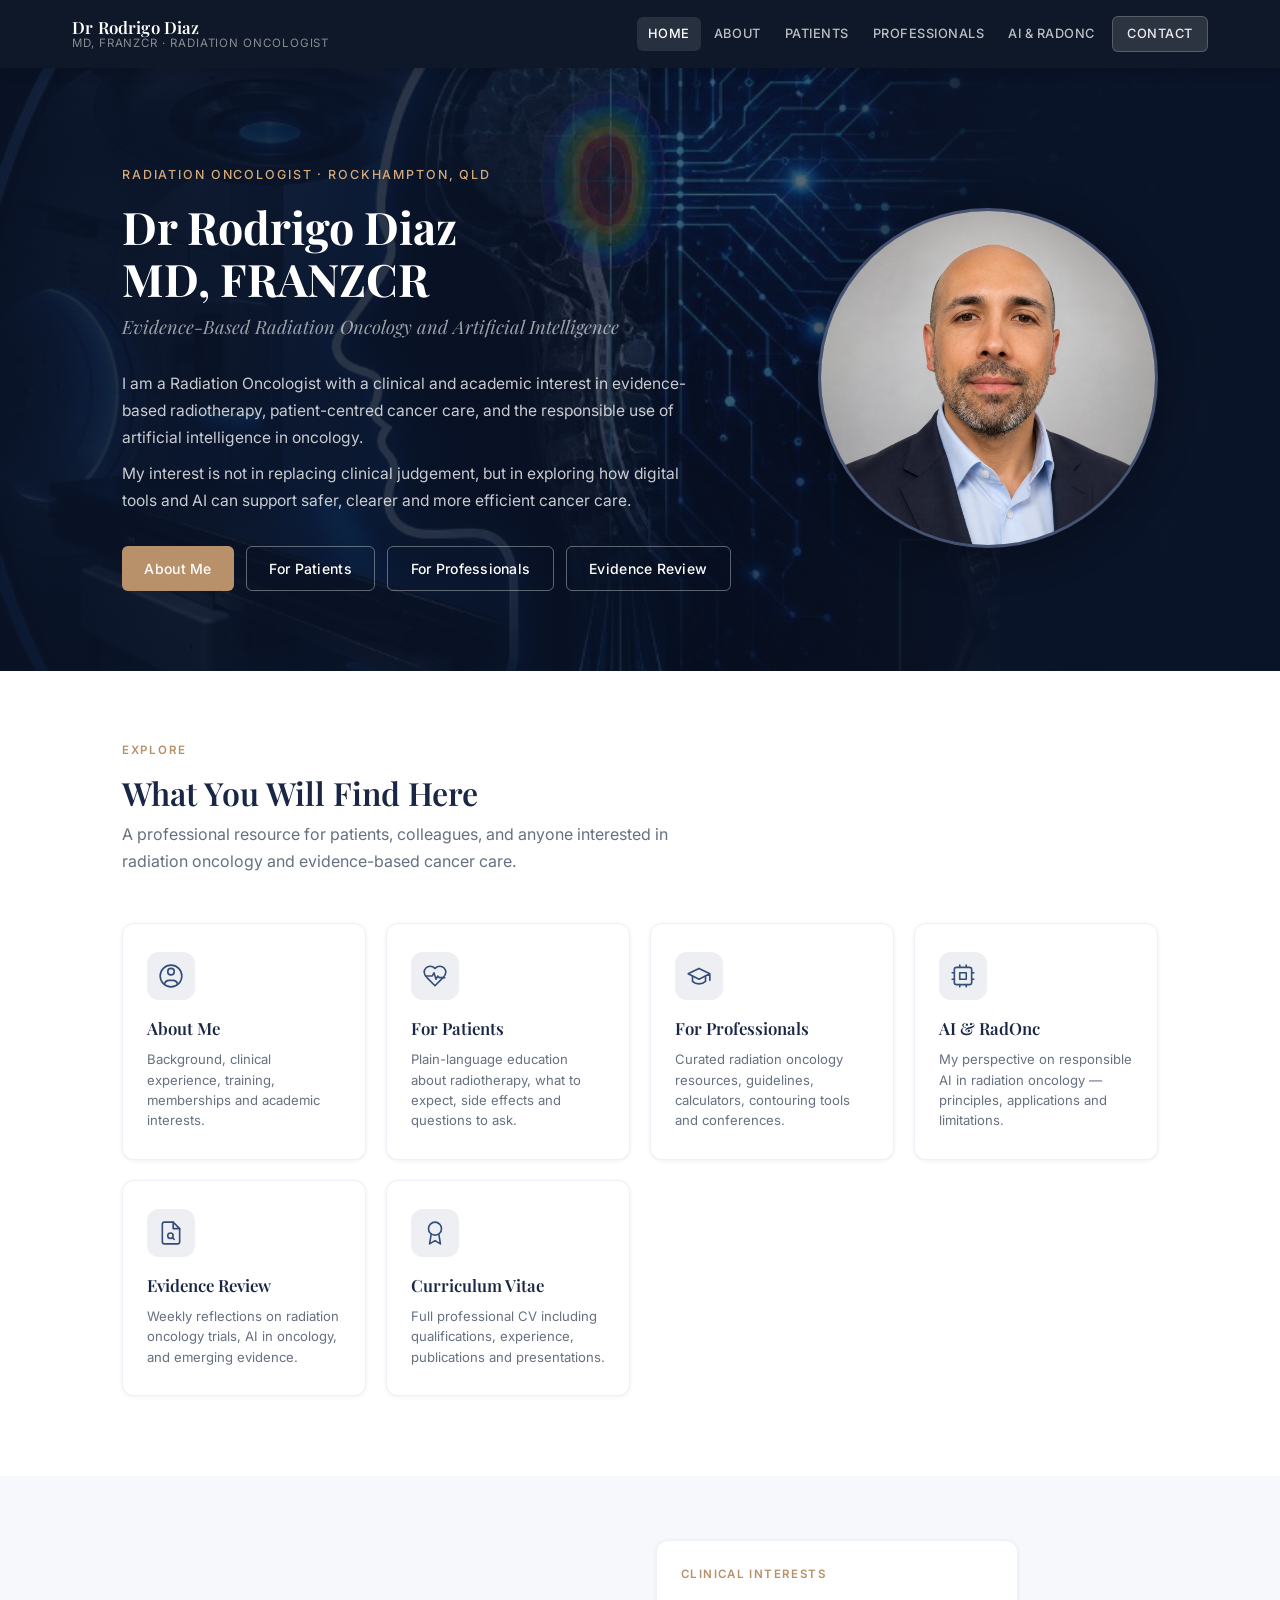
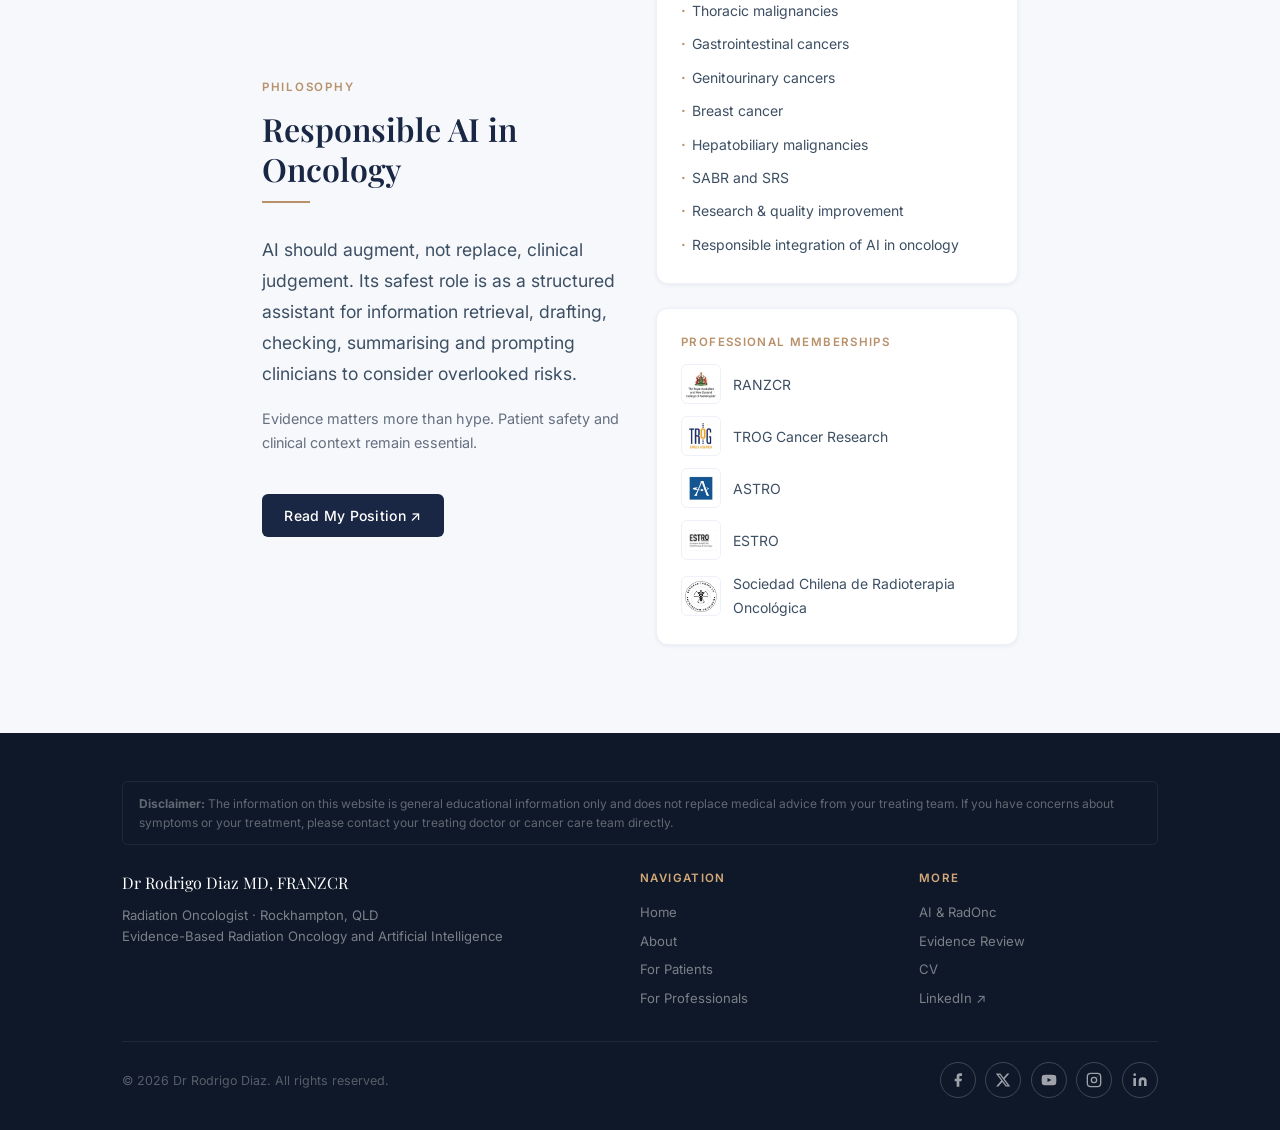
<file: index.html>
<!DOCTYPE html>
<html lang="en">
<head>
<meta charset="UTF-8">
<meta name="viewport" content="width=device-width, initial-scale=1.0">
<title>Home | Dr Rodrigo Diaz MD FRANZCR</title>
<meta name="description" content="Dr Rodrigo Diaz, Radiation Oncologist. Evidence-Based Radiation Oncology and Artificial Intelligence.">
<link rel="stylesheet" href="css/style.css">

</head>
<body class="page-body">
<nav class="nav">
  <div class="nav__inner">
    <a href="index.html" class="nav__brand">
      <span class="nav__brand-name">Dr Rodrigo Diaz</span>
      <span class="nav__brand-title">MD, FRANZCR &middot; Radiation Oncologist</span>
    </a>
    <button class="nav__toggle" aria-label="Toggle menu">
      <span></span><span></span><span></span>
    </button>
    <div class="nav__links">
      <a href="index.html" class="nav__link">Home</a>
      <a href="about.html" class="nav__link">About</a>
      <a href="patients.html" class="nav__link">Patients</a>
      <a href="professionals.html" class="nav__link">Professionals</a>
      <a href="ai.html" class="nav__link">AI &amp; RadOnc</a>
      <a href="contact.html" class="nav__link nav__link--cta">Contact</a>
    </div>
  </div>
</nav>

<section class="hero" style="position:relative">
  <img src="assets/hero-ai-bg.jpg" alt="" aria-hidden="true"
       style="position:absolute;top:0;left:0;width:100%;height:100%;object-fit:cover;opacity:0.9;z-index:0;pointer-events:none;">
  <!-- Spine CT faded in bottom-right corner -->
  <img src="assets/spine-ct.jpg" alt="" aria-hidden="true"
       style="position:absolute;bottom:0;right:0;height:65%;width:auto;opacity:0.25;z-index:0;pointer-events:none;">
  <!-- Fade-out overlay over spine to blend into background -->
  <div style="position:absolute;bottom:0;right:0;height:58%;width:280px;background:linear-gradient(to right,rgba(10,20,40,1) 0%,rgba(10,20,40,0.3) 40%,rgba(10,20,40,0) 100%);z-index:0;pointer-events:none;"></div>
  <div style="position:absolute;bottom:0;right:0;height:58%;width:280px;background:linear-gradient(to top,rgba(10,20,40,0.8) 0%,rgba(10,20,40,0) 30%);z-index:0;pointer-events:none;"></div>
  <div style="position:absolute;top:0;left:0;right:0;bottom:0;background:linear-gradient(90deg,rgba(10,20,40,0.88) 0%,rgba(10,20,40,0.82) 40%,rgba(10,20,40,0.35) 65%,rgba(10,20,40,0.05) 100%);z-index:0;pointer-events:none;"></div>
  <!-- Hide fake CT portion on right of AI background image -->
  <div style="position:absolute;top:0;right:0;width:48%;height:100%;background:linear-gradient(to right,rgba(10,20,40,0) 0%,rgba(10,20,40,0.96) 55%,rgba(10,20,40,1) 100%);z-index:0;pointer-events:none;"></div>
  <div class="hero__inner" style="position:relative;z-index:1">
    <div>
      <span class="hero__eyebrow">Radiation Oncologist &middot; Rockhampton, QLD</span>
      <h1 class="hero__title">Dr Rodrigo Diaz<br>MD, FRANZCR</h1>
      <span class="hero__subtitle">Evidence-Based Radiation Oncology and Artificial Intelligence</span>
      <div class="hero__desc">
        <p>I am a Radiation Oncologist with a clinical and academic interest in evidence-based radiotherapy, patient-centred cancer care, and the responsible use of artificial intelligence in oncology.</p>
        <p>My interest is not in replacing clinical judgement, but in exploring how digital tools and AI can support safer, clearer and more efficient cancer care.</p>
      </div>
      <div class="hero__buttons">
        <a href="about.html" class="btn btn--primary">About Me</a>
        <a href="patients.html" class="btn btn--outline">For Patients</a>
        <a href="professionals.html" class="btn btn--outline">For Professionals</a>
        <a href="blog.html" class="btn btn--outline">Evidence Review</a>
      </div>
    </div>
                <div class="hero__photo">
        <img src="assets/rodrigo-diaz.jpg" alt="Dr Rodrigo Diaz">
      </div></div>
    </div>
  </div>
</section>

<section style="padding:4rem 0 5rem; background:var(--white)">
  <div class="container">
    <div class="section-header">
      <span class="section-label">Explore</span>
      <h2 class="section-title">What You Will Find Here</h2>
      <p class="section-desc">A professional resource for patients, colleagues, and anyone interested in radiation oncology and evidence-based cancer care.</p>
    </div>
    <div class="nav-cards">
      <a href="about.html" class="nav-card">
        <span class="nav-card__icon" style="color:var(--navy-light); display:flex; align-items:center; margin-bottom:0.9rem"><span style="display:inline-flex;align-items:center;justify-content:center;background:rgba(26,58,100,0.08);border-radius:12px;padding:11px"><svg width="26" height="26" viewBox="0 0 24 24" fill="none" stroke="currentColor" stroke-width="1.5" stroke-linecap="round" stroke-linejoin="round"><circle cx="12" cy="12" r="10"/><circle cx="12" cy="8" r="3"/><path d="M6.168 18.849A4 4 0 0 1 10 16h4a4 4 0 0 1 3.832 2.849"/></svg></span></span>
        <p class="nav-card__title">About Me</p>
        <p class="nav-card__desc">Background, clinical experience, training, memberships and academic interests.</p>
      </a>
      <a href="patients.html" class="nav-card">
        <span class="nav-card__icon" style="color:var(--navy-light); display:flex; align-items:center; margin-bottom:0.9rem"><span style="display:inline-flex;align-items:center;justify-content:center;background:rgba(26,58,100,0.08);border-radius:12px;padding:11px"><svg width="26" height="26" viewBox="0 0 24 24" fill="none" stroke="currentColor" stroke-width="1.5" stroke-linecap="round" stroke-linejoin="round"><path d="M19 14c1.49-1.46 3-3.21 3-5.5A5.5 5.5 0 0 0 16.5 3c-1.76 0-3 .5-4.5 2-1.5-1.5-2.74-2-4.5-2A5.5 5.5 0 0 0 2 8.5c0 2.3 1.5 4.05 3 5.5l7 7Z"/><path d="M3.22 12H9.5l1.5-3 2 6 1.5-3 1.5 1.5H21"/></svg></span></span>
        <p class="nav-card__title">For Patients</p>
        <p class="nav-card__desc">Plain-language education about radiotherapy, what to expect, side effects and questions to ask.</p>
      </a>
      <a href="professionals.html" class="nav-card">
        <span class="nav-card__icon" style="color:var(--navy-light); display:flex; align-items:center; margin-bottom:0.9rem"><span style="display:inline-flex;align-items:center;justify-content:center;background:rgba(26,58,100,0.08);border-radius:12px;padding:11px"><svg width="26" height="26" viewBox="0 0 24 24" fill="none" stroke="currentColor" stroke-width="1.5" stroke-linecap="round" stroke-linejoin="round"><path d="M22 10v6M2 10l10-5 10 5-10 5z"/><path d="M6 12v5c3 3 9 3 12 0v-5"/></svg></span></span>
        <p class="nav-card__title">For Professionals</p>
        <p class="nav-card__desc">Curated radiation oncology resources, guidelines, calculators, contouring tools and conferences.</p>
      </a>
      <a href="ai.html" class="nav-card">
        <span class="nav-card__icon" style="color:var(--navy-light); display:flex; align-items:center; margin-bottom:0.9rem"><span style="display:inline-flex;align-items:center;justify-content:center;background:rgba(26,58,100,0.08);border-radius:12px;padding:11px"><svg width="26" height="26" viewBox="0 0 24 24" fill="none" stroke="currentColor" stroke-width="1.5" stroke-linecap="round" stroke-linejoin="round"><rect x="4" y="4" width="16" height="16" rx="2"/><rect x="9" y="9" width="6" height="6"/><path d="M15 2v2M15 20v2M2 15h2M2 9h2M20 15h2M20 9h2M9 2v2M9 20v2"/></svg></span></span>
        <p class="nav-card__title">AI &amp; RadOnc</p>
        <p class="nav-card__desc">My perspective on responsible AI in radiation oncology &mdash; principles, applications and limitations.</p>
      </a>
      <a href="blog.html" class="nav-card">
        <span class="nav-card__icon" style="color:var(--navy-light); display:flex; align-items:center; margin-bottom:0.9rem"><span style="display:inline-flex;align-items:center;justify-content:center;background:rgba(26,58,100,0.08);border-radius:12px;padding:11px"><svg width="26" height="26" viewBox="0 0 24 24" fill="none" stroke="currentColor" stroke-width="1.5" stroke-linecap="round" stroke-linejoin="round"><path d="M14 2H6a2 2 0 0 0-2 2v16a2 2 0 0 0 2 2h12a2 2 0 0 0 2-2V8z"/><polyline points="14 2 14 8 20 8"/><circle cx="11.5" cy="14.5" r="2.5"/><path d="M13.25 16.25 15 18"/></svg></span></span>
        <p class="nav-card__title">Evidence Review</p>
        <p class="nav-card__desc">Weekly reflections on radiation oncology trials, AI in oncology, and emerging evidence.</p>
      </a>
      <a href="cv.html" class="nav-card">
        <span class="nav-card__icon" style="color:var(--navy-light); display:flex; align-items:center; margin-bottom:0.9rem"><span style="display:inline-flex;align-items:center;justify-content:center;background:rgba(26,58,100,0.08);border-radius:12px;padding:11px"><svg width="26" height="26" viewBox="0 0 24 24" fill="none" stroke="currentColor" stroke-width="1.5" stroke-linecap="round" stroke-linejoin="round"><circle cx="12" cy="8" r="6"/><path d="M15.477 12.89 17 22l-5-3-5 3 1.523-9.11"/></svg></span></span>
        <p class="nav-card__title">Curriculum Vitae</p>
        <p class="nav-card__desc">Full professional CV including qualifications, experience, publications and presentations.</p>
      </a>
    </div>
  </div>
</section>

<section style="background:var(--bg); padding:4rem 0">
  <div class="container--narrow">
    <div class="two-col" style="gap:2rem; align-items:center">
      <div>
        <span class="section-label">Philosophy</span>
        <h2 class="section-title">Responsible AI in Oncology</h2>
        <hr class="divider--gold">
        <p class="lead">AI should augment, not replace, clinical judgement. Its safest role is as a structured assistant for information retrieval, drafting, checking, summarising and prompting clinicians to consider overlooked risks.</p>
        <p style="font-size:0.9rem; color:var(--text-light); margin-top:0.5rem">Evidence matters more than hype. Patient safety and clinical context remain essential.</p>
        <a href="ai.html" class="btn btn--navy mt-3">Read My Position &#8599;</a>
      </div>
      <div>
        <div class="sidebar-card">
          <p class="sidebar-card__title">Clinical Interests</p>
          <ul class="sidebar-list">
            <li>Thoracic malignancies</li>
            <li>Gastrointestinal cancers</li>
            <li>Genitourinary cancers</li>
            <li>Breast cancer</li>
            <li>Hepatobiliary malignancies</li>
            <li>SABR and SRS</li>
            <li>Research &amp; quality improvement</li>
            <li>Responsible integration of AI in oncology</li>
          </ul>
        </div>
        <div class="sidebar-card">
          <p class="sidebar-card__title">Professional Memberships</p>
          <div style="display:flex;flex-direction:column;gap:0.75rem;margin-top:0.25rem">
            <div style="display:flex;align-items:center;gap:0.75rem">
              <img src="assets/ranzcr-logo.jpg" width="40" height="40" style="border-radius:6px;flex-shrink:0;object-fit:contain;background:#fff;padding:3px;border:1px solid var(--border-light)" alt="RANZCR">
              <span style="font-size:0.875rem;color:var(--text-mid)">RANZCR</span>
            </div>
            <div style="display:flex;align-items:center;gap:0.75rem">
              <img src="assets/trog-logo.jpg" width="40" height="40" style="border-radius:6px;flex-shrink:0;object-fit:contain;background:#fff;padding:3px;border:1px solid var(--border-light)" alt="TROG">
              <span style="font-size:0.875rem;color:var(--text-mid)">TROG Cancer Research</span>
            </div>
            <div style="display:flex;align-items:center;gap:0.75rem">
              <img src="assets/astro-logo.jpg" width="40" height="40" style="border-radius:6px;flex-shrink:0;object-fit:contain;background:#fff;padding:3px;border:1px solid var(--border-light)" alt="ASTRO">
              <span style="font-size:0.875rem;color:var(--text-mid)">ASTRO</span>
            </div>
            <div style="display:flex;align-items:center;gap:0.75rem">
              <img src="assets/estro-logo.jpg" width="40" height="40" style="border-radius:6px;flex-shrink:0;object-fit:contain;background:#fff;padding:3px;border:1px solid var(--border-light)" alt="ESTRO">
              <span style="font-size:0.875rem;color:var(--text-mid)">ESTRO</span>
            </div>
            <div style="display:flex;align-items:center;gap:0.75rem">
              <img src="assets/socchilena-logo.jpg" width="40" height="40" style="border-radius:6px;flex-shrink:0;object-fit:contain;background:#fff;padding:3px;border:1px solid var(--border-light)" alt="Sociedad Chilena de Radioterapia Oncológica">
              <span style="font-size:0.875rem;color:var(--text-mid)">Sociedad Chilena de Radioterapia Oncol&oacute;gica</span>
            </div>
          </div>
        </div>
      </div>
    </div>
  </div>
</section>

<footer class="footer">
  <div class="container">
    <div class="footer__disclaimer">
      <strong>Disclaimer:</strong> The information on this website is general educational information only and does not replace medical advice from your treating team. If you have concerns about symptoms or your treatment, please contact your treating doctor or cancer care team directly.
    </div>
    <div class="footer__inner">
      <div>
        <p class="footer__brand-name">Dr Rodrigo Diaz MD, FRANZCR</p>
        <p class="footer__brand-text">Radiation Oncologist &middot; Rockhampton, QLD<br>Evidence-Based Radiation Oncology and Artificial Intelligence</p>
      </div>
      <div>
        <p class="footer__col-title">Navigation</p>
        <div class="footer__links">
          <a href="index.html">Home</a>
          <a href="about.html">About</a>
          <a href="patients.html">For Patients</a>
          <a href="professionals.html">For Professionals</a>
        </div>
      </div>
      <div>
        <p class="footer__col-title">More</p>
        <div class="footer__links">
          <a href="ai.html">AI &amp; RadOnc</a>
          <a href="blog.html">Evidence Review</a>
          <a href="cv.html">CV</a>
          <a href="https://www.linkedin.com/in/" target="_blank">LinkedIn &#8599;</a>
        </div>
      </div>
    </div>
    <div class="footer__bottom">
      <span>&copy; 2026 Dr Rodrigo Diaz. All rights reserved.</span>
      <div class="social-bar"><a href="#" target="_blank" class="social-icon" aria-label="Facebook"><svg viewBox="0 0 24 24" fill="currentColor"><path d="M18 2h-3a5 5 0 0 0-5 5v3H7v4h3v8h4v-8h3l1-4h-4V7a1 1 0 0 1 1-1h3z"/></svg></a>
<a href="https://x.com/RadoncVault" target="_blank" class="social-icon" aria-label="X"><svg viewBox="0 0 24 24" fill="currentColor"><path d="M18.244 2.25h3.308l-7.227 8.26 8.502 11.24H16.17l-5.214-6.817L4.99 21.75H1.68l7.73-8.835L1.254 2.25H8.08l4.713 6.231zm-1.161 17.52h1.833L7.084 4.126H5.117z"/></svg></a>
<a href="#" target="_blank" class="social-icon" aria-label="Youtube"><svg viewBox="0 0 24 24" fill="currentColor"><path d="M22.54 6.42a2.78 2.78 0 0 0-1.95-1.96C18.88 4 12 4 12 4s-6.88 0-8.59.46a2.78 2.78 0 0 0-1.95 1.96A29 29 0 0 0 1 12a29 29 0 0 0 .46 5.58A2.78 2.78 0 0 0 3.41 19.6C5.12 20.06 12 20.06 12 20.06s6.88 0 8.59-.46a2.78 2.78 0 0 0 1.95-1.95A29 29 0 0 0 23 12a29 29 0 0 0-.46-5.58z"/><polygon fill="var(--navy-dark)" points="9.75 15.02 15.5 12 9.75 8.98 9.75 15.02"/></svg></a>
<a href="#" target="_blank" class="social-icon" aria-label="Instagram"><svg viewBox="0 0 24 24" fill="none" stroke="currentColor" stroke-width="2" stroke-linecap="round" stroke-linejoin="round"><rect x="2" y="2" width="20" height="20" rx="5" ry="5"/><circle cx="12" cy="12" r="4"/><circle cx="17.5" cy="6.5" r="0.5" fill="currentColor" stroke="none"/></svg></a>
<a href="https://www.linkedin.com/in/" target="_blank" class="social-icon" aria-label="Linkedin"><svg viewBox="0 0 24 24" fill="currentColor"><path d="M16 8a6 6 0 0 1 6 6v7h-4v-7a2 2 0 0 0-2-2 2 2 0 0 0-2 2v7h-4v-7a6 6 0 0 1 6-6z"/><rect x="2" y="9" width="4" height="12"/><circle cx="4" cy="4" r="2"/></svg></a>
</div>
    </div>
  </div>
</footer>
<script src="js/main.js"></script>
</body>
</html>
</file>
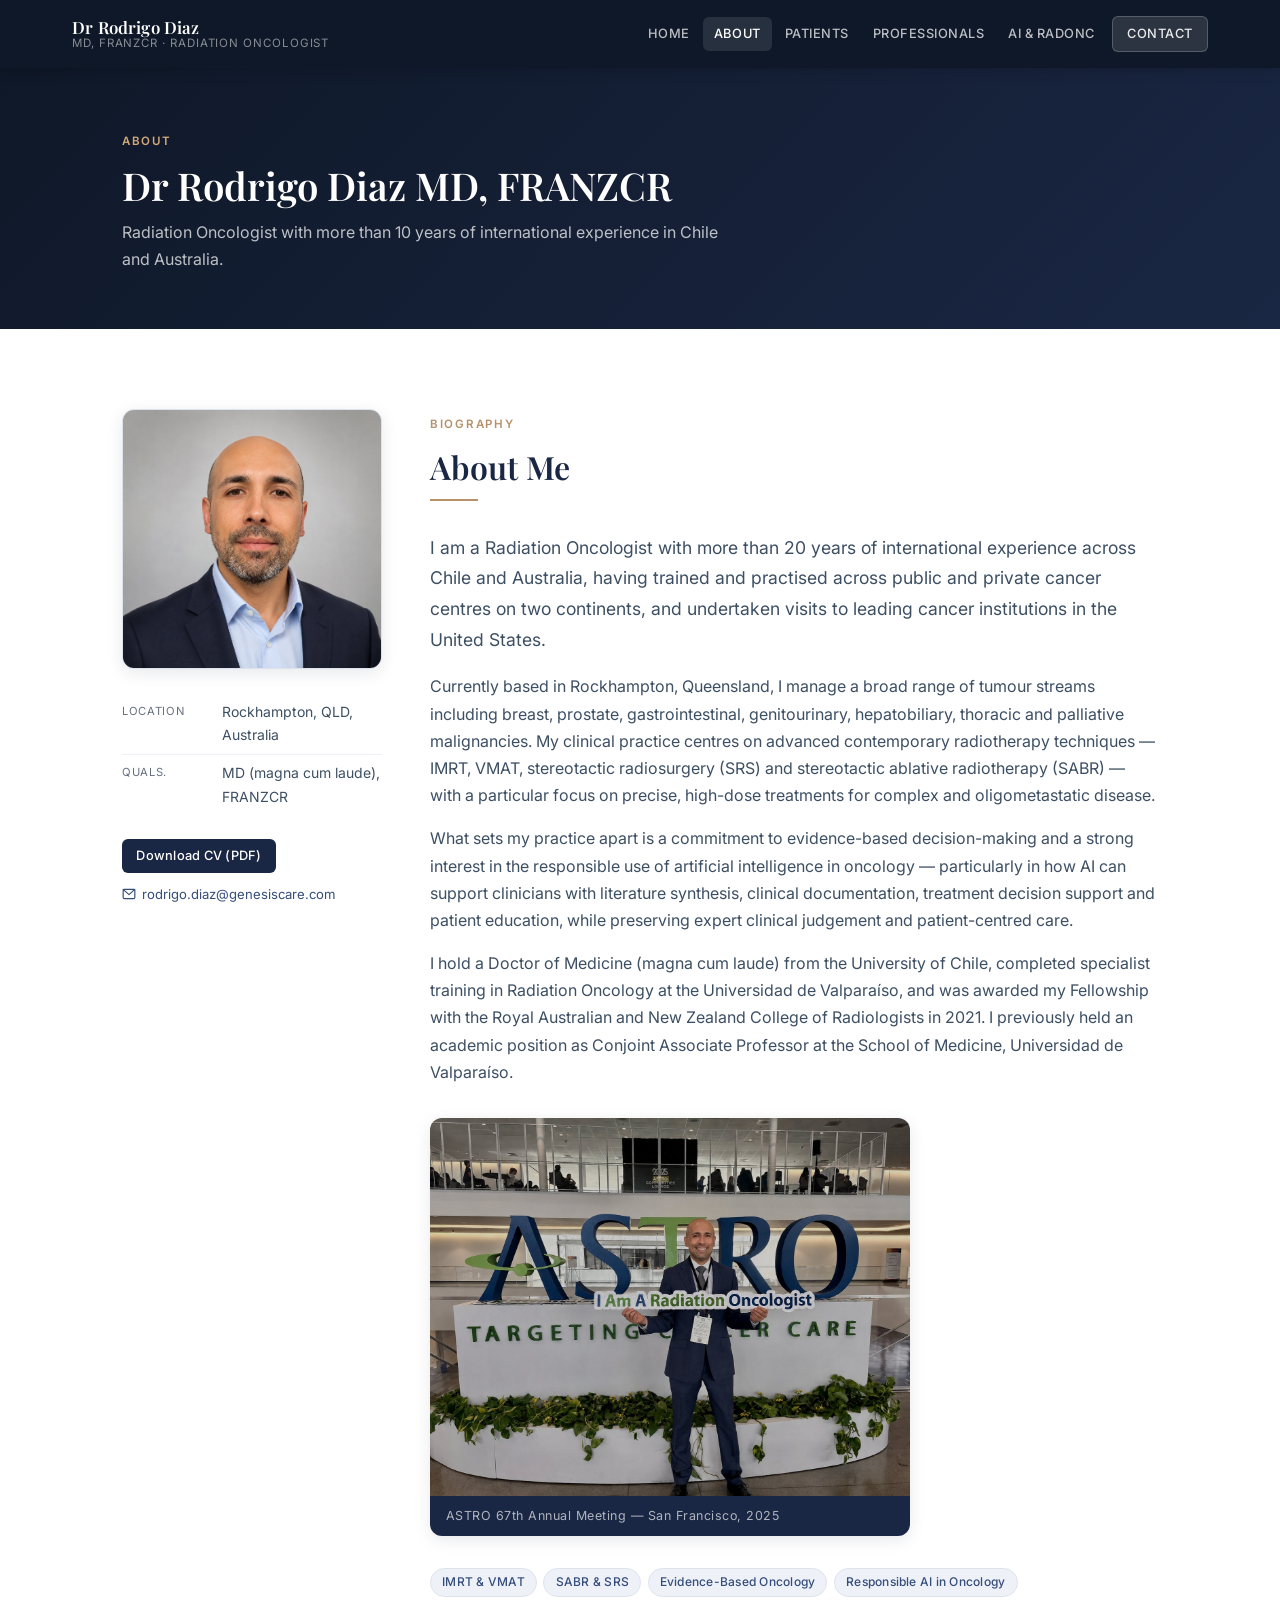
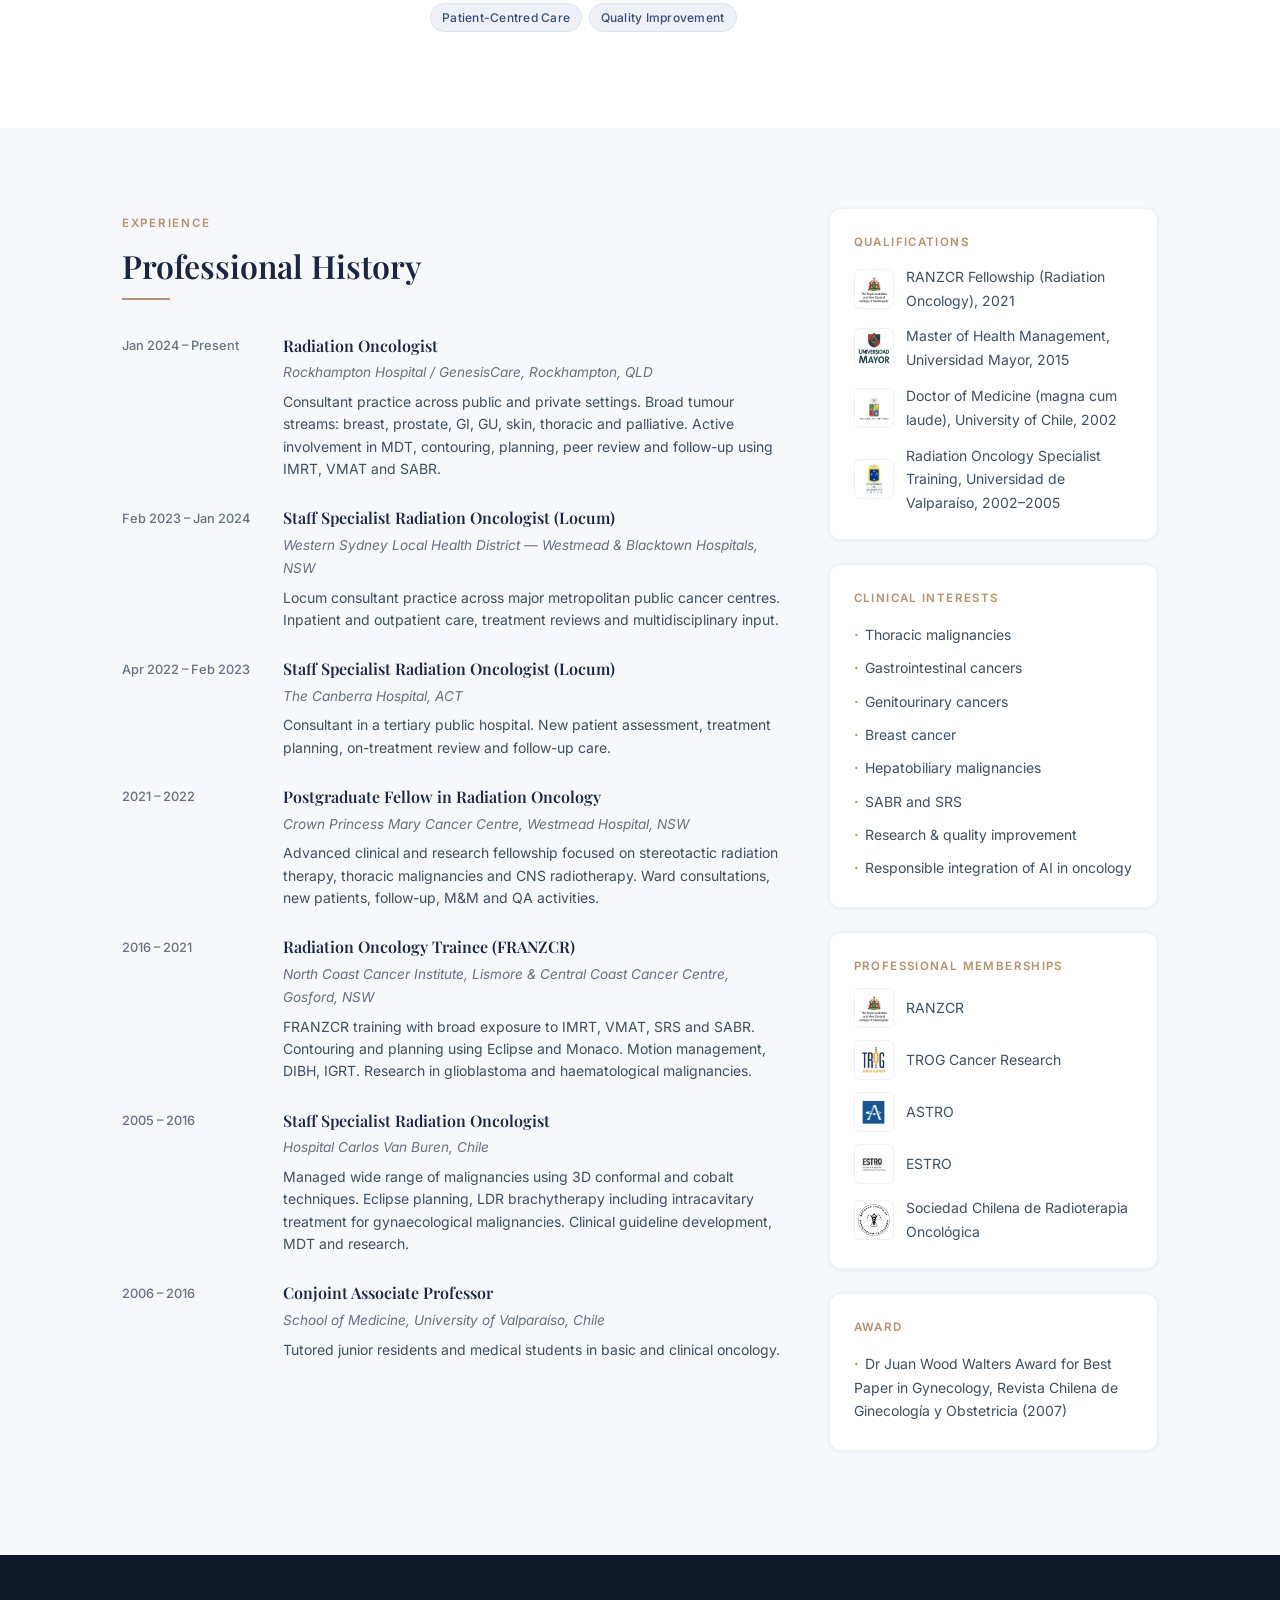
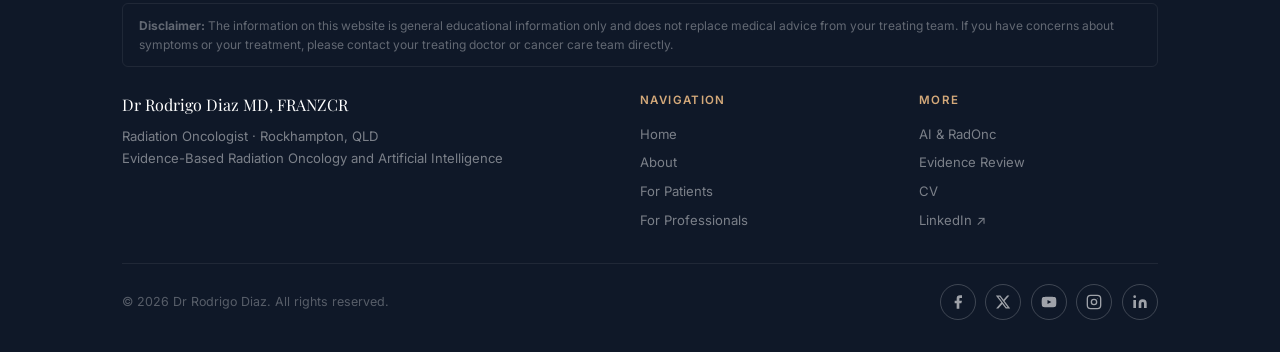
<file: about.html>
<!DOCTYPE html>
<html lang="en">
<head>
<meta charset="UTF-8">
<meta name="viewport" content="width=device-width, initial-scale=1.0">
<title>About | Dr Rodrigo Diaz MD FRANZCR</title>
<meta name="description" content="Dr Rodrigo Diaz, Radiation Oncologist. Evidence-Based Radiation Oncology and Artificial Intelligence.">
<link rel="stylesheet" href="css/style.css">

</head>
<body class="page-body">
<nav class="nav">
  <div class="nav__inner">
    <a href="index.html" class="nav__brand">
      <span class="nav__brand-name">Dr Rodrigo Diaz</span>
      <span class="nav__brand-title">MD, FRANZCR &middot; Radiation Oncologist</span>
    </a>
    <button class="nav__toggle" aria-label="Toggle menu">
      <span></span><span></span><span></span>
    </button>
    <div class="nav__links">
      <a href="index.html" class="nav__link">Home</a>
      <a href="about.html" class="nav__link">About</a>
      <a href="patients.html" class="nav__link">Patients</a>
      <a href="professionals.html" class="nav__link">Professionals</a>
      <a href="ai.html" class="nav__link">AI &amp; RadOnc</a>
      <a href="contact.html" class="nav__link nav__link--cta">Contact</a>
    </div>
  </div>
</nav>

<div class="page-hero">
  <div class="container">
    <span class="page-hero__eyebrow">About</span>
    <h1 class="page-hero__title">Dr Rodrigo Diaz MD, FRANZCR</h1>
    <p class="page-hero__desc">Radiation Oncologist with more than 10 years of international experience in Chile and Australia.</p>
  </div>
</div>

<section style="background:var(--white)">
  <div class="container">
    <div class="about-profile">
      <div>
        <div class="about-photo">
          <img src="assets/rodrigo-diaz.jpg" alt="Dr Rodrigo Diaz">
        </div>
        <div class="mt-3">
          <div class="about-meta">
            <div class="about-meta__item">
              <span class="about-meta__label">Location</span>
              <span>Rockhampton, QLD, Australia</span>
            </div>

            <div class="about-meta__item">
              <span class="about-meta__label">Quals.</span>
              <span>MD (magna cum laude), FRANZCR</span>
            </div>

          </div>
          <a href="assets/Rodrigo_Diaz_CV.pdf" class="btn btn--navy btn--sm" download>Download CV (PDF)</a>
        <a href="mailto:rodrigo.diaz@genesiscare.com" style="display:inline-flex;align-items:center;gap:0.4rem;margin-top:0.6rem;font-size:0.82rem;color:var(--navy-light);white-space:nowrap;text-decoration:none">
          <svg width="14" height="14" viewBox="0 0 24 24" fill="none" stroke="currentColor" stroke-width="2" stroke-linecap="round" stroke-linejoin="round"><rect x="2" y="4" width="20" height="16" rx="2"/><polyline points="2,4 12,13 22,4"/></svg>
          rodrigo.diaz@genesiscare.com
        </a>
        </div>
      </div>
      <div>
        <span class="section-label">Biography</span>
        <h2 class="section-title">About Me</h2>
        <hr class="divider--gold">
        <p class="lead">I am a Radiation Oncologist with more than 20 years of international experience across Chile and Australia, having trained and practised across public and private cancer centres on two continents, and undertaken visits to leading cancer institutions in the United States.</p>
        <p>Currently based in Rockhampton, Queensland, I manage a broad range of tumour streams including breast, prostate, gastrointestinal, genitourinary, hepatobiliary, thoracic and palliative malignancies. My clinical practice centres on advanced contemporary radiotherapy techniques &mdash; IMRT, VMAT, stereotactic radiosurgery (SRS) and stereotactic ablative radiotherapy (SABR) &mdash; with a particular focus on precise, high-dose treatments for complex and oligometastatic disease.</p>
        <p>What sets my practice apart is a commitment to evidence-based decision-making and a strong interest in the responsible use of artificial intelligence in oncology &mdash; particularly in how AI can support clinicians with literature synthesis, clinical documentation, treatment decision support and patient education, while preserving expert clinical judgement and patient-centred care.</p>
        <p>I hold a Doctor of Medicine (magna cum laude) from the University of Chile, completed specialist training in Radiation Oncology at the Universidad de Valpara&iacute;so, and was awarded my Fellowship with the Royal Australian and New Zealand College of Radiologists in 2021. I previously held an academic position as Conjoint Associate Professor at the School of Medicine, Universidad de Valpara&iacute;so.</p>

        <!-- ASTRO photo -->
        <div style="margin:2rem 0; border-radius:var(--radius-lg); overflow:hidden; box-shadow:var(--shadow-md); max-width:480px">
          <img src="assets/about-astro.jpg" alt="Dr Rodrigo Diaz at ASTRO 2025, San Francisco" style="width:100%; display:block;">
          <div style="background:var(--navy); padding:0.6rem 1rem">
            <p style="font-size:0.78rem; color:rgba(255,255,255,0.65); margin:0; font-family:var(--font-sans); letter-spacing:0.04em">ASTRO 67th Annual Meeting &mdash; San Francisco, 2025</p>
          </div>
        </div>

        <div class="tags mt-4">
          <span class="tag tag--navy">IMRT &amp; VMAT</span>
          <span class="tag tag--navy">SABR &amp; SRS</span>
          <span class="tag tag--navy">Evidence-Based Oncology</span>
          <span class="tag tag--navy">Responsible AI in Oncology</span>
          <span class="tag tag--navy">Patient-Centred Care</span>
          <span class="tag tag--navy">Quality Improvement</span>
        </div>
      </div>
    </div>
  </div>
</section>

<section style="background:var(--bg)">
  <div class="container">
    <div class="two-col--wide two-col">
      <div>
        <span class="section-label">Experience</span>
        <h2 class="section-title">Professional History</h2>
        <hr class="divider--gold">
        <div class="timeline">
          <div class="timeline-item">
            <span class="timeline-item__date">Jan 2024 &ndash; Present</span>
            <div>
              <p class="timeline-item__title">Radiation Oncologist</p>
              <p class="timeline-item__sub">Rockhampton Hospital / GenesisCare, Rockhampton, QLD</p>
              <p class="timeline-item__desc">Consultant practice across public and private settings. Broad tumour streams: breast, prostate, GI, GU, skin, thoracic and palliative. Active involvement in MDT, contouring, planning, peer review and follow-up using IMRT, VMAT and SABR.</p>
            </div>
          </div>
          <div class="timeline-item">
            <span class="timeline-item__date">Feb 2023 &ndash; Jan 2024</span>
            <div>
              <p class="timeline-item__title">Staff Specialist Radiation Oncologist (Locum)</p>
              <p class="timeline-item__sub">Western Sydney Local Health District &mdash; Westmead &amp; Blacktown Hospitals, NSW</p>
              <p class="timeline-item__desc">Locum consultant practice across major metropolitan public cancer centres. Inpatient and outpatient care, treatment reviews and multidisciplinary input.</p>
            </div>
          </div>
          <div class="timeline-item">
            <span class="timeline-item__date">Apr 2022 &ndash; Feb 2023</span>
            <div>
              <p class="timeline-item__title">Staff Specialist Radiation Oncologist (Locum)</p>
              <p class="timeline-item__sub">The Canberra Hospital, ACT</p>
              <p class="timeline-item__desc">Consultant in a tertiary public hospital. New patient assessment, treatment planning, on-treatment review and follow-up care.</p>
            </div>
          </div>
          <div class="timeline-item">
            <span class="timeline-item__date">2021 &ndash; 2022</span>
            <div>
              <p class="timeline-item__title">Postgraduate Fellow in Radiation Oncology</p>
              <p class="timeline-item__sub">Crown Princess Mary Cancer Centre, Westmead Hospital, NSW</p>
              <p class="timeline-item__desc">Advanced clinical and research fellowship focused on stereotactic radiation therapy, thoracic malignancies and CNS radiotherapy. Ward consultations, new patients, follow-up, M&amp;M and QA activities.</p>
            </div>
          </div>
          <div class="timeline-item">
            <span class="timeline-item__date">2016 &ndash; 2021</span>
            <div>
              <p class="timeline-item__title">Radiation Oncology Trainee (FRANZCR)</p>
              <p class="timeline-item__sub">North Coast Cancer Institute, Lismore &amp; Central Coast Cancer Centre, Gosford, NSW</p>
              <p class="timeline-item__desc">FRANZCR training with broad exposure to IMRT, VMAT, SRS and SABR. Contouring and planning using Eclipse and Monaco. Motion management, DIBH, IGRT. Research in glioblastoma and haematological malignancies.</p>
            </div>
          </div>
          <div class="timeline-item">
            <span class="timeline-item__date">2005 &ndash; 2016</span>
            <div>
              <p class="timeline-item__title">Staff Specialist Radiation Oncologist</p>
              <p class="timeline-item__sub">Hospital Carlos Van Buren, Chile</p>
              <p class="timeline-item__desc">Managed wide range of malignancies using 3D conformal and cobalt techniques. Eclipse planning, LDR brachytherapy including intracavitary treatment for gynaecological malignancies. Clinical guideline development, MDT and research.</p>
            </div>
          </div>
          <div class="timeline-item">
            <span class="timeline-item__date">2006 &ndash; 2016</span>
            <div>
              <p class="timeline-item__title">Conjoint Associate Professor</p>
              <p class="timeline-item__sub">School of Medicine, University of Valpara&iacute;so, Chile</p>
              <p class="timeline-item__desc">Tutored junior residents and medical students in basic and clinical oncology.</p>
            </div>
          </div>
        </div>
      </div>

      <div>
        <div class="sidebar-card">
          <p class="sidebar-card__title">Qualifications</p>
          <div style="display:flex;flex-direction:column;gap:0.75rem;margin-top:0.25rem">
            <div style="display:flex;align-items:center;gap:0.75rem">
              <img src="assets/ranzcr-logo.jpg" width="40" height="40" style="border-radius:6px;flex-shrink:0;object-fit:contain;background:#fff;padding:3px;border:1px solid var(--border-light)" alt="RANZCR">
              <span style="font-size:0.875rem;color:var(--text-mid)">RANZCR Fellowship (Radiation Oncology), 2021</span>
            </div>
            <div style="display:flex;align-items:center;gap:0.75rem">
              <img src="assets/umayor-logo.jpg" width="40" height="40" style="border-radius:6px;flex-shrink:0;object-fit:contain;background:#fff;padding:3px;border:1px solid var(--border-light)" alt="Universidad Mayor">
              <span style="font-size:0.875rem;color:var(--text-mid)">Master of Health Management, Universidad Mayor, 2015</span>
            </div>
            <div style="display:flex;align-items:center;gap:0.75rem">
              <img src="assets/uchile-logo.jpg" width="40" height="40" style="border-radius:6px;flex-shrink:0;object-fit:contain;background:#fff;padding:3px;border:1px solid var(--border-light)" alt="Universidad de Chile">
              <span style="font-size:0.875rem;color:var(--text-mid)">Doctor of Medicine (magna cum laude), University of Chile, 2002</span>
            </div>
            <div style="display:flex;align-items:center;gap:0.75rem">
              <img src="assets/uvalparaiso-logo.jpg" width="40" height="40" style="border-radius:6px;flex-shrink:0;object-fit:contain;background:#fff;padding:3px;border:1px solid var(--border-light)" alt="Universidad de Valparaíso">
              <span style="font-size:0.875rem;color:var(--text-mid)">Radiation Oncology Specialist Training, Universidad de Valpara&iacute;so, 2002&ndash;2005</span>
            </div>
          </div>
        </div>
        <div class="sidebar-card">
          <p class="sidebar-card__title">Clinical Interests</p>
          <ul class="sidebar-list">
            <li>Thoracic malignancies</li>
            <li>Gastrointestinal cancers</li>
            <li>Genitourinary cancers</li>
            <li>Breast cancer</li>
            <li>Hepatobiliary malignancies</li>
            <li>SABR and SRS</li>
            <li>Research &amp; quality improvement</li>
            <li>Responsible integration of AI in oncology</li>
          </ul>
        </div>
        <div class="sidebar-card">
          <p class="sidebar-card__title">Professional Memberships</p>
          <div style="display:flex;flex-direction:column;gap:0.75rem;margin-top:0.25rem">
            <div style="display:flex;align-items:center;gap:0.75rem">
              <img src="assets/ranzcr-logo.jpg" width="40" height="40" style="border-radius:6px;flex-shrink:0;object-fit:contain;background:#fff;padding:3px;border:1px solid var(--border-light)" alt="RANZCR">
              <span style="font-size:0.875rem;color:var(--text-mid)">RANZCR</span>
            </div>
            <div style="display:flex;align-items:center;gap:0.75rem">
              <img src="assets/trog-logo.jpg" width="40" height="40" style="border-radius:6px;flex-shrink:0;object-fit:contain;background:#fff;padding:3px;border:1px solid var(--border-light)" alt="TROG">
              <span style="font-size:0.875rem;color:var(--text-mid)">TROG Cancer Research</span>
            </div>
            <div style="display:flex;align-items:center;gap:0.75rem">
              <img src="assets/astro-logo.jpg" width="40" height="40" style="border-radius:6px;flex-shrink:0;object-fit:contain;background:#fff;padding:3px;border:1px solid var(--border-light)" alt="ASTRO">
              <span style="font-size:0.875rem;color:var(--text-mid)">ASTRO</span>
            </div>
            <div style="display:flex;align-items:center;gap:0.75rem">
              <img src="assets/estro-logo.jpg" width="40" height="40" style="border-radius:6px;flex-shrink:0;object-fit:contain;background:#fff;padding:3px;border:1px solid var(--border-light)" alt="ESTRO">
              <span style="font-size:0.875rem;color:var(--text-mid)">ESTRO</span>
            </div>
            <div style="display:flex;align-items:center;gap:0.75rem">
              <img src="assets/socchilena-logo.jpg" width="40" height="40" style="border-radius:6px;flex-shrink:0;object-fit:contain;background:#fff;padding:3px;border:1px solid var(--border-light)" alt="Sociedad Chilena de Radioterapia Oncológica">
              <span style="font-size:0.875rem;color:var(--text-mid)">Sociedad Chilena de Radioterapia Oncol&oacute;gica</span>
            </div>
          </div>
        </div>
        <div class="sidebar-card">
          <p class="sidebar-card__title">Award</p>
          <ul class="sidebar-list">
            <li>Dr Juan Wood Walters Award for Best Paper in Gynecology, Revista Chilena de Ginecolog&iacute;a y Obstetricia (2007)</li>
          </ul>
        </div>
      </div>
    </div>
  </div>
</section>

<footer class="footer">
  <div class="container">
    <div class="footer__disclaimer">
      <strong>Disclaimer:</strong> The information on this website is general educational information only and does not replace medical advice from your treating team. If you have concerns about symptoms or your treatment, please contact your treating doctor or cancer care team directly.
    </div>
    <div class="footer__inner">
      <div>
        <p class="footer__brand-name">Dr Rodrigo Diaz MD, FRANZCR</p>
        <p class="footer__brand-text">Radiation Oncologist &middot; Rockhampton, QLD<br>Evidence-Based Radiation Oncology and Artificial Intelligence</p>
      </div>
      <div>
        <p class="footer__col-title">Navigation</p>
        <div class="footer__links">
          <a href="index.html">Home</a>
          <a href="about.html">About</a>
          <a href="patients.html">For Patients</a>
          <a href="professionals.html">For Professionals</a>
        </div>
      </div>
      <div>
        <p class="footer__col-title">More</p>
        <div class="footer__links">
          <a href="ai.html">AI &amp; RadOnc</a>
          <a href="blog.html">Evidence Review</a>
          <a href="cv.html">CV</a>
          <a href="https://www.linkedin.com/in/" target="_blank">LinkedIn &#8599;</a>
        </div>
      </div>
    </div>
    <div class="footer__bottom">
      <span>&copy; 2026 Dr Rodrigo Diaz. All rights reserved.</span>
      <div class="social-bar"><a href="#" target="_blank" class="social-icon" aria-label="Facebook"><svg viewBox="0 0 24 24" fill="currentColor"><path d="M18 2h-3a5 5 0 0 0-5 5v3H7v4h3v8h4v-8h3l1-4h-4V7a1 1 0 0 1 1-1h3z"/></svg></a>
<a href="https://x.com/RadoncVault" target="_blank" class="social-icon" aria-label="X"><svg viewBox="0 0 24 24" fill="currentColor"><path d="M18.244 2.25h3.308l-7.227 8.26 8.502 11.24H16.17l-5.214-6.817L4.99 21.75H1.68l7.73-8.835L1.254 2.25H8.08l4.713 6.231zm-1.161 17.52h1.833L7.084 4.126H5.117z"/></svg></a>
<a href="#" target="_blank" class="social-icon" aria-label="Youtube"><svg viewBox="0 0 24 24" fill="currentColor"><path d="M22.54 6.42a2.78 2.78 0 0 0-1.95-1.96C18.88 4 12 4 12 4s-6.88 0-8.59.46a2.78 2.78 0 0 0-1.95 1.96A29 29 0 0 0 1 12a29 29 0 0 0 .46 5.58A2.78 2.78 0 0 0 3.41 19.6C5.12 20.06 12 20.06 12 20.06s6.88 0 8.59-.46a2.78 2.78 0 0 0 1.95-1.95A29 29 0 0 0 23 12a29 29 0 0 0-.46-5.58z"/><polygon fill="var(--navy-dark)" points="9.75 15.02 15.5 12 9.75 8.98 9.75 15.02"/></svg></a>
<a href="#" target="_blank" class="social-icon" aria-label="Instagram"><svg viewBox="0 0 24 24" fill="none" stroke="currentColor" stroke-width="2" stroke-linecap="round" stroke-linejoin="round"><rect x="2" y="2" width="20" height="20" rx="5" ry="5"/><circle cx="12" cy="12" r="4"/><circle cx="17.5" cy="6.5" r="0.5" fill="currentColor" stroke="none"/></svg></a>
<a href="https://www.linkedin.com/in/" target="_blank" class="social-icon" aria-label="Linkedin"><svg viewBox="0 0 24 24" fill="currentColor"><path d="M16 8a6 6 0 0 1 6 6v7h-4v-7a2 2 0 0 0-2-2 2 2 0 0 0-2 2v7h-4v-7a6 6 0 0 1 6-6z"/><rect x="2" y="9" width="4" height="12"/><circle cx="4" cy="4" r="2"/></svg></a>
</div>
    </div>
  </div>
</footer>
<script src="js/main.js"></script>
</body>
</html>
</file>
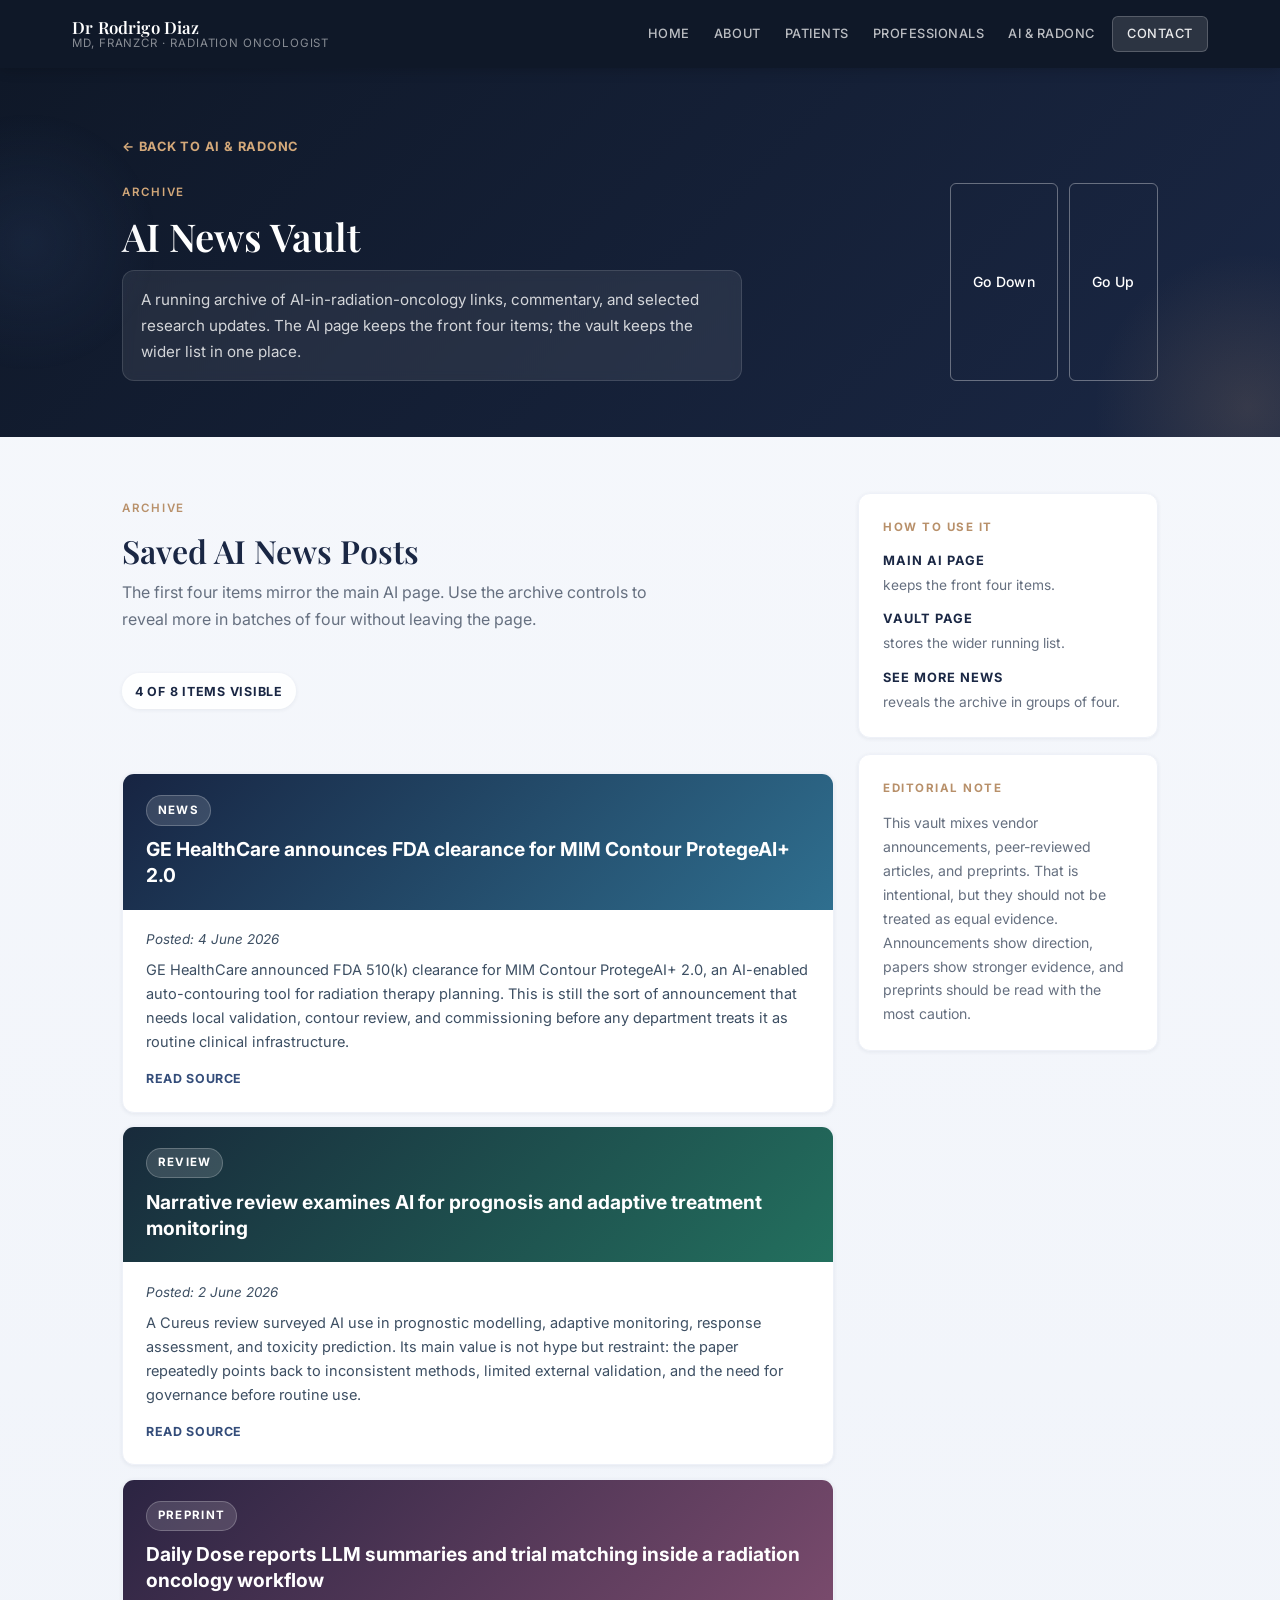
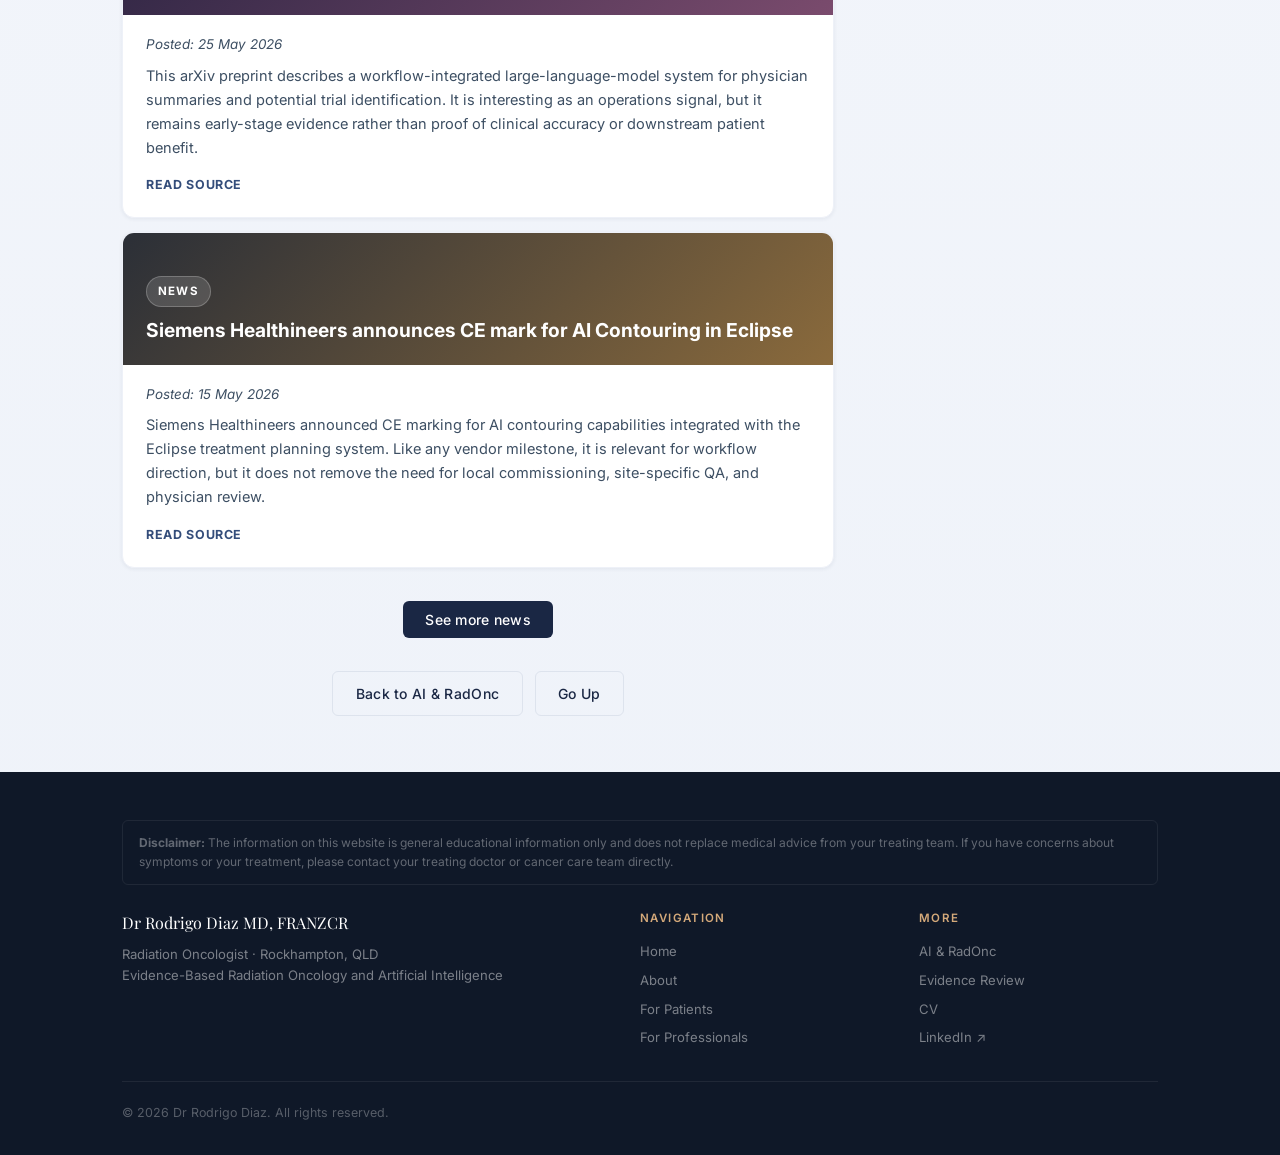
<file: ai-news-vault.html>
<!DOCTYPE html>
<html lang="en">
<head>
<meta charset="UTF-8">
<meta name="viewport" content="width=device-width, initial-scale=1.0">
<title>AI News Vault | Dr Rodrigo Diaz MD FRANZCR</title>
<meta name="description" content="AI News Vault: a running archive of selected AI and radiation oncology links, commentary, and research updates.">
<link rel="stylesheet" href="css/style.css">
</head>
<body class="page-body vault-page" id="top">
<nav class="nav">
  <div class="nav__inner">
    <a href="index.html" class="nav__brand">
      <span class="nav__brand-name">Dr Rodrigo Diaz</span>
      <span class="nav__brand-title">MD, FRANZCR &middot; Radiation Oncologist</span>
    </a>
    <button class="nav__toggle" aria-label="Toggle menu">
      <span></span><span></span><span></span>
    </button>
    <div class="nav__links">
      <a href="index.html" class="nav__link">Home</a>
      <a href="about.html" class="nav__link">About</a>
      <a href="patients.html" class="nav__link">Patients</a>
      <a href="professionals.html" class="nav__link">Professionals</a>
      <a href="ai.html" class="nav__link">AI &amp; RadOnc</a>
      <a href="contact.html" class="nav__link nav__link--cta">Contact</a>
    </div>
  </div>
</nav>

<div class="page-hero vault-hero">
  <div class="container">
    <a href="ai.html#ai-news" class="vault-backlink">&#8592; Back to AI &amp; RadOnc</a>
    <div class="vault-toolbar">
      <div>
        <span class="page-hero__eyebrow">Archive</span>
        <h1 class="page-hero__title">AI News Vault</h1>
        <div class="vault-intro">
          <p>A running archive of AI-in-radiation-oncology links, commentary, and selected research updates. The AI page keeps the front four items; the vault keeps the wider list in one place.</p>
        </div>
      </div>
      <div class="vault-toolbar__group">
        <a href="#vault-archive" class="btn btn--outline">Go Down</a>
        <a href="#top" class="btn btn--outline">Go Up</a>
      </div>
    </div>
  </div>
</div>

<section class="tight vault-anchor" id="vault-archive">
  <div class="container">
    <div class="vault-shell">
      <div class="vault-main">
        <div class="section-header">
          <span class="section-label">Archive</span>
          <h2 class="section-title">Saved AI News Posts</h2>
          <p class="section-desc">The first four items mirror the main AI page. Use the archive controls to reveal more in batches of four without leaving the page.</p>
          <span class="vault-count" data-reveal-count="vault-list">4 of 8 items visible</span>
        </div>

        <div class="radonc-news__posts" id="vault-list" data-reveal-list data-reveal-initial="4" data-reveal-step="4" aria-label="AI News Vault posts">
          <article class="radonc-post" data-reveal-item>
            <div class="radonc-post__thumb radonc-post__thumb--post1" aria-hidden="true">
              <span>News</span>
              <h3 class="radonc-post__title">GE HealthCare announces FDA clearance for MIM Contour ProtegeAI+ 2.0</h3>
            </div>
            <div class="radonc-post__body">
              <p class="radonc-post__meta">Posted: 4 June 2026</p>
              <p class="radonc-post__excerpt">GE HealthCare announced FDA 510(k) clearance for MIM Contour ProtegeAI+ 2.0, an AI-enabled auto-contouring tool for radiation therapy planning. This is still the sort of announcement that needs local validation, contour review, and commissioning before any department treats it as routine clinical infrastructure.</p>
              <a href="https://www.gehealthcare.com/en-us/about/newsroom/press-releases/ge-healthcare-receives-fda-510-k-clearance-for-mim-contour-protegeai-2-0-advancing-ai-enabled-radiation-therapy-planning-with-expanded-clinical-capabilities" class="radonc-post__link" target="_blank" rel="noopener">Read source</a>
            </div>
          </article>

          <article class="radonc-post" data-reveal-item>
            <div class="radonc-post__thumb radonc-post__thumb--post2" aria-hidden="true">
              <span>Review</span>
              <h3 class="radonc-post__title">Narrative review examines AI for prognosis and adaptive treatment monitoring</h3>
            </div>
            <div class="radonc-post__body">
              <p class="radonc-post__meta">Posted: 2 June 2026</p>
              <p class="radonc-post__excerpt">A Cureus review surveyed AI use in prognostic modelling, adaptive monitoring, response assessment, and toxicity prediction. Its main value is not hype but restraint: the paper repeatedly points back to inconsistent methods, limited external validation, and the need for governance before routine use.</p>
              <a href="https://www.cureus.com/articles/492572-artificial-intelligence-for-prognostic-modelling-and-adaptive-treatment-monitoring-in-radiation-oncology" class="radonc-post__link" target="_blank" rel="noopener">Read source</a>
            </div>
          </article>

          <article class="radonc-post" data-reveal-item>
            <div class="radonc-post__thumb radonc-post__thumb--post3" aria-hidden="true">
              <span>Preprint</span>
              <h3 class="radonc-post__title">Daily Dose reports LLM summaries and trial matching inside a radiation oncology workflow</h3>
            </div>
            <div class="radonc-post__body">
              <p class="radonc-post__meta">Posted: 25 May 2026</p>
              <p class="radonc-post__excerpt">This arXiv preprint describes a workflow-integrated large-language-model system for physician summaries and potential trial identification. It is interesting as an operations signal, but it remains early-stage evidence rather than proof of clinical accuracy or downstream patient benefit.</p>
              <a href="https://arxiv.org/abs/2605.26346" class="radonc-post__link" target="_blank" rel="noopener">Read source</a>
            </div>
          </article>

          <article class="radonc-post" data-reveal-item>
            <div class="radonc-post__thumb radonc-post__thumb--post4" aria-hidden="true">
              <span>News</span>
              <h3 class="radonc-post__title">Siemens Healthineers announces CE mark for AI Contouring in Eclipse</h3>
            </div>
            <div class="radonc-post__body">
              <p class="radonc-post__meta">Posted: 15 May 2026</p>
              <p class="radonc-post__excerpt">Siemens Healthineers announced CE marking for AI contouring capabilities integrated with the Eclipse treatment planning system. Like any vendor milestone, it is relevant for workflow direction, but it does not remove the need for local commissioning, site-specific QA, and physician review.</p>
              <a href="https://www.siemens-healthineers.com/press/releases/estro2026" class="radonc-post__link" target="_blank" rel="noopener">Read source</a>
            </div>
          </article>

          <article class="radonc-post is-hidden" data-reveal-item>
            <div class="radonc-post__thumb radonc-post__thumb--post2" aria-hidden="true">
              <span>Perspective</span>
              <h3 class="radonc-post__title">npj Digital Medicine outlines a human-centric model for intelligent treatment planning</h3>
            </div>
            <div class="radonc-post__body">
              <p class="radonc-post__meta">Published: 10 January 2026</p>
              <p class="radonc-post__excerpt">A perspective in <em>npj Digital Medicine</em> argues for human-centric intelligent treatment planning, with AI operating under clinician oversight rather than replacing planning judgment. It is useful because it focuses on workflow design, safety, and planner interaction instead of treating automation as a goal by itself.</p>
              <a href="https://www.nature.com/articles/s41746-026-02339-5" class="radonc-post__link" target="_blank" rel="noopener">Read source</a>
            </div>
          </article>

          <article class="radonc-post is-hidden" data-reveal-item>
            <div class="radonc-post__thumb radonc-post__thumb--post1" aria-hidden="true">
              <span>Research</span>
              <h3 class="radonc-post__title">Frontiers study reports daily AI-assisted adaptive bladder radiotherapy workflow</h3>
            </div>
            <div class="radonc-post__body">
              <p class="radonc-post__meta">Published: 12 February 2026</p>
              <p class="radonc-post__excerpt">A Frontiers in Oncology paper reported daily AI-assisted adaptive small-margin radiotherapy during trimodal therapy for muscle-invasive bladder cancer. This is closer to practice-facing evidence than a generic AI claim, because it sits inside an actual adaptive workflow rather than a purely technical benchmark.</p>
              <a href="https://www.frontiersin.org/journals/oncology/articles/10.3389/fonc.2026.1729810/full" class="radonc-post__link" target="_blank" rel="noopener">Read source</a>
            </div>
          </article>

          <article class="radonc-post is-hidden" data-reveal-item>
            <div class="radonc-post__thumb radonc-post__thumb--post4" aria-hidden="true">
              <span>Research</span>
              <h3 class="radonc-post__title">Explainable machine learning study targets xerostomia prediction during head-and-neck radiotherapy</h3>
            </div>
            <div class="radonc-post__body">
              <p class="radonc-post__meta">Published: 23 April 2026</p>
              <p class="radonc-post__excerpt">A <em>Radiation Oncology</em> paper used longitudinal delta-radiomics and explainable machine learning to predict radiation-induced xerostomia during head-and-neck treatment. It matters because the model is not only predictive but interpretable, which is much more clinically useful than a black-box score alone.</p>
              <a href="https://link.springer.com/article/10.1186/s13014-026-02846-5" class="radonc-post__link" target="_blank" rel="noopener">Read source</a>
            </div>
          </article>

          <article class="radonc-post is-hidden" data-reveal-item>
            <div class="radonc-post__thumb radonc-post__thumb--post3" aria-hidden="true">
              <span>Preprint</span>
              <h3 class="radonc-post__title">AIRT preprint claims end-to-end radiation treatment planning in under one second</h3>
            </div>
            <div class="radonc-post__body">
              <p class="radonc-post__meta">Submitted: 6 March 2026</p>
              <p class="radonc-post__excerpt">The AIRT arXiv preprint presents an end-to-end deep-learning framework for prostate VMAT planning in under one second. The speed claim is striking, but as with any preprint, the clinical takeaway should stay cautious until independent validation and real-world workflow testing catch up.</p>
              <a href="https://arxiv.org/abs/2603.06338" class="radonc-post__link" target="_blank" rel="noopener">Read source</a>
            </div>
          </article>
        </div>

        <div class="vault-controls">
          <button type="button" class="btn btn--navy" data-reveal-more="vault-list">See more news</button>
          <button type="button" class="btn btn--ghost" data-reveal-less="vault-list" hidden>Show fewer</button>
        </div>

        <div class="vault-controls">
          <a href="ai.html#ai-news" class="btn btn--ghost">Back to AI &amp; RadOnc</a>
          <a href="#top" class="btn btn--ghost">Go Up</a>
        </div>
      </div>

      <aside class="vault-side" aria-label="AI News Vault sidebar">
        <div class="sidebar-card">
          <p class="vault-side__label">How To Use It</p>
          <ul class="vault-side__list">
            <li><strong>Main AI page</strong> keeps the front four items.</li>
            <li><strong>Vault page</strong> stores the wider running list.</li>
            <li><strong>See more news</strong> reveals the archive in groups of four.</li>
          </ul>
        </div>

        <div class="sidebar-card">
          <p class="vault-side__label">Editorial Note</p>
          <p class="vault-section-note">This vault mixes vendor announcements, peer-reviewed articles, and preprints. That is intentional, but they should not be treated as equal evidence. Announcements show direction, papers show stronger evidence, and preprints should be read with the most caution.</p>
        </div>
      </aside>
    </div>
  </div>
</section>

<footer class="footer">
  <div class="container">
    <div class="footer__disclaimer">
      <strong>Disclaimer:</strong> The information on this website is general educational information only and does not replace medical advice from your treating team. If you have concerns about symptoms or your treatment, please contact your treating doctor or cancer care team directly.
    </div>
    <div class="footer__inner">
      <div>
        <p class="footer__brand-name">Dr Rodrigo Diaz MD, FRANZCR</p>
        <p class="footer__brand-text">Radiation Oncologist &middot; Rockhampton, QLD<br>Evidence-Based Radiation Oncology and Artificial Intelligence</p>
      </div>
      <div>
        <p class="footer__col-title">Navigation</p>
        <div class="footer__links">
          <a href="index.html">Home</a>
          <a href="about.html">About</a>
          <a href="patients.html">For Patients</a>
          <a href="professionals.html">For Professionals</a>
        </div>
      </div>
      <div>
        <p class="footer__col-title">More</p>
        <div class="footer__links">
          <a href="ai.html">AI &amp; RadOnc</a>
          <a href="blog.html">Evidence Review</a>
          <a href="cv.html">CV</a>
          <a href="https://www.linkedin.com/in/" target="_blank">LinkedIn &#8599;</a>
        </div>
      </div>
    </div>
    <div class="footer__bottom">
      <span>&copy; 2026 Dr Rodrigo Diaz. All rights reserved.</span>
    </div>
  </div>
</footer>
<script src="js/main.js"></script>
</body>
</html>
</file>
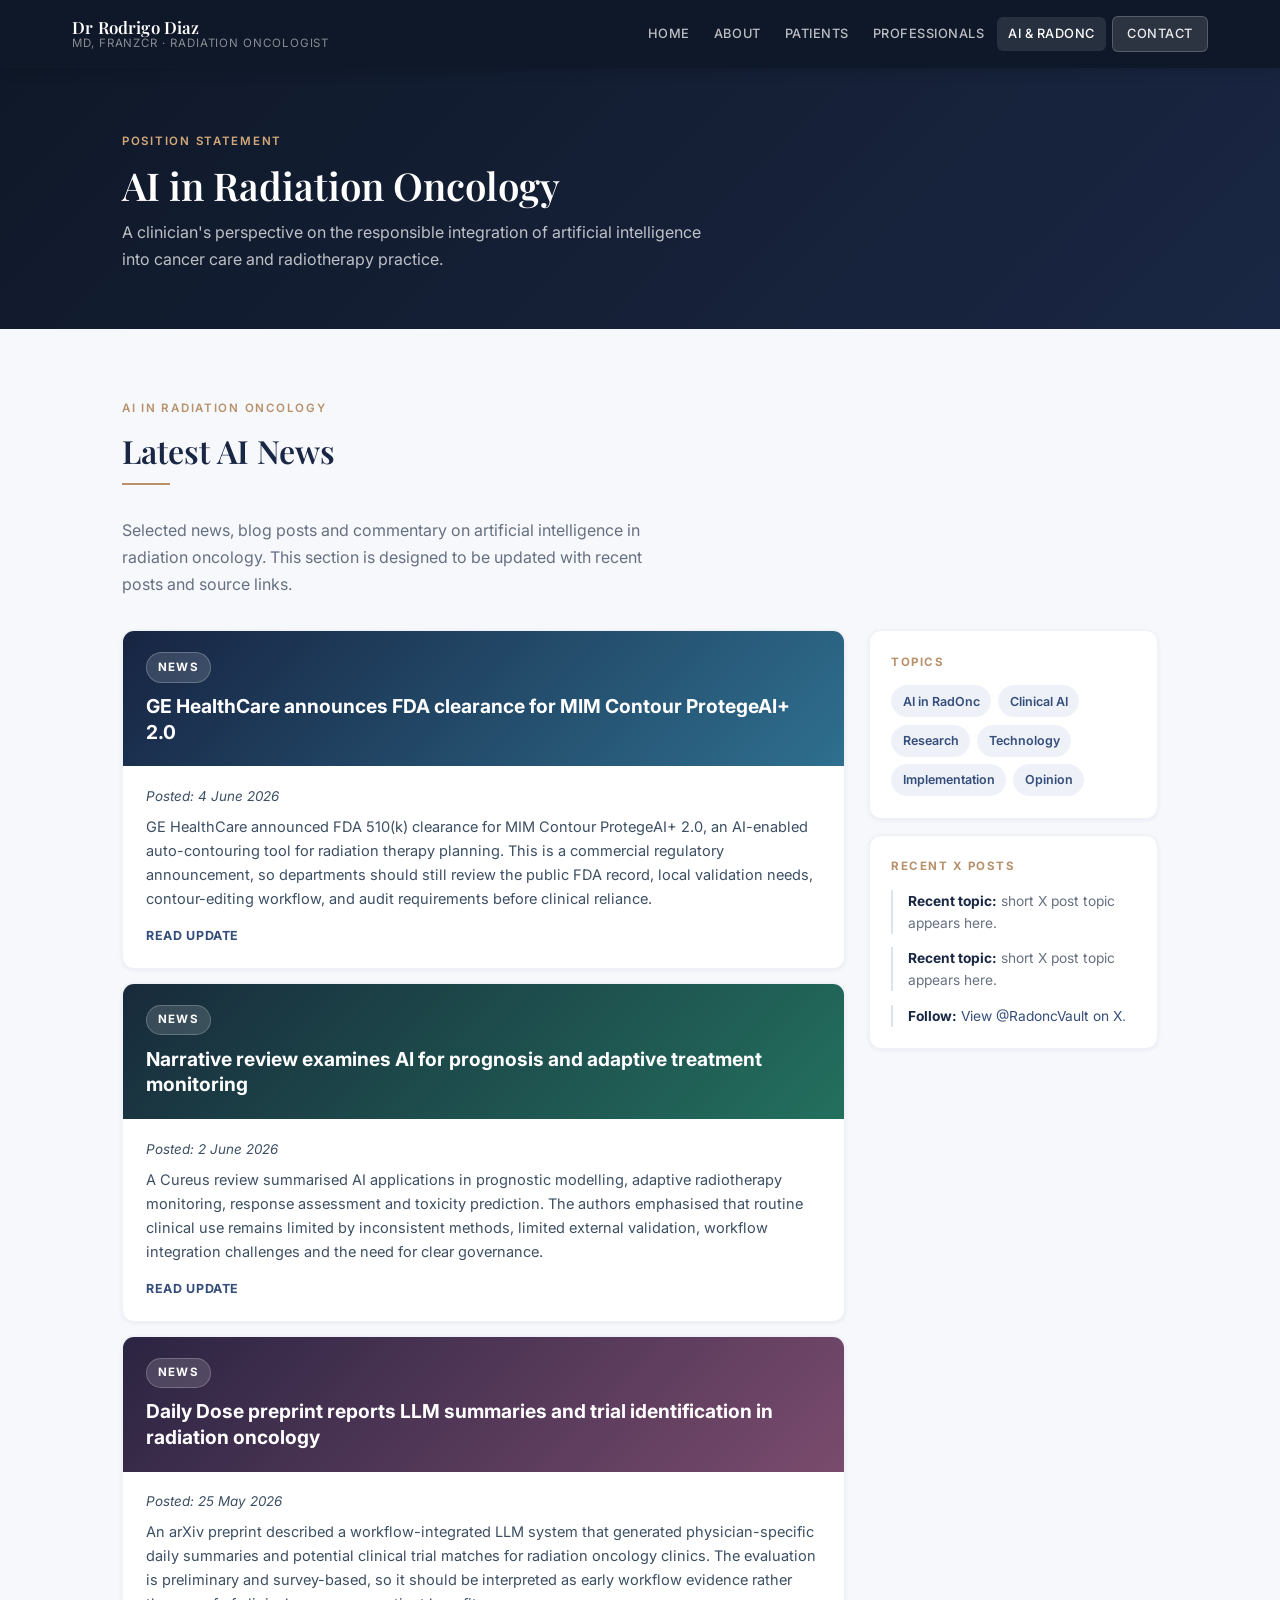
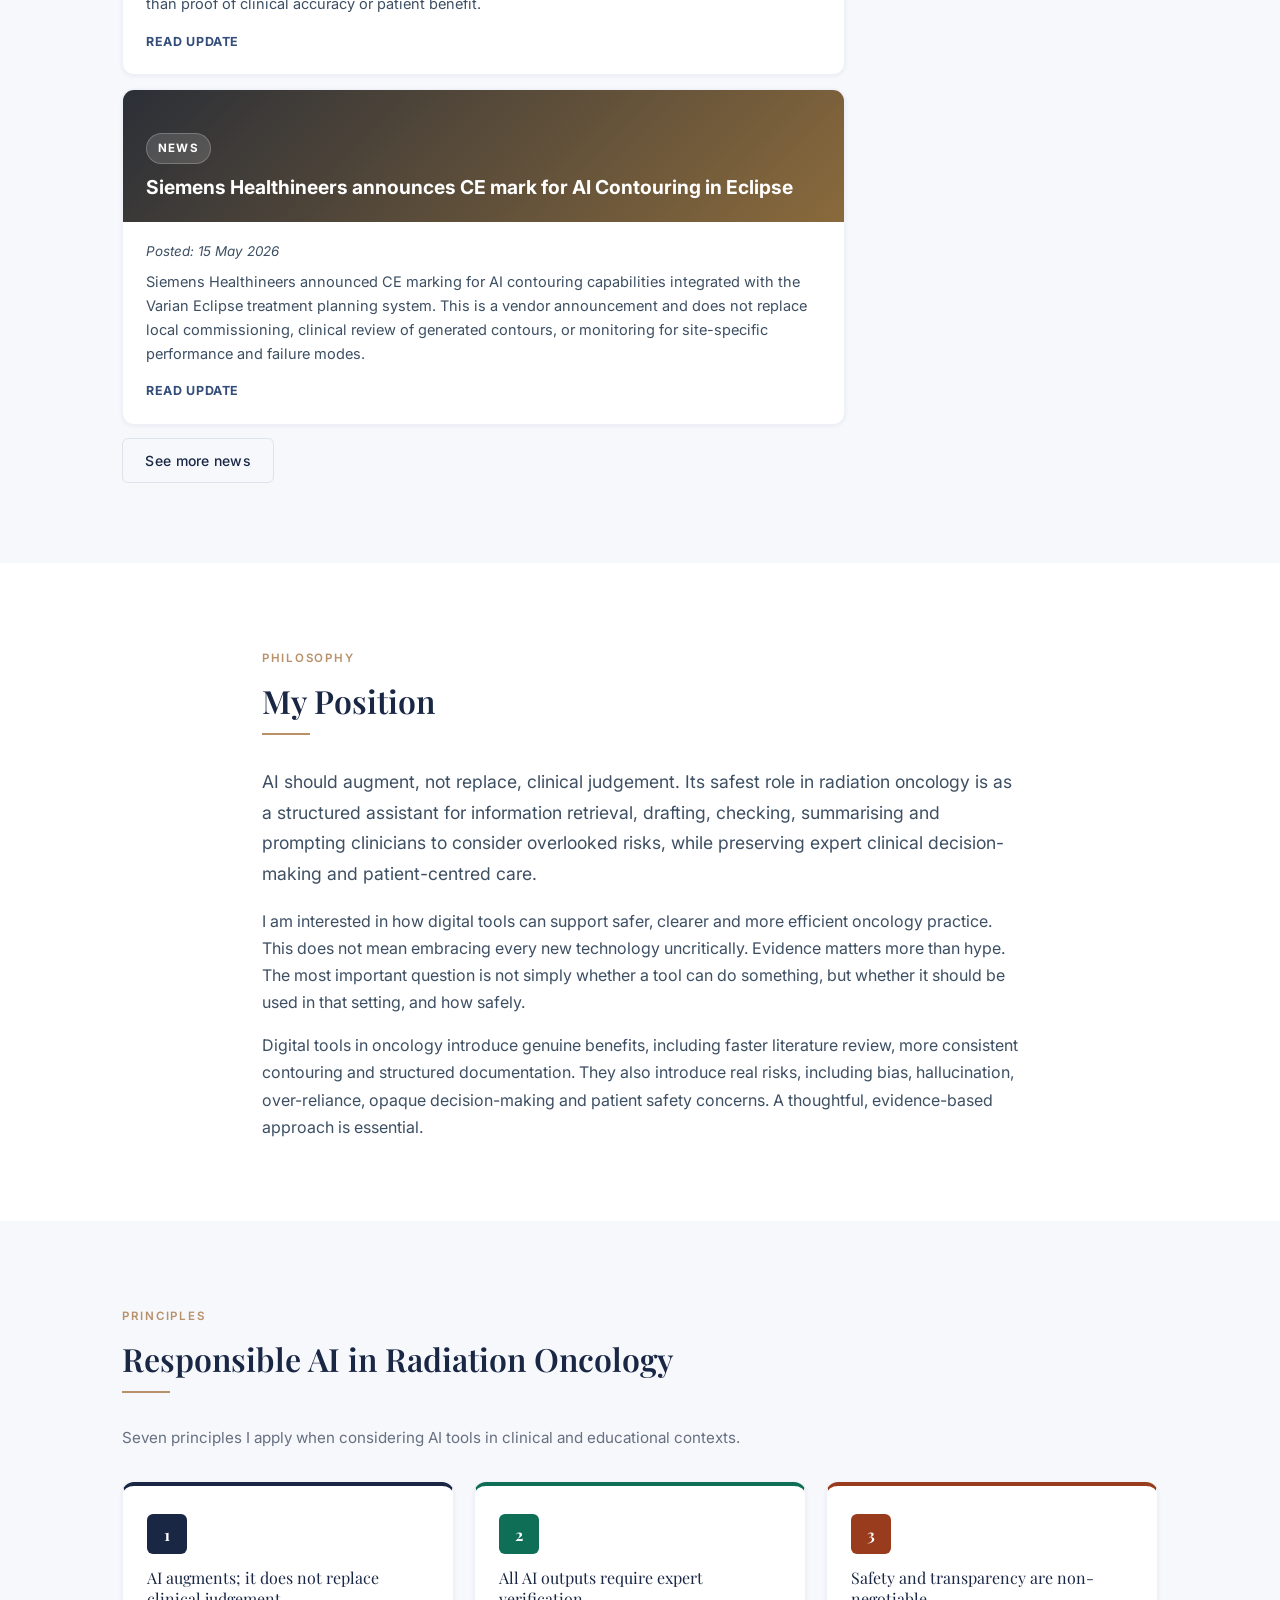
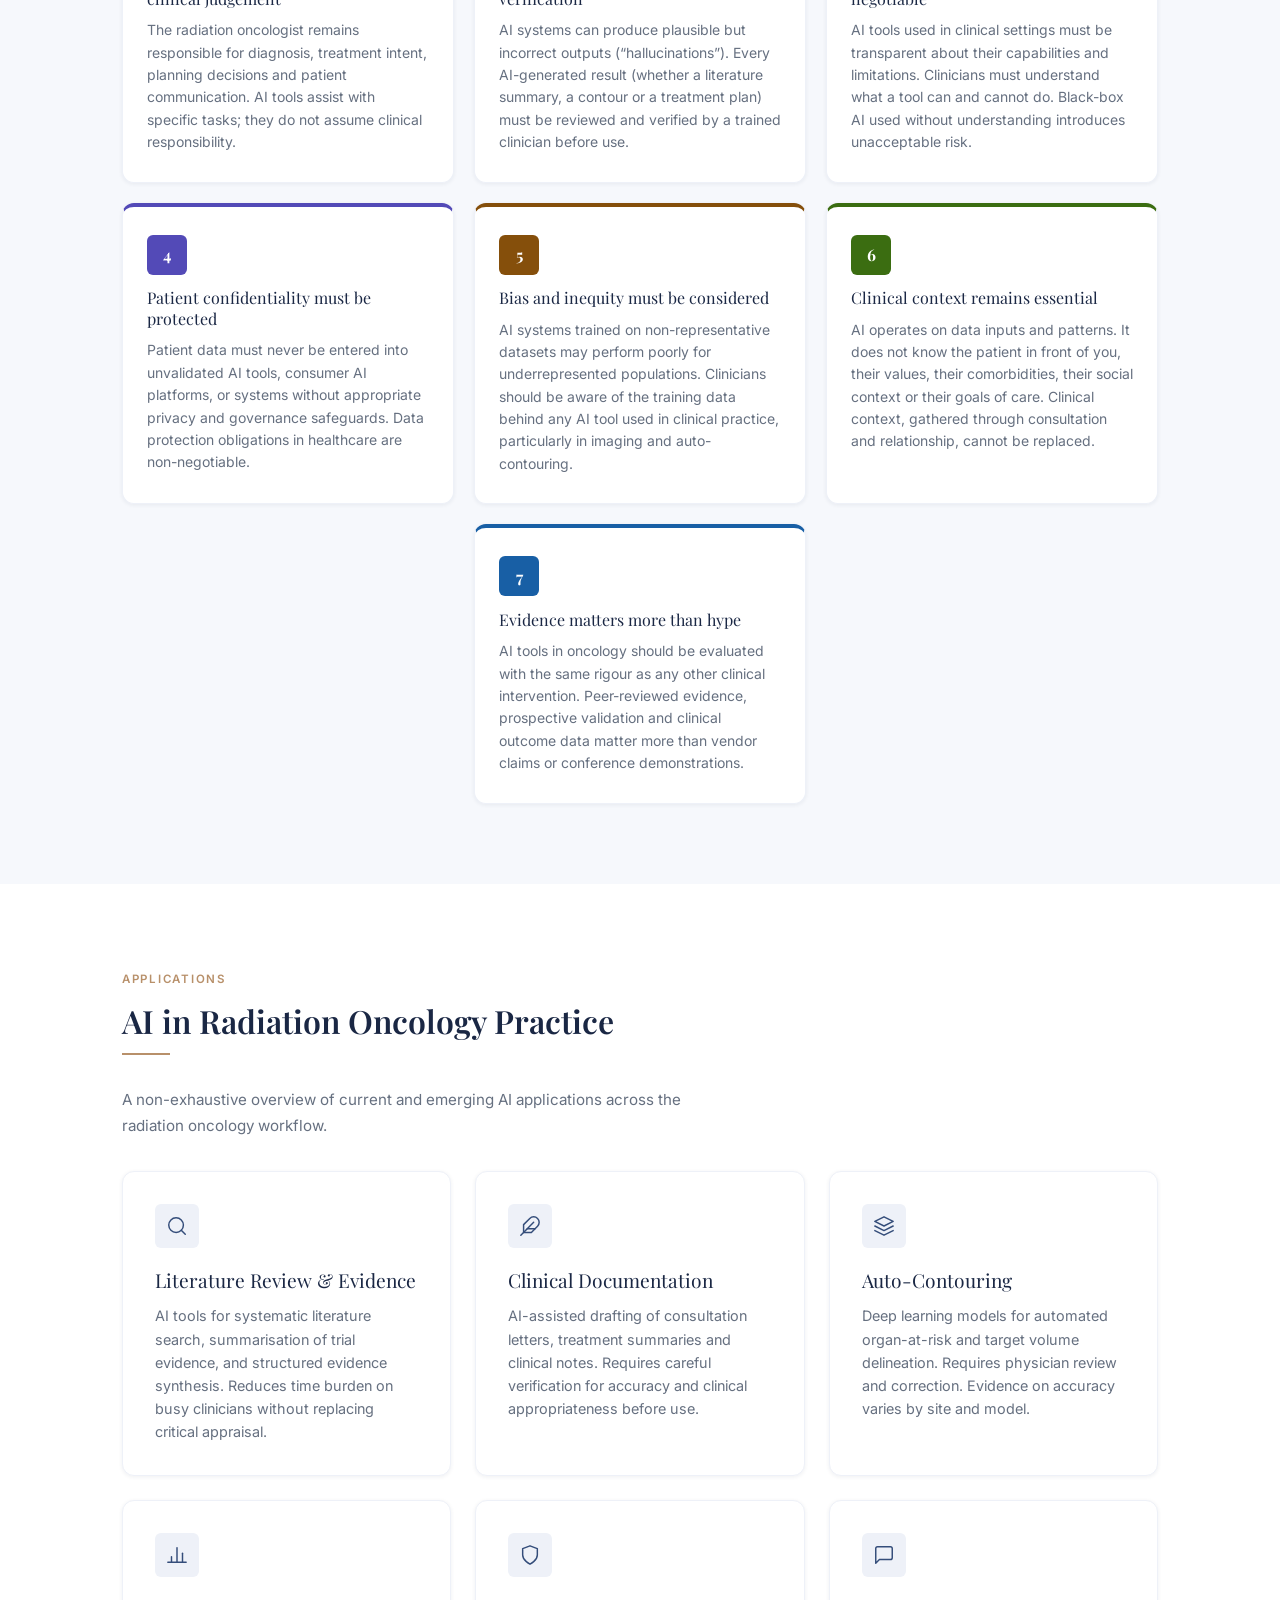
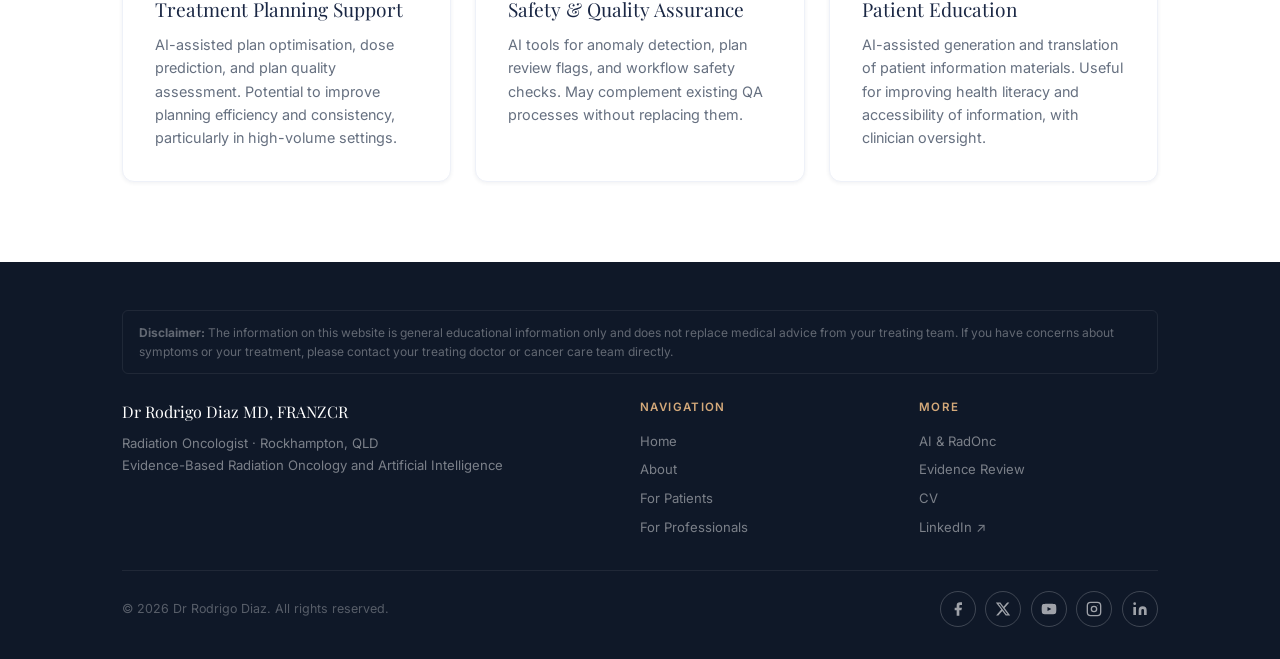
<file: ai.html>
<!DOCTYPE html>
<html lang="en">
<head>
<meta charset="UTF-8">
<meta name="viewport" content="width=device-width, initial-scale=1.0">
<title>AI & Radiation Oncology | Dr Rodrigo Diaz MD FRANZCR</title>
<meta name="description" content="Dr Rodrigo Diaz, Radiation Oncologist. Evidence-Based Radiation Oncology and Artificial Intelligence.">
<link rel="stylesheet" href="css/style.css">

</head>
<body class="page-body">
<nav class="nav">
  <div class="nav__inner">
    <a href="index.html" class="nav__brand">
      <span class="nav__brand-name">Dr Rodrigo Diaz</span>
      <span class="nav__brand-title">MD, FRANZCR &middot; Radiation Oncologist</span>
    </a>
    <button class="nav__toggle" aria-label="Toggle menu">
      <span></span><span></span><span></span>
    </button>
    <div class="nav__links">
      <a href="index.html" class="nav__link">Home</a>
      <a href="about.html" class="nav__link">About</a>
      <a href="patients.html" class="nav__link">Patients</a>
      <a href="professionals.html" class="nav__link">Professionals</a>
      <a href="ai.html" class="nav__link">AI &amp; RadOnc</a>
      <a href="contact.html" class="nav__link nav__link--cta">Contact</a>
    </div>
  </div>
</nav>

<div class="page-hero">
  <div class="container">
    <span class="page-hero__eyebrow">Position Statement</span>
    <h1 class="page-hero__title">AI in Radiation Oncology</h1>
    <p class="page-hero__desc">A clinician's perspective on the responsible integration of artificial intelligence into cancer care and radiotherapy practice.</p>
  </div>
</div>

<section class="radonc-news" id="ai-news" style="background:var(--bg)">
  <div class="container">
    <div class="radonc-news__header">
      <div>
        <span class="section-label">AI in Radiation Oncology</span>
        <h2 class="section-title">Latest AI News</h2>
        <hr class="divider--gold">
        <p class="section-desc">Selected news, blog posts and commentary on artificial intelligence in radiation oncology. This section is designed to be updated with recent posts and source links.</p>
      </div>
    </div>

    <div class="radonc-news__layout">
      <div class="radonc-news__posts" data-automation-target="ai-news-posts" aria-label="AI in radiation oncology posts">
        <article class="radonc-post">
          <div class="radonc-post__thumb radonc-post__thumb--post1" aria-hidden="true">
            <span>News</span>
            <h3 class="radonc-post__title">GE HealthCare announces FDA clearance for MIM Contour ProtegeAI+ 2.0</h3>
          </div>
          <div class="radonc-post__body">
            <p class="radonc-post__meta">Posted: 4 June 2026</p>
            <p class="radonc-post__excerpt">GE HealthCare announced FDA 510(k) clearance for MIM Contour ProtegeAI+ 2.0, an AI-enabled auto-contouring tool for radiation therapy planning. This is a commercial regulatory announcement, so departments should still review the public FDA record, local validation needs, contour-editing workflow, and audit requirements before clinical reliance.</p>
            <a href="https://www.gehealthcare.com/en-us/about/newsroom/press-releases/ge-healthcare-receives-fda-510-k-clearance-for-mim-contour-protegeai-2-0-advancing-ai-enabled-radiation-therapy-planning-with-expanded-clinical-capabilities" class="radonc-post__link" target="_blank" rel="noopener">Read update</a>
          </div>
        </article>

        <article class="radonc-post">
          <div class="radonc-post__thumb radonc-post__thumb--post2" aria-hidden="true">
            <span>News</span>
            <h3 class="radonc-post__title">Narrative review examines AI for prognosis and adaptive treatment monitoring</h3>
          </div>
          <div class="radonc-post__body">
            <p class="radonc-post__meta">Posted: 2 June 2026</p>
            <p class="radonc-post__excerpt">A Cureus review summarised AI applications in prognostic modelling, adaptive radiotherapy monitoring, response assessment and toxicity prediction. The authors emphasised that routine clinical use remains limited by inconsistent methods, limited external validation, workflow integration challenges and the need for clear governance.</p>
            <a href="https://www.cureus.com/articles/492572-artificial-intelligence-for-prognostic-modelling-and-adaptive-treatment-monitoring-in-radiation-oncology" class="radonc-post__link" target="_blank" rel="noopener">Read update</a>
          </div>
        </article>

        <article class="radonc-post">
          <div class="radonc-post__thumb radonc-post__thumb--post3" aria-hidden="true">
            <span>News</span>
            <h3 class="radonc-post__title">Daily Dose preprint reports LLM summaries and trial identification in radiation oncology</h3>
          </div>
          <div class="radonc-post__body">
            <p class="radonc-post__meta">Posted: 25 May 2026</p>
            <p class="radonc-post__excerpt">An arXiv preprint described a workflow-integrated LLM system that generated physician-specific daily summaries and potential clinical trial matches for radiation oncology clinics. The evaluation is preliminary and survey-based, so it should be interpreted as early workflow evidence rather than proof of clinical accuracy or patient benefit.</p>
            <a href="https://arxiv.org/abs/2605.26346" class="radonc-post__link" target="_blank" rel="noopener">Read update</a>
          </div>
        </article>

        <article class="radonc-post">
          <div class="radonc-post__thumb radonc-post__thumb--post4" aria-hidden="true">
            <span>News</span>
            <h3 class="radonc-post__title">Siemens Healthineers announces CE mark for AI Contouring in Eclipse</h3>
          </div>
          <div class="radonc-post__body">
            <p class="radonc-post__meta">Posted: 15 May 2026</p>
            <p class="radonc-post__excerpt">Siemens Healthineers announced CE marking for AI contouring capabilities integrated with the Varian Eclipse treatment planning system. This is a vendor announcement and does not replace local commissioning, clinical review of generated contours, or monitoring for site-specific performance and failure modes.</p>
            <a href="https://www.siemens-healthineers.com/press/releases/estro2026" class="radonc-post__link" target="_blank" rel="noopener">Read update</a>
          </div>
        </article>

        <div class="radonc-news__more">
          <a href="ai-news-vault.html" class="btn btn--ghost">See more news</a>
        </div>
      </div>

      <aside class="radonc-news__side" aria-label="AI news sidebar">
        <div class="radonc-side-block">
          <p class="radonc-news__side-label">Topics</p>
          <div class="radonc-topic-list">
            <span>AI in RadOnc</span>
            <span>Clinical AI</span>
            <span>Research</span>
            <span>Technology</span>
            <span>Implementation</span>
            <span>Opinion</span>
          </div>
        </div>

        <div class="radonc-side-block">
          <p class="radonc-news__side-label">Recent X posts</p>
          <ul class="radonc-news__list">
            <li><strong>Recent topic:</strong> short X post topic appears here.</li>
            <li><strong>Recent topic:</strong> short X post topic appears here.</li>
            <li><strong>Follow:</strong> <a href="https://x.com/RadoncVault" target="_blank" rel="noopener">View @RadoncVault on X</a>.</li>
          </ul>
        </div>
      </aside>
    </div>
  </div>
</section>

<section style="background:var(--white)">
  <div class="container--narrow">
    <span class="section-label">Philosophy</span>
    <h2 class="section-title">My Position</h2>
    <hr class="divider--gold">
    <p class="lead">AI should augment, not replace, clinical judgement. Its safest role in radiation oncology is as a structured assistant for information retrieval, drafting, checking, summarising and prompting clinicians to consider overlooked risks, while preserving expert clinical decision-making and patient-centred care.</p>
    <p>I am interested in how digital tools can support safer, clearer and more efficient oncology practice. This does not mean embracing every new technology uncritically. Evidence matters more than hype. The most important question is not simply whether a tool can do something, but whether it should be used in that setting, and how safely.</p>
    <p>Digital tools in oncology introduce genuine benefits, including faster literature review, more consistent contouring and structured documentation. They also introduce real risks, including bias, hallucination, over-reliance, opaque decision-making and patient safety concerns. A thoughtful, evidence-based approach is essential.</p>
  </div>
</section>

<section style="background:var(--bg)">
  <div class="container">
    <span class="section-label">Principles</span>
    <h2 class="section-title">Responsible AI in Radiation Oncology</h2>
    <hr class="divider--gold">
    <p style="color:var(--text-light); font-size:0.95rem; margin-bottom:2rem">Seven principles I apply when considering AI tools in clinical and educational contexts.</p>

    <div class="principles-grid">
      <div class="principle-card" style="--pc:#1a2744;--pc-bg:#eef1f8">
        <div class="principle-card__num">1</div>
        <p class="principle-card__title">AI augments; it does not replace clinical judgement</p>
        <p class="principle-card__desc">The radiation oncologist remains responsible for diagnosis, treatment intent, planning decisions and patient communication. AI tools assist with specific tasks; they do not assume clinical responsibility.</p>
      </div>
      <div class="principle-card" style="--pc:#0f6e56;--pc-bg:#e1f5ee">
        <div class="principle-card__num">2</div>
        <p class="principle-card__title">All AI outputs require expert verification</p>
        <p class="principle-card__desc">AI systems can produce plausible but incorrect outputs (&ldquo;hallucinations&rdquo;). Every AI-generated result (whether a literature summary, a contour or a treatment plan) must be reviewed and verified by a trained clinician before use.</p>
      </div>
      <div class="principle-card" style="--pc:#993c1d;--pc-bg:#faece7">
        <div class="principle-card__num">3</div>
        <p class="principle-card__title">Safety and transparency are non-negotiable</p>
        <p class="principle-card__desc">AI tools used in clinical settings must be transparent about their capabilities and limitations. Clinicians must understand what a tool can and cannot do. Black-box AI used without understanding introduces unacceptable risk.</p>
      </div>
      <div class="principle-card" style="--pc:#534ab7;--pc-bg:#eeedfe">
        <div class="principle-card__num">4</div>
        <p class="principle-card__title">Patient confidentiality must be protected</p>
        <p class="principle-card__desc">Patient data must never be entered into unvalidated AI tools, consumer AI platforms, or systems without appropriate privacy and governance safeguards. Data protection obligations in healthcare are non-negotiable.</p>
      </div>
      <div class="principle-card" style="--pc:#854f0b;--pc-bg:#faeeda">
        <div class="principle-card__num">5</div>
        <p class="principle-card__title">Bias and inequity must be considered</p>
        <p class="principle-card__desc">AI systems trained on non-representative datasets may perform poorly for underrepresented populations. Clinicians should be aware of the training data behind any AI tool used in clinical practice, particularly in imaging and auto-contouring.</p>
      </div>
      <div class="principle-card" style="--pc:#3b6d11;--pc-bg:#eaf3de">
        <div class="principle-card__num">6</div>
        <p class="principle-card__title">Clinical context remains essential</p>
        <p class="principle-card__desc">AI operates on data inputs and patterns. It does not know the patient in front of you, their values, their comorbidities, their social context or their goals of care. Clinical context, gathered through consultation and relationship, cannot be replaced.</p>
      </div>
      <div class="principle-card principle-card--last" style="--pc:#185fa5;--pc-bg:#e6f1fb">
        <div class="principle-card__num">7</div>
        <p class="principle-card__title">Evidence matters more than hype</p>
        <p class="principle-card__desc">AI tools in oncology should be evaluated with the same rigour as any other clinical intervention. Peer-reviewed evidence, prospective validation and clinical outcome data matter more than vendor claims or conference demonstrations.</p>
      </div>
    </div>
  </div>
</section>

<section style="background:var(--white)">
  <div class="container">
    <span class="section-label">Applications</span>
    <h2 class="section-title">AI in Radiation Oncology Practice</h2>
    <hr class="divider--gold">
    <p style="color:var(--text-light); font-size:0.95rem; margin-bottom:2rem; max-width:560px">A non-exhaustive overview of current and emerging AI applications across the radiation oncology workflow.</p>

    <div class="grid-3">
      <div class="card">
        <div class="card__icon" style="color:var(--navy-light)"><svg width="22" height="22" viewBox="0 0 24 24" fill="none" stroke="currentColor" stroke-width="1.6" stroke-linecap="round" stroke-linejoin="round"><circle cx="11" cy="11" r="8"/><line x1="21" y1="21" x2="16.65" y2="16.65"/></svg></div>
        <p class="card__title">Literature Review &amp; Evidence</p>
        <p class="card__desc">AI tools for systematic literature search, summarisation of trial evidence, and structured evidence synthesis. Reduces time burden on busy clinicians without replacing critical appraisal.</p>
      </div>
      <div class="card">
        <div class="card__icon" style="color:var(--navy-light)"><svg width="22" height="22" viewBox="0 0 24 24" fill="none" stroke="currentColor" stroke-width="1.6" stroke-linecap="round" stroke-linejoin="round"><path d="M20.24 12.24a6 6 0 0 0-8.49-8.49L5 10.5V19h8.5z"/><line x1="16" y1="8" x2="2" y2="22"/><line x1="17.5" y1="15" x2="9" y2="15"/></svg></div>
        <p class="card__title">Clinical Documentation</p>
        <p class="card__desc">AI-assisted drafting of consultation letters, treatment summaries and clinical notes. Requires careful verification for accuracy and clinical appropriateness before use.</p>
      </div>
      <div class="card">
        <div class="card__icon" style="color:var(--navy-light)"><svg width="22" height="22" viewBox="0 0 24 24" fill="none" stroke="currentColor" stroke-width="1.6" stroke-linecap="round" stroke-linejoin="round"><polygon points="12 2 2 7 12 12 22 7 12 2"/><polyline points="2 17 12 22 22 17"/><polyline points="2 12 12 17 22 12"/></svg></div>
        <p class="card__title">Auto-Contouring</p>
        <p class="card__desc">Deep learning models for automated organ-at-risk and target volume delineation. Requires physician review and correction. Evidence on accuracy varies by site and model.</p>
      </div>
      <div class="card">
        <div class="card__icon" style="color:var(--navy-light)"><svg width="22" height="22" viewBox="0 0 24 24" fill="none" stroke="currentColor" stroke-width="1.6" stroke-linecap="round" stroke-linejoin="round"><line x1="18" y1="20" x2="18" y2="10"/><line x1="12" y1="20" x2="12" y2="4"/><line x1="6" y1="20" x2="6" y2="14"/><line x1="2" y1="20" x2="22" y2="20"/></svg></div>
        <p class="card__title">Treatment Planning Support</p>
        <p class="card__desc">AI-assisted plan optimisation, dose prediction, and plan quality assessment. Potential to improve planning efficiency and consistency, particularly in high-volume settings.</p>
      </div>
      <div class="card">
        <div class="card__icon" style="color:var(--navy-light)"><svg width="22" height="22" viewBox="0 0 24 24" fill="none" stroke="currentColor" stroke-width="1.6" stroke-linecap="round" stroke-linejoin="round"><path d="M12 22s8-4 8-10V5l-8-3-8 3v7c0 6 8 10 8 10z"/></svg></div>
        <p class="card__title">Safety &amp; Quality Assurance</p>
        <p class="card__desc">AI tools for anomaly detection, plan review flags, and workflow safety checks. May complement existing QA processes without replacing them.</p>
      </div>
      <div class="card">
        <div class="card__icon" style="color:var(--navy-light)"><svg width="22" height="22" viewBox="0 0 24 24" fill="none" stroke="currentColor" stroke-width="1.6" stroke-linecap="round" stroke-linejoin="round"><path d="M21 15a2 2 0 0 1-2 2H7l-4 4V5a2 2 0 0 1 2-2h14a2 2 0 0 1 2 2z"/></svg></div>
        <p class="card__title">Patient Education</p>
        <p class="card__desc">AI-assisted generation and translation of patient information materials. Useful for improving health literacy and accessibility of information, with clinician oversight.</p>
      </div>
    </div>
  </div>
</section>

<footer class="footer">
  <div class="container">
    <div class="footer__disclaimer">
      <strong>Disclaimer:</strong> The information on this website is general educational information only and does not replace medical advice from your treating team. If you have concerns about symptoms or your treatment, please contact your treating doctor or cancer care team directly.
    </div>
    <div class="footer__inner">
      <div>
        <p class="footer__brand-name">Dr Rodrigo Diaz MD, FRANZCR</p>
        <p class="footer__brand-text">Radiation Oncologist &middot; Rockhampton, QLD<br>Evidence-Based Radiation Oncology and Artificial Intelligence</p>
      </div>
      <div>
        <p class="footer__col-title">Navigation</p>
        <div class="footer__links">
          <a href="index.html">Home</a>
          <a href="about.html">About</a>
          <a href="patients.html">For Patients</a>
          <a href="professionals.html">For Professionals</a>
        </div>
      </div>
      <div>
        <p class="footer__col-title">More</p>
        <div class="footer__links">
          <a href="ai.html">AI &amp; RadOnc</a>
          <a href="blog.html">Evidence Review</a>
          <a href="cv.html">CV</a>
          <a href="https://www.linkedin.com/in/" target="_blank">LinkedIn &#8599;</a>
        </div>
      </div>
    </div>
    <div class="footer__bottom">
      <span>&copy; 2026 Dr Rodrigo Diaz. All rights reserved.</span>
      <div class="social-bar"><a href="#" target="_blank" class="social-icon" aria-label="Facebook"><svg viewBox="0 0 24 24" fill="currentColor"><path d="M18 2h-3a5 5 0 0 0-5 5v3H7v4h3v8h4v-8h3l1-4h-4V7a1 1 0 0 1 1-1h3z"/></svg></a>
<a href="https://x.com/RadoncVault" target="_blank" class="social-icon" aria-label="X"><svg viewBox="0 0 24 24" fill="currentColor"><path d="M18.244 2.25h3.308l-7.227 8.26 8.502 11.24H16.17l-5.214-6.817L4.99 21.75H1.68l7.73-8.835L1.254 2.25H8.08l4.713 6.231zm-1.161 17.52h1.833L7.084 4.126H5.117z"/></svg></a>
<a href="#" target="_blank" class="social-icon" aria-label="Youtube"><svg viewBox="0 0 24 24" fill="currentColor"><path d="M22.54 6.42a2.78 2.78 0 0 0-1.95-1.96C18.88 4 12 4 12 4s-6.88 0-8.59.46a2.78 2.78 0 0 0-1.95 1.96A29 29 0 0 0 1 12a29 29 0 0 0 .46 5.58A2.78 2.78 0 0 0 3.41 19.6C5.12 20.06 12 20.06 12 20.06s6.88 0 8.59-.46a2.78 2.78 0 0 0 1.95-1.95A29 29 0 0 0 23 12a29 29 0 0 0-.46-5.58z"/><polygon fill="var(--navy-dark)" points="9.75 15.02 15.5 12 9.75 8.98 9.75 15.02"/></svg></a>
<a href="#" target="_blank" class="social-icon" aria-label="Instagram"><svg viewBox="0 0 24 24" fill="none" stroke="currentColor" stroke-width="2" stroke-linecap="round" stroke-linejoin="round"><rect x="2" y="2" width="20" height="20" rx="5" ry="5"/><circle cx="12" cy="12" r="4"/><circle cx="17.5" cy="6.5" r="0.5" fill="currentColor" stroke="none"/></svg></a>
<a href="https://www.linkedin.com/in/" target="_blank" class="social-icon" aria-label="Linkedin"><svg viewBox="0 0 24 24" fill="currentColor"><path d="M16 8a6 6 0 0 1 6 6v7h-4v-7a2 2 0 0 0-2-2 2 2 0 0 0-2 2v7h-4v-7a6 6 0 0 1 6-6z"/><rect x="2" y="9" width="4" height="12"/><circle cx="4" cy="4" r="2"/></svg></a>
</div>
    </div>
  </div>
</footer>
<script src="js/main.js"></script>
</body>
</html>
</file>
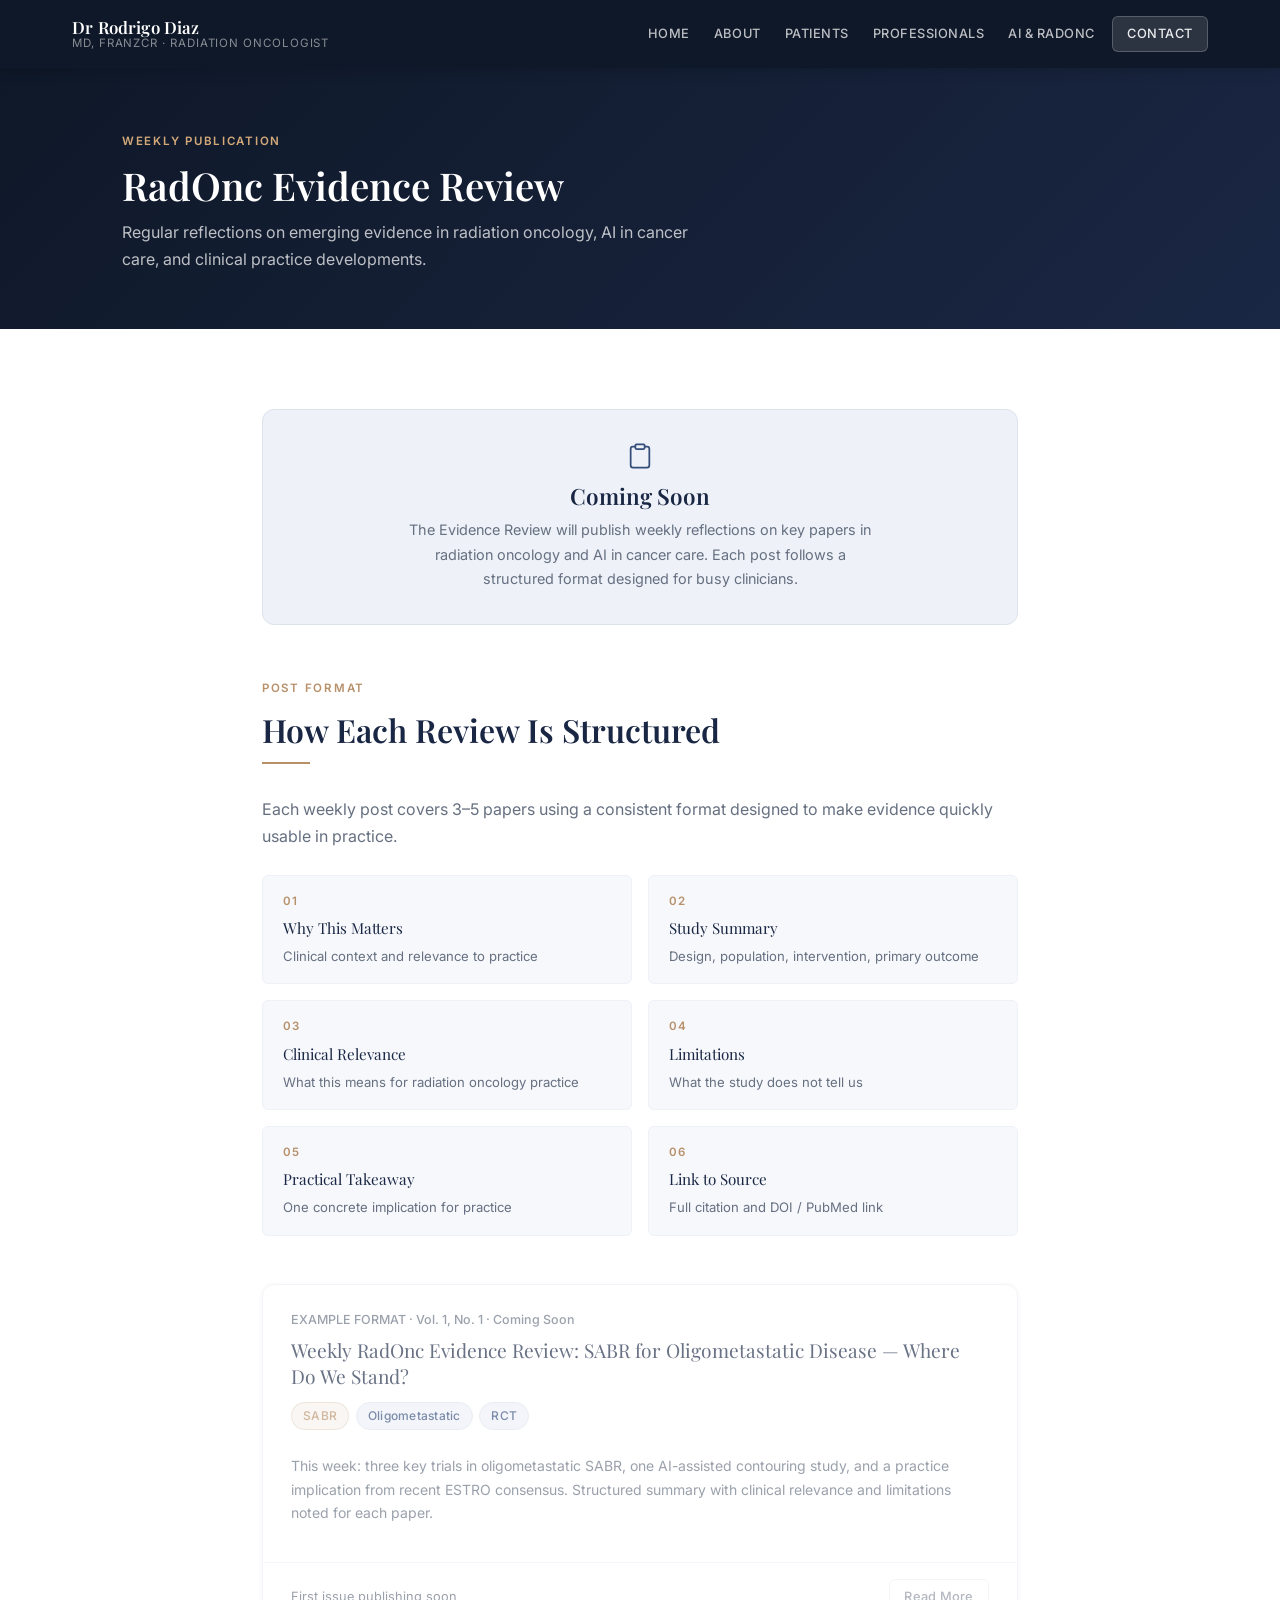
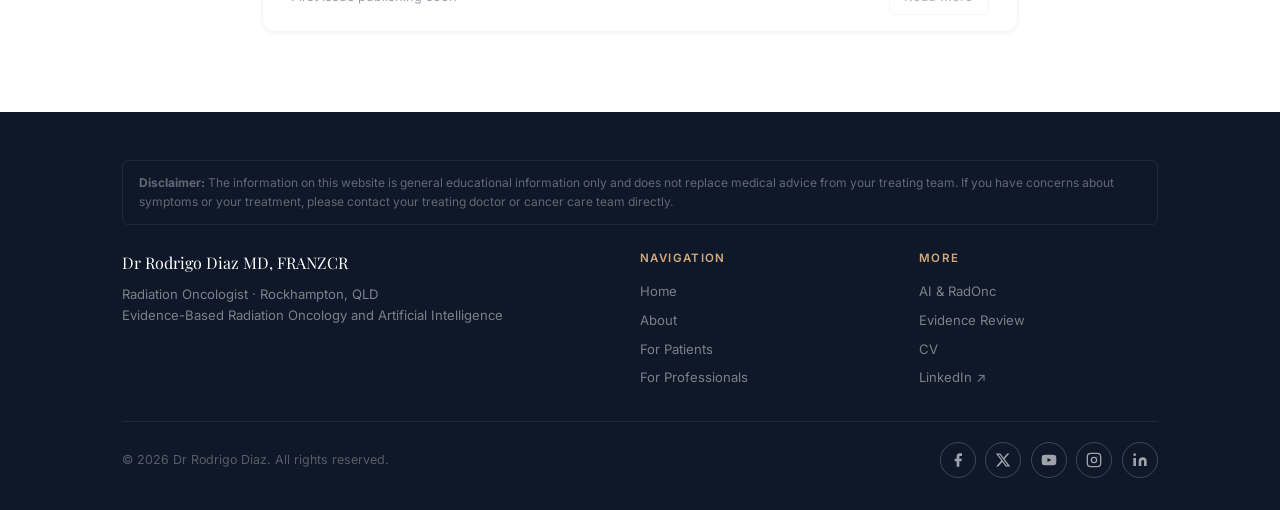
<file: blog.html>
<!DOCTYPE html>
<html lang="en">
<head>
<meta charset="UTF-8">
<meta name="viewport" content="width=device-width, initial-scale=1.0">
<title>Evidence Review | Dr Rodrigo Diaz MD FRANZCR</title>
<meta name="description" content="Dr Rodrigo Diaz, Radiation Oncologist. Evidence-Based Radiation Oncology and Artificial Intelligence.">
<link rel="stylesheet" href="css/style.css">

</head>
<body class="page-body">
<nav class="nav">
  <div class="nav__inner">
    <a href="index.html" class="nav__brand">
      <span class="nav__brand-name">Dr Rodrigo Diaz</span>
      <span class="nav__brand-title">MD, FRANZCR &middot; Radiation Oncologist</span>
    </a>
    <button class="nav__toggle" aria-label="Toggle menu">
      <span></span><span></span><span></span>
    </button>
    <div class="nav__links">
      <a href="index.html" class="nav__link">Home</a>
      <a href="about.html" class="nav__link">About</a>
      <a href="patients.html" class="nav__link">Patients</a>
      <a href="professionals.html" class="nav__link">Professionals</a>
      <a href="ai.html" class="nav__link">AI &amp; RadOnc</a>
      <a href="contact.html" class="nav__link nav__link--cta">Contact</a>
    </div>
  </div>
</nav>

<div class="page-hero">
  <div class="container">
    <span class="page-hero__eyebrow">Weekly Publication</span>
    <h1 class="page-hero__title">RadOnc Evidence Review</h1>
    <p class="page-hero__desc">Regular reflections on emerging evidence in radiation oncology, AI in cancer care, and clinical practice developments.</p>
  </div>
</div>

<section style="background:var(--white)">
  <div class="container--narrow">
    <div style="padding:2rem; background:var(--tag-bg); border-radius:var(--radius-lg); border:1px solid var(--border); margin-bottom:3rem; text-align:center">
      <span style="display:flex; justify-content:center; margin-bottom:0.75rem; color:var(--navy-light)"><svg width="28" height="28" viewBox="0 0 24 24" fill="none" stroke="currentColor" stroke-width="1.5" stroke-linecap="round" stroke-linejoin="round"><path d="M16 4h2a2 2 0 0 1 2 2v14a2 2 0 0 1-2 2H6a2 2 0 0 1-2-2V6a2 2 0 0 1 2-2h2"/><rect x="8" y="2" width="8" height="4" rx="1" ry="1"/></svg></span>
      <h3 style="font-family:var(--font-serif); color:var(--navy); margin-bottom:0.5rem">Coming Soon</h3>
      <p style="font-size:0.9rem; color:var(--text-light); max-width:480px; margin:0 auto">The Evidence Review will publish weekly reflections on key papers in radiation oncology and AI in cancer care. Each post follows a structured format designed for busy clinicians.</p>
    </div>

    <div style="margin-bottom:3rem">
      <span class="section-label">Post Format</span>
      <h2 class="section-title">How Each Review Is Structured</h2>
      <hr class="divider--gold">
      <p style="color:var(--text-light); margin-bottom:1.5rem">Each weekly post covers 3&ndash;5 papers using a consistent format designed to make evidence quickly usable in practice.</p>
      <div class="grid-2" style="gap:1rem">
        <div style="padding:1rem 1.25rem; background:var(--bg); border-radius:var(--radius); border:1px solid var(--border-light)">
          <p style="font-size:0.72rem; letter-spacing:0.1em; text-transform:uppercase; color:var(--gold); font-weight:600; margin-bottom:0.3rem">01</p>
          <p style="font-family:var(--font-serif); font-size:0.95rem; color:var(--navy); margin-bottom:0.2rem">Why This Matters</p>
          <p style="font-size:0.82rem; color:var(--text-light); margin:0">Clinical context and relevance to practice</p>
        </div>
        <div style="padding:1rem 1.25rem; background:var(--bg); border-radius:var(--radius); border:1px solid var(--border-light)">
          <p style="font-size:0.72rem; letter-spacing:0.1em; text-transform:uppercase; color:var(--gold); font-weight:600; margin-bottom:0.3rem">02</p>
          <p style="font-family:var(--font-serif); font-size:0.95rem; color:var(--navy); margin-bottom:0.2rem">Study Summary</p>
          <p style="font-size:0.82rem; color:var(--text-light); margin:0">Design, population, intervention, primary outcome</p>
        </div>
        <div style="padding:1rem 1.25rem; background:var(--bg); border-radius:var(--radius); border:1px solid var(--border-light)">
          <p style="font-size:0.72rem; letter-spacing:0.1em; text-transform:uppercase; color:var(--gold); font-weight:600; margin-bottom:0.3rem">03</p>
          <p style="font-family:var(--font-serif); font-size:0.95rem; color:var(--navy); margin-bottom:0.2rem">Clinical Relevance</p>
          <p style="font-size:0.82rem; color:var(--text-light); margin:0">What this means for radiation oncology practice</p>
        </div>
        <div style="padding:1rem 1.25rem; background:var(--bg); border-radius:var(--radius); border:1px solid var(--border-light)">
          <p style="font-size:0.72rem; letter-spacing:0.1em; text-transform:uppercase; color:var(--gold); font-weight:600; margin-bottom:0.3rem">04</p>
          <p style="font-family:var(--font-serif); font-size:0.95rem; color:var(--navy); margin-bottom:0.2rem">Limitations</p>
          <p style="font-size:0.82rem; color:var(--text-light); margin:0">What the study does not tell us</p>
        </div>
        <div style="padding:1rem 1.25rem; background:var(--bg); border-radius:var(--radius); border:1px solid var(--border-light)">
          <p style="font-size:0.72rem; letter-spacing:0.1em; text-transform:uppercase; color:var(--gold); font-weight:600; margin-bottom:0.3rem">05</p>
          <p style="font-family:var(--font-serif); font-size:0.95rem; color:var(--navy); margin-bottom:0.2rem">Practical Takeaway</p>
          <p style="font-size:0.82rem; color:var(--text-light); margin:0">One concrete implication for practice</p>
        </div>
        <div style="padding:1rem 1.25rem; background:var(--bg); border-radius:var(--radius); border:1px solid var(--border-light)">
          <p style="font-size:0.72rem; letter-spacing:0.1em; text-transform:uppercase; color:var(--gold); font-weight:600; margin-bottom:0.3rem">06</p>
          <p style="font-family:var(--font-serif); font-size:0.95rem; color:var(--navy); margin-bottom:0.2rem">Link to Source</p>
          <p style="font-size:0.82rem; color:var(--text-light); margin:0">Full citation and DOI / PubMed link</p>
        </div>
      </div>
    </div>

    <div class="blog-card" style="opacity:0.65">
      <div class="blog-card__header">
        <p class="blog-card__meta">EXAMPLE FORMAT &middot; Vol. 1, No. 1 &middot; Coming Soon</p>
        <p class="blog-card__title">Weekly RadOnc Evidence Review: SABR for Oligometastatic Disease &mdash; Where Do We Stand?</p>
        <div class="tags">
          <span class="tag tag--gold">SABR</span>
          <span class="tag">Oligometastatic</span>
          <span class="tag">RCT</span>
        </div>
      </div>
      <p class="blog-card__excerpt">This week: three key trials in oligometastatic SABR, one AI-assisted contouring study, and a practice implication from recent ESTRO consensus. Structured summary with clinical relevance and limitations noted for each paper.</p>
      <div class="blog-card__footer">
        <span style="font-size:0.8rem; color:var(--text-light)">First issue publishing soon</span>
        <span class="btn btn--ghost btn--sm" style="cursor:default; opacity:0.5">Read More</span>
      </div>
    </div>

  </div>
</section>

<footer class="footer">
  <div class="container">
    <div class="footer__disclaimer">
      <strong>Disclaimer:</strong> The information on this website is general educational information only and does not replace medical advice from your treating team. If you have concerns about symptoms or your treatment, please contact your treating doctor or cancer care team directly.
    </div>
    <div class="footer__inner">
      <div>
        <p class="footer__brand-name">Dr Rodrigo Diaz MD, FRANZCR</p>
        <p class="footer__brand-text">Radiation Oncologist &middot; Rockhampton, QLD<br>Evidence-Based Radiation Oncology and Artificial Intelligence</p>
      </div>
      <div>
        <p class="footer__col-title">Navigation</p>
        <div class="footer__links">
          <a href="index.html">Home</a>
          <a href="about.html">About</a>
          <a href="patients.html">For Patients</a>
          <a href="professionals.html">For Professionals</a>
        </div>
      </div>
      <div>
        <p class="footer__col-title">More</p>
        <div class="footer__links">
          <a href="ai.html">AI &amp; RadOnc</a>
          <a href="blog.html">Evidence Review</a>
          <a href="cv.html">CV</a>
          <a href="https://www.linkedin.com/in/" target="_blank">LinkedIn &#8599;</a>
        </div>
      </div>
    </div>
    <div class="footer__bottom">
      <span>&copy; 2026 Dr Rodrigo Diaz. All rights reserved.</span>
      <div class="social-bar"><a href="#" target="_blank" class="social-icon" aria-label="Facebook"><svg viewBox="0 0 24 24" fill="currentColor"><path d="M18 2h-3a5 5 0 0 0-5 5v3H7v4h3v8h4v-8h3l1-4h-4V7a1 1 0 0 1 1-1h3z"/></svg></a>
<a href="https://x.com/RadoncVault" target="_blank" class="social-icon" aria-label="X"><svg viewBox="0 0 24 24" fill="currentColor"><path d="M18.244 2.25h3.308l-7.227 8.26 8.502 11.24H16.17l-5.214-6.817L4.99 21.75H1.68l7.73-8.835L1.254 2.25H8.08l4.713 6.231zm-1.161 17.52h1.833L7.084 4.126H5.117z"/></svg></a>
<a href="#" target="_blank" class="social-icon" aria-label="Youtube"><svg viewBox="0 0 24 24" fill="currentColor"><path d="M22.54 6.42a2.78 2.78 0 0 0-1.95-1.96C18.88 4 12 4 12 4s-6.88 0-8.59.46a2.78 2.78 0 0 0-1.95 1.96A29 29 0 0 0 1 12a29 29 0 0 0 .46 5.58A2.78 2.78 0 0 0 3.41 19.6C5.12 20.06 12 20.06 12 20.06s6.88 0 8.59-.46a2.78 2.78 0 0 0 1.95-1.95A29 29 0 0 0 23 12a29 29 0 0 0-.46-5.58z"/><polygon fill="var(--navy-dark)" points="9.75 15.02 15.5 12 9.75 8.98 9.75 15.02"/></svg></a>
<a href="#" target="_blank" class="social-icon" aria-label="Instagram"><svg viewBox="0 0 24 24" fill="none" stroke="currentColor" stroke-width="2" stroke-linecap="round" stroke-linejoin="round"><rect x="2" y="2" width="20" height="20" rx="5" ry="5"/><circle cx="12" cy="12" r="4"/><circle cx="17.5" cy="6.5" r="0.5" fill="currentColor" stroke="none"/></svg></a>
<a href="https://www.linkedin.com/in/" target="_blank" class="social-icon" aria-label="Linkedin"><svg viewBox="0 0 24 24" fill="currentColor"><path d="M16 8a6 6 0 0 1 6 6v7h-4v-7a2 2 0 0 0-2-2 2 2 0 0 0-2 2v7h-4v-7a6 6 0 0 1 6-6z"/><rect x="2" y="9" width="4" height="12"/><circle cx="4" cy="4" r="2"/></svg></a>
</div>
    </div>
  </div>
</footer>
<script src="js/main.js"></script>
</body>
</html>
</file>
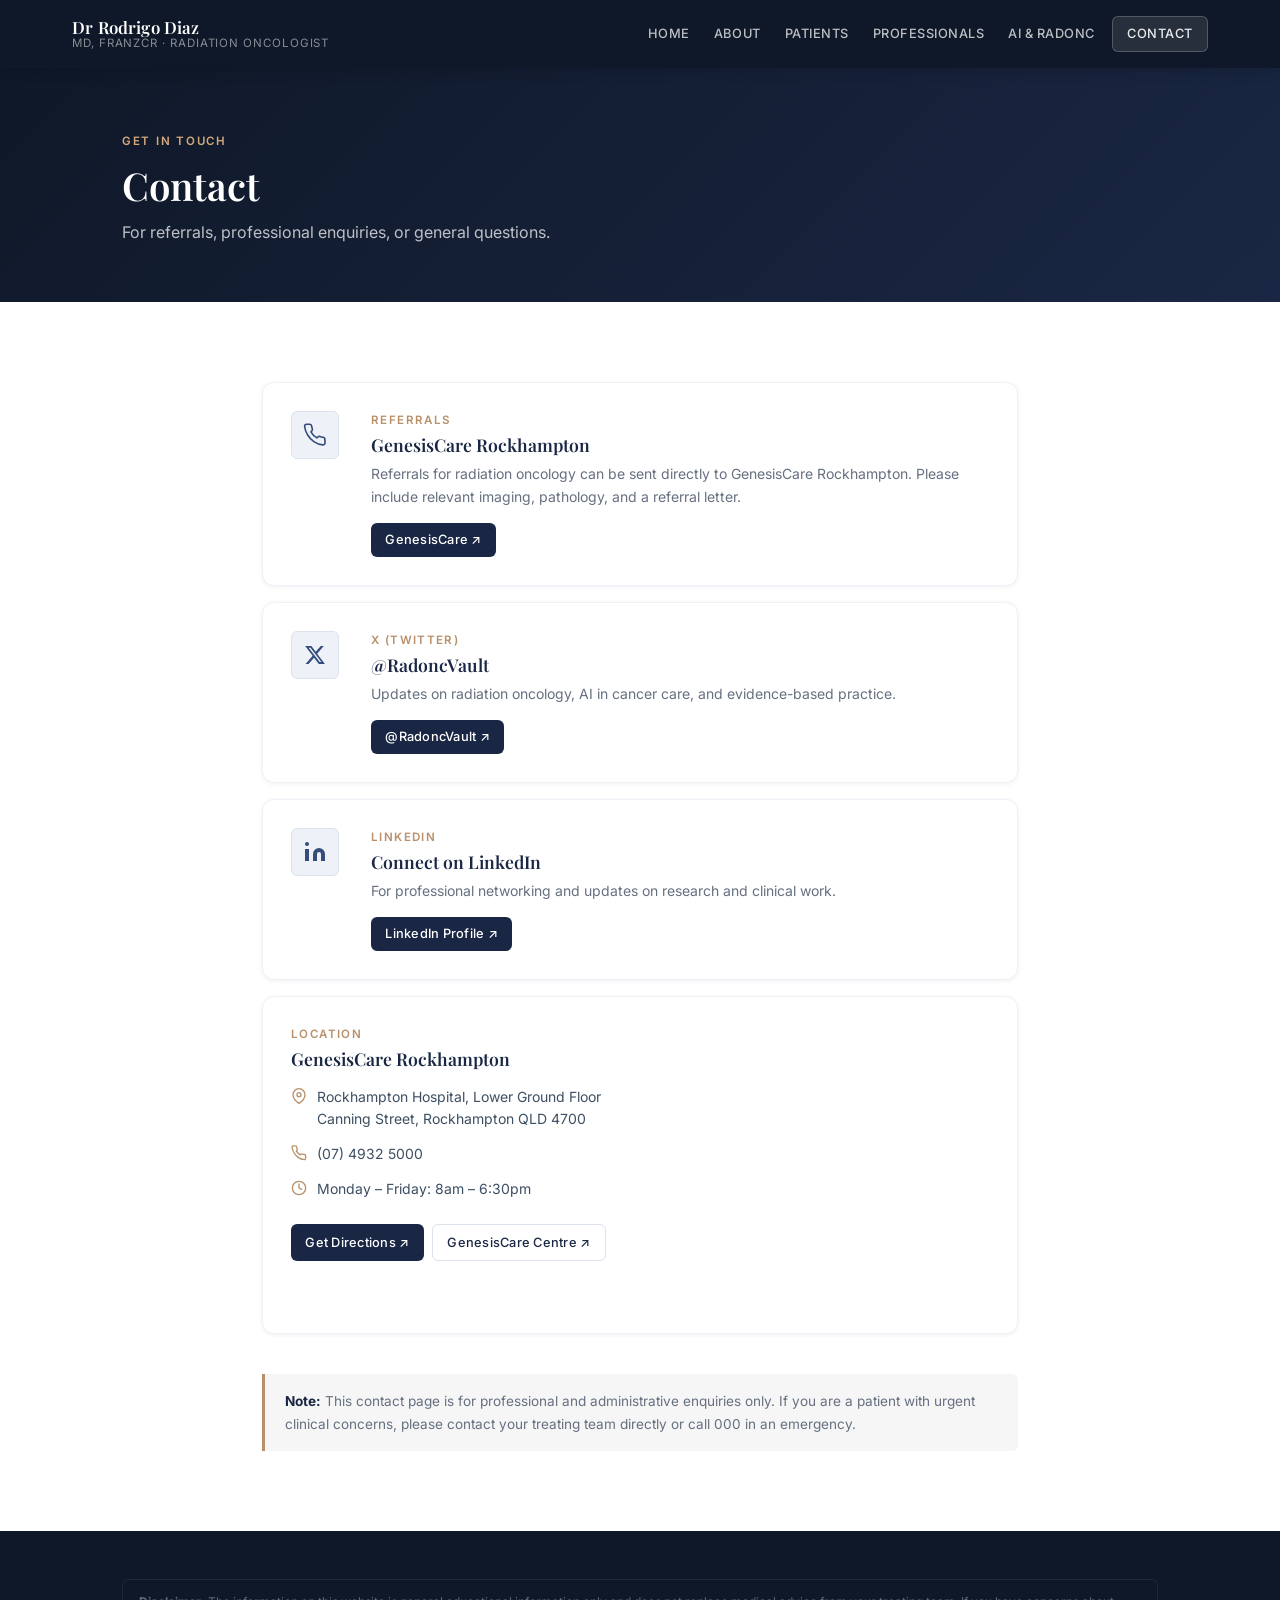
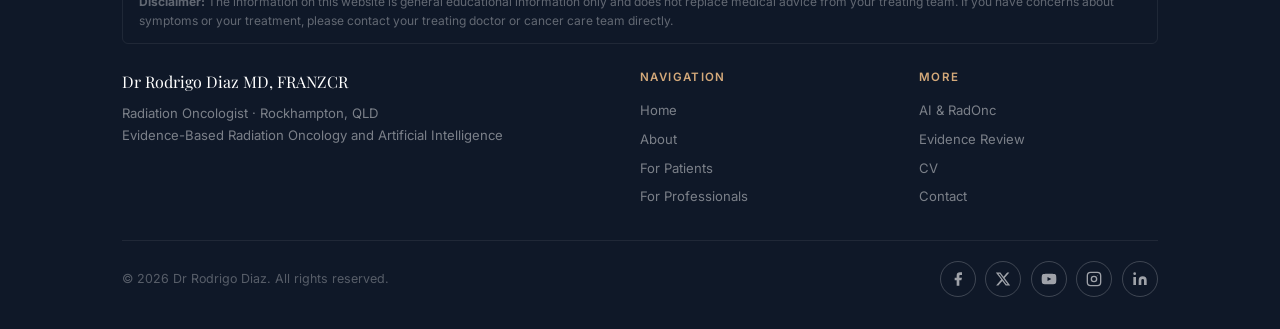
<file: contact.html>
<!DOCTYPE html>
<html lang="en">
<head>
<meta charset="UTF-8">
<meta name="viewport" content="width=device-width, initial-scale=1.0">
<title>Contact | Dr Rodrigo Diaz MD FRANZCR</title>
<meta name="description" content="Contact Dr Rodrigo Diaz, Radiation Oncologist, Rockhampton QLD.">
<link rel="stylesheet" href="css/style.css">
</head>
<body class="page-body">
<nav class="nav">
  <div class="nav__inner">
    <a href="index.html" class="nav__brand">
      <span class="nav__brand-name">Dr Rodrigo Diaz</span>
      <span class="nav__brand-title">MD, FRANZCR &middot; Radiation Oncologist</span>
    </a>
    <button class="nav__toggle" aria-label="Toggle menu">
      <span></span><span></span><span></span>
    </button>
    <div class="nav__links">
      <a href="index.html" class="nav__link">Home</a>
      <a href="about.html" class="nav__link">About</a>
      <a href="patients.html" class="nav__link">Patients</a>
      <a href="professionals.html" class="nav__link">Professionals</a>
      <a href="ai.html" class="nav__link">AI &amp; RadOnc</a>
      <a href="contact.html" class="nav__link nav__link--cta active">Contact</a>
    </div>
  </div>
</nav>

<div class="page-hero">
  <div class="container">
    <span class="page-hero__eyebrow">Get in Touch</span>
    <h1 class="page-hero__title">Contact</h1>
    <p class="page-hero__desc">For referrals, professional enquiries, or general questions.</p>
  </div>
</div>

<section style="background:var(--white)">
  <div class="container--narrow">

    <!-- REFERRALS -->
    <div class="contact-card">
      <div class="contact-card__icon">
        <svg width="24" height="24" viewBox="0 0 24 24" fill="none" stroke="currentColor" stroke-width="1.6" stroke-linecap="round" stroke-linejoin="round"><path d="M22 16.92v3a2 2 0 0 1-2.18 2 19.79 19.79 0 0 1-8.63-3.07A19.5 19.5 0 0 1 4.69 12 19.79 19.79 0 0 1 1.62 3.38 2 2 0 0 1 3.6 1.21h3a2 2 0 0 1 2 1.72c.127.96.361 1.903.7 2.81a2 2 0 0 1-.45 2.11L7.91 8.91a16 16 0 0 0 6 6l.92-.92a2 2 0 0 1 2.11-.45c.907.339 1.85.573 2.81.7A2 2 0 0 1 21.73 17l.19-.08z"/></svg>
      </div>
      <div>
        <p class="contact-card__label">Referrals</p>
        <h3 class="contact-card__title">GenesisCare Rockhampton</h3>
        <p class="contact-card__desc">Referrals for radiation oncology can be sent directly to GenesisCare Rockhampton. Please include relevant imaging, pathology, and a referral letter.</p>
        <div class="contact-card__links">
          <a href="https://www.genesiscare.com/au/refer-a-patient" target="_blank" class="btn btn--navy btn--sm">GenesisCare &#8599;</a>
        </div>
      </div>
    </div>


    <!-- X / TWITTER -->
    <div class="contact-card">
      <div class="contact-card__icon">
        <svg width="22" height="22" viewBox="0 0 24 24" fill="currentColor"><path d="M18.244 2.25h3.308l-7.227 8.26 8.502 11.24H16.17l-5.214-6.817L4.99 21.75H1.68l7.73-8.835L1.254 2.25H8.08l4.713 6.231zm-1.161 17.52h1.833L7.084 4.126H5.117z"/></svg>
      </div>
      <div>
        <p class="contact-card__label">X (Twitter)</p>
        <h3 class="contact-card__title">@RadoncVault</h3>
        <p class="contact-card__desc">Updates on radiation oncology, AI in cancer care, and evidence-based practice.</p>
        <div class="contact-card__links">
          <a href="https://x.com/RadoncVault" target="_blank" class="btn btn--navy btn--sm">@RadoncVault &#8599;</a>
        </div>
      </div>
    </div>

    <!-- LINKEDIN -->
    <div class="contact-card">
      <div class="contact-card__icon">
        <svg width="24" height="24" viewBox="0 0 24 24" fill="currentColor"><path d="M16 8a6 6 0 0 1 6 6v7h-4v-7a2 2 0 0 0-2-2 2 2 0 0 0-2 2v7h-4v-7a6 6 0 0 1 6-6z"/><rect x="2" y="9" width="4" height="12"/><circle cx="4" cy="4" r="2"/></svg>
      </div>
      <div>
        <p class="contact-card__label">LinkedIn</p>
        <h3 class="contact-card__title">Connect on LinkedIn</h3>
        <p class="contact-card__desc">For professional networking and updates on research and clinical work.</p>
        <div class="contact-card__links">
          <a href="https://www.linkedin.com/in/" target="_blank" class="btn btn--navy btn--sm">LinkedIn Profile &#8599;</a>
        </div>
      </div>
    </div>

    <!-- LOCATION -->
    <div class="location-card">
      <div class="location-card__details">
        <p class="contact-card__label">Location</p>
        <h3 class="contact-card__title">GenesisCare Rockhampton</h3>
        <div class="location-meta">
          <div class="location-meta__row">
            <svg width="16" height="16" viewBox="0 0 24 24" fill="none" stroke="currentColor" stroke-width="2" stroke-linecap="round" stroke-linejoin="round"><path d="M21 10c0 7-9 13-9 13s-9-6-9-13a9 9 0 0 1 18 0z"/><circle cx="12" cy="10" r="3"/></svg>
            <span>Rockhampton Hospital, Lower Ground Floor<br>Canning Street, Rockhampton QLD 4700</span>
          </div>
          <div class="location-meta__row">
            <svg width="16" height="16" viewBox="0 0 24 24" fill="none" stroke="currentColor" stroke-width="2" stroke-linecap="round" stroke-linejoin="round"><path d="M22 16.92v3a2 2 0 0 1-2.18 2 19.79 19.79 0 0 1-8.63-3.07A19.5 19.5 0 0 1 4.69 12 19.79 19.79 0 0 1 1.62 3.38 2 2 0 0 1 3.6 1.21h3a2 2 0 0 1 2 1.72c.127.96.361 1.903.7 2.81a2 2 0 0 1-.45 2.11L7.91 8.91a16 16 0 0 0 6 6l.92-.92a2 2 0 0 1 2.11-.45c.907.339 1.85.573 2.81.7A2 2 0 0 1 21.73 17z"/></svg>
            <span>(07) 4932 5000</span>
          </div>
          <div class="location-meta__row">
            <svg width="16" height="16" viewBox="0 0 24 24" fill="none" stroke="currentColor" stroke-width="2" stroke-linecap="round" stroke-linejoin="round"><circle cx="12" cy="12" r="10"/><polyline points="12 6 12 12 16 14"/></svg>
            <span>Monday &ndash; Friday: 8am &ndash; 6:30pm</span>
          </div>
        </div>
        <div class="contact-card__links" style="margin-top:1.5rem; flex-wrap:wrap">
          <a href="https://www.google.com/maps/dir/?api=1&destination=Rockhampton+Hospital+Lower+Ground+Floor+Canning+Street+Rockhampton+QLD+4700" target="_blank" class="btn btn--navy btn--sm">Get Directions &#8599;</a>
          <a href="https://www.genesiscare.com/au/our-centres/rockhampton-oncology" target="_blank" class="btn btn--ghost btn--sm">GenesisCare Centre &#8599;</a>
        </div>
      </div>
      <div class="location-card__map">
        <iframe
          src="https://maps.google.com/maps?q=-23.3846319,150.499708&z=16&output=embed"
          width="100%" height="100%" style="border:0;border-radius:var(--radius);min-height:280px"
          allowfullscreen loading="lazy" referrerpolicy="no-referrer-when-downgrade"
          title="GenesisCare Rockhampton location map">
        </iframe>
      </div>
    </div>

    <div class="disclaimer" style="margin-top:2.5rem">
      <strong>Note:</strong> This contact page is for professional and administrative enquiries only. If you are a patient with urgent clinical concerns, please contact your treating team directly or call 000 in an emergency.
    </div>

  </div>
</section>

<footer class="footer">
  <div class="container">
    <div class="footer__disclaimer">
      <strong>Disclaimer:</strong> The information on this website is general educational information only and does not replace medical advice from your treating team. If you have concerns about symptoms or your treatment, please contact your treating doctor or cancer care team directly.
    </div>
    <div class="footer__inner">
      <div>
        <p class="footer__brand-name">Dr Rodrigo Diaz MD, FRANZCR</p>
        <p class="footer__brand-text">Radiation Oncologist &middot; Rockhampton, QLD<br>Evidence-Based Radiation Oncology and Artificial Intelligence</p>
      </div>
      <div>
        <p class="footer__col-title">Navigation</p>
        <div class="footer__links">
          <a href="index.html">Home</a>
          <a href="about.html">About</a>
          <a href="patients.html">For Patients</a>
          <a href="professionals.html">For Professionals</a>
        </div>
      </div>
      <div>
        <p class="footer__col-title">More</p>
        <div class="footer__links">
          <a href="ai.html">AI &amp; RadOnc</a>
          <a href="blog.html">Evidence Review</a>
          <a href="cv.html">CV</a>
          <a href="contact.html">Contact</a>
        </div>
      </div>
    </div>
    <div class="footer__bottom">
      <span>&copy; 2026 Dr Rodrigo Diaz. All rights reserved.</span>
      <div class="social-bar"><a href="#" target="_blank" class="social-icon" aria-label="Facebook"><svg viewBox="0 0 24 24" fill="currentColor"><path d="M18 2h-3a5 5 0 0 0-5 5v3H7v4h3v8h4v-8h3l1-4h-4V7a1 1 0 0 1 1-1h3z"/></svg></a>
<a href="https://x.com/RadoncVault" target="_blank" class="social-icon" aria-label="X"><svg viewBox="0 0 24 24" fill="currentColor"><path d="M18.244 2.25h3.308l-7.227 8.26 8.502 11.24H16.17l-5.214-6.817L4.99 21.75H1.68l7.73-8.835L1.254 2.25H8.08l4.713 6.231zm-1.161 17.52h1.833L7.084 4.126H5.117z"/></svg></a>
<a href="#" target="_blank" class="social-icon" aria-label="Youtube"><svg viewBox="0 0 24 24" fill="currentColor"><path d="M22.54 6.42a2.78 2.78 0 0 0-1.95-1.96C18.88 4 12 4 12 4s-6.88 0-8.59.46a2.78 2.78 0 0 0-1.95 1.96A29 29 0 0 0 1 12a29 29 0 0 0 .46 5.58A2.78 2.78 0 0 0 3.41 19.6C5.12 20.06 12 20.06 12 20.06s6.88 0 8.59-.46a2.78 2.78 0 0 0 1.95-1.95A29 29 0 0 0 23 12a29 29 0 0 0-.46-5.58z"/><polygon fill="var(--navy-dark)" points="9.75 15.02 15.5 12 9.75 8.98 9.75 15.02"/></svg></a>
<a href="#" target="_blank" class="social-icon" aria-label="Instagram"><svg viewBox="0 0 24 24" fill="none" stroke="currentColor" stroke-width="2" stroke-linecap="round" stroke-linejoin="round"><rect x="2" y="2" width="20" height="20" rx="5" ry="5"/><circle cx="12" cy="12" r="4"/><circle cx="17.5" cy="6.5" r="0.5" fill="currentColor" stroke="none"/></svg></a>
<a href="https://www.linkedin.com/in/" target="_blank" class="social-icon" aria-label="Linkedin"><svg viewBox="0 0 24 24" fill="currentColor"><path d="M16 8a6 6 0 0 1 6 6v7h-4v-7a2 2 0 0 0-2-2 2 2 0 0 0-2 2v7h-4v-7a6 6 0 0 1 6-6z"/><rect x="2" y="9" width="4" height="12"/><circle cx="4" cy="4" r="2"/></svg></a>
</div>
    </div>
  </div>
</footer>
<script src="js/main.js"></script>
</body>
</html>
</file>
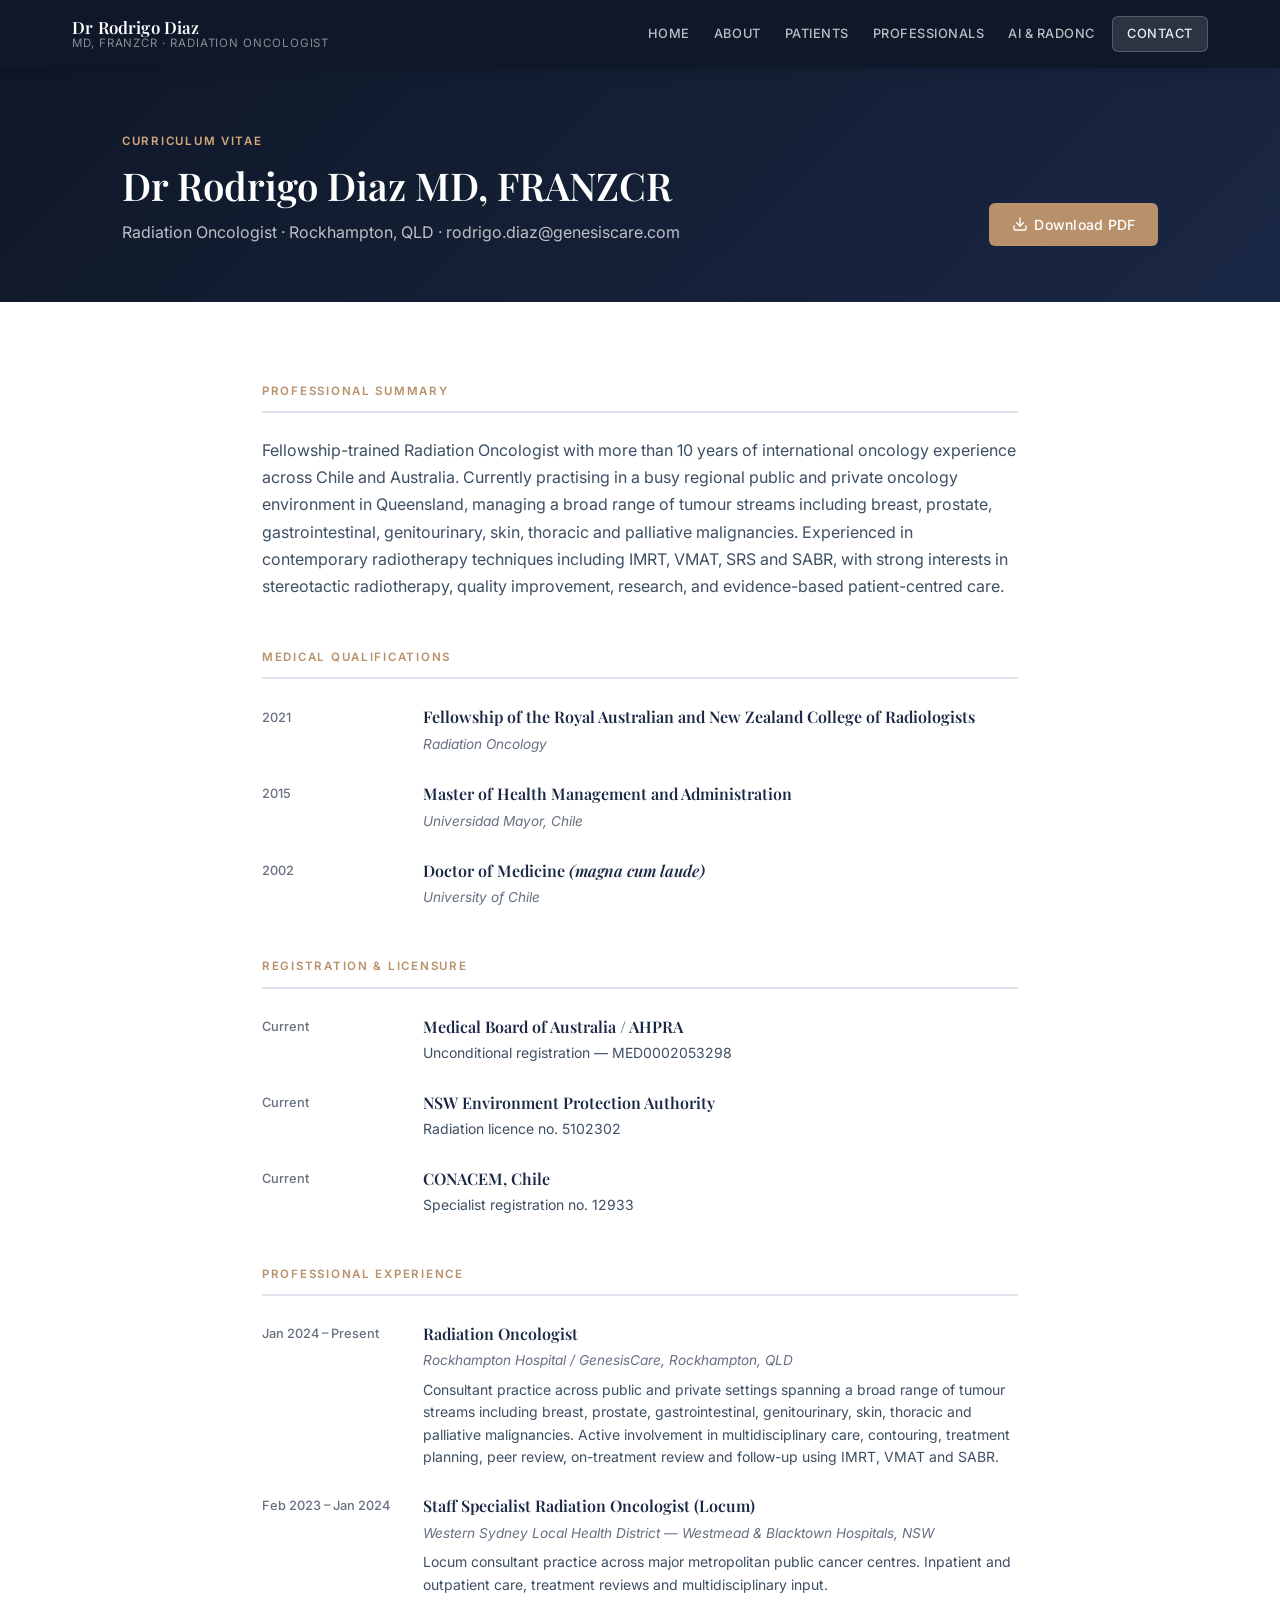
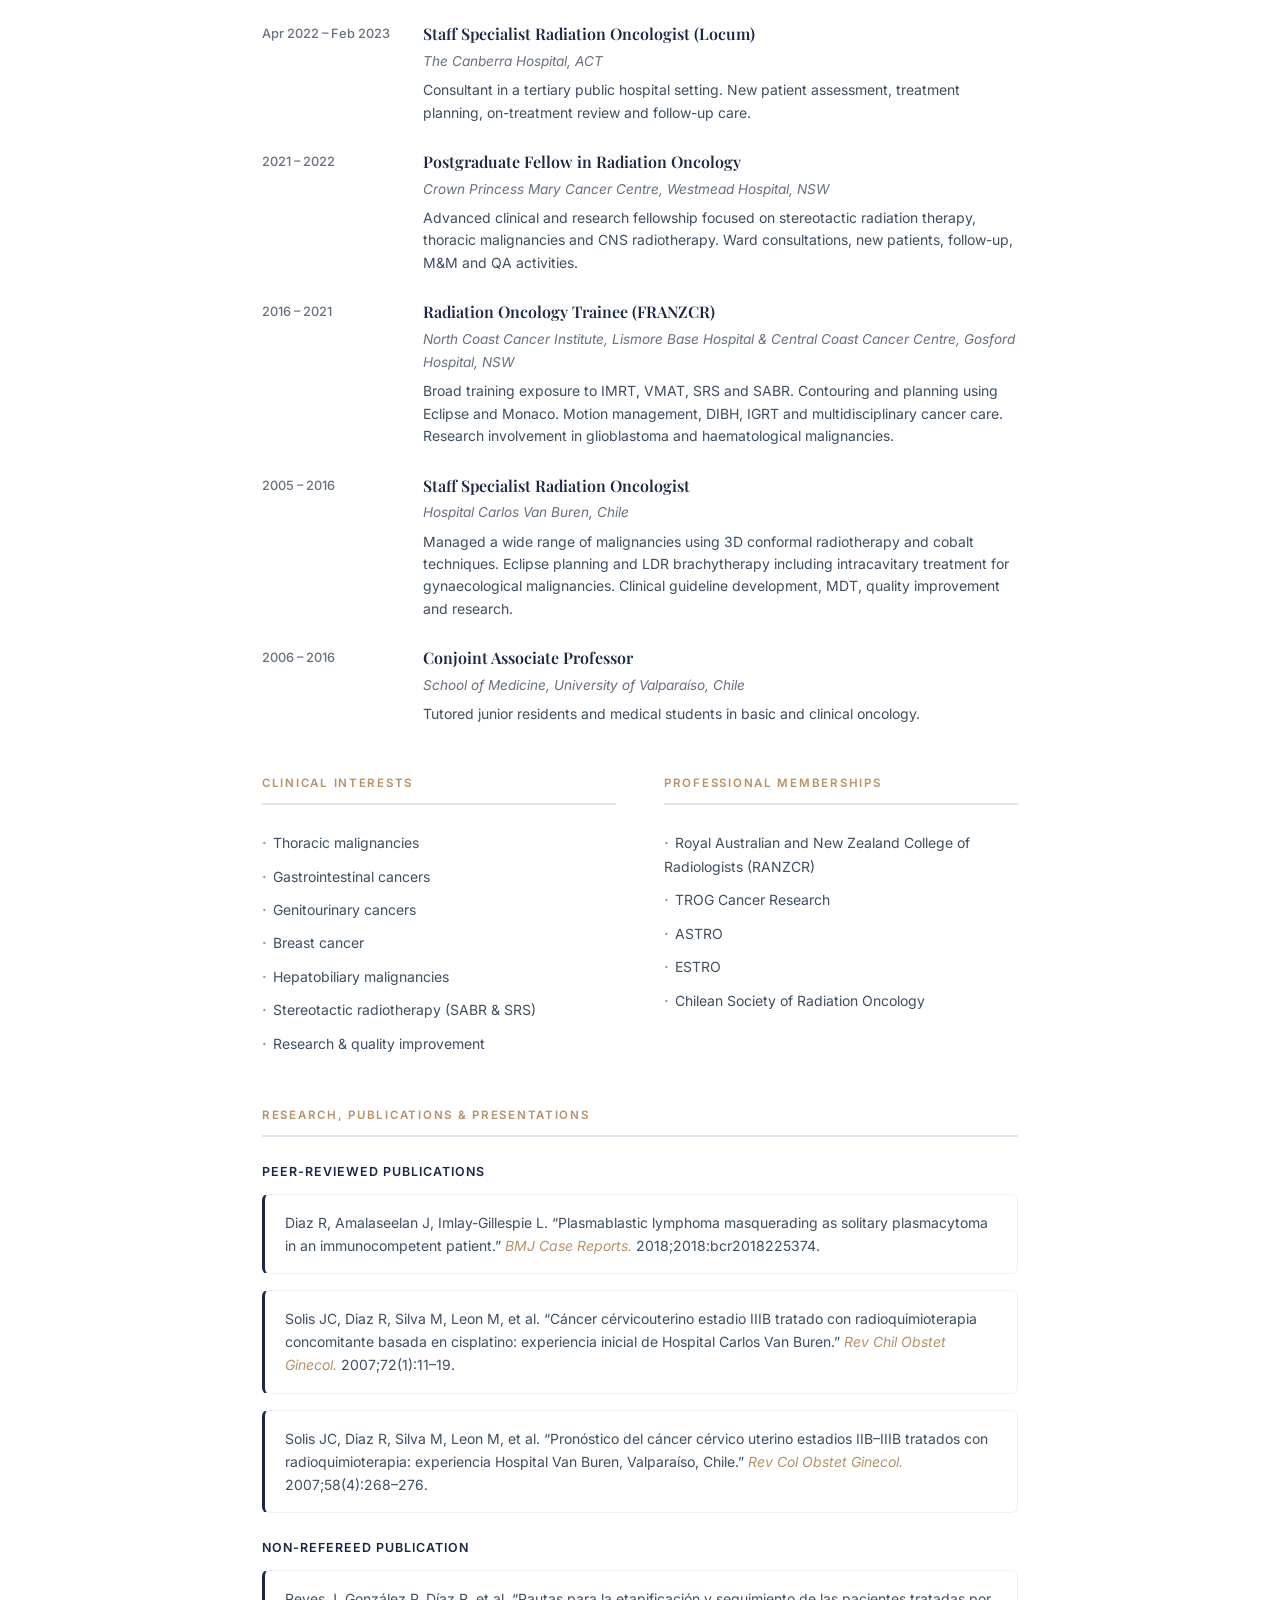
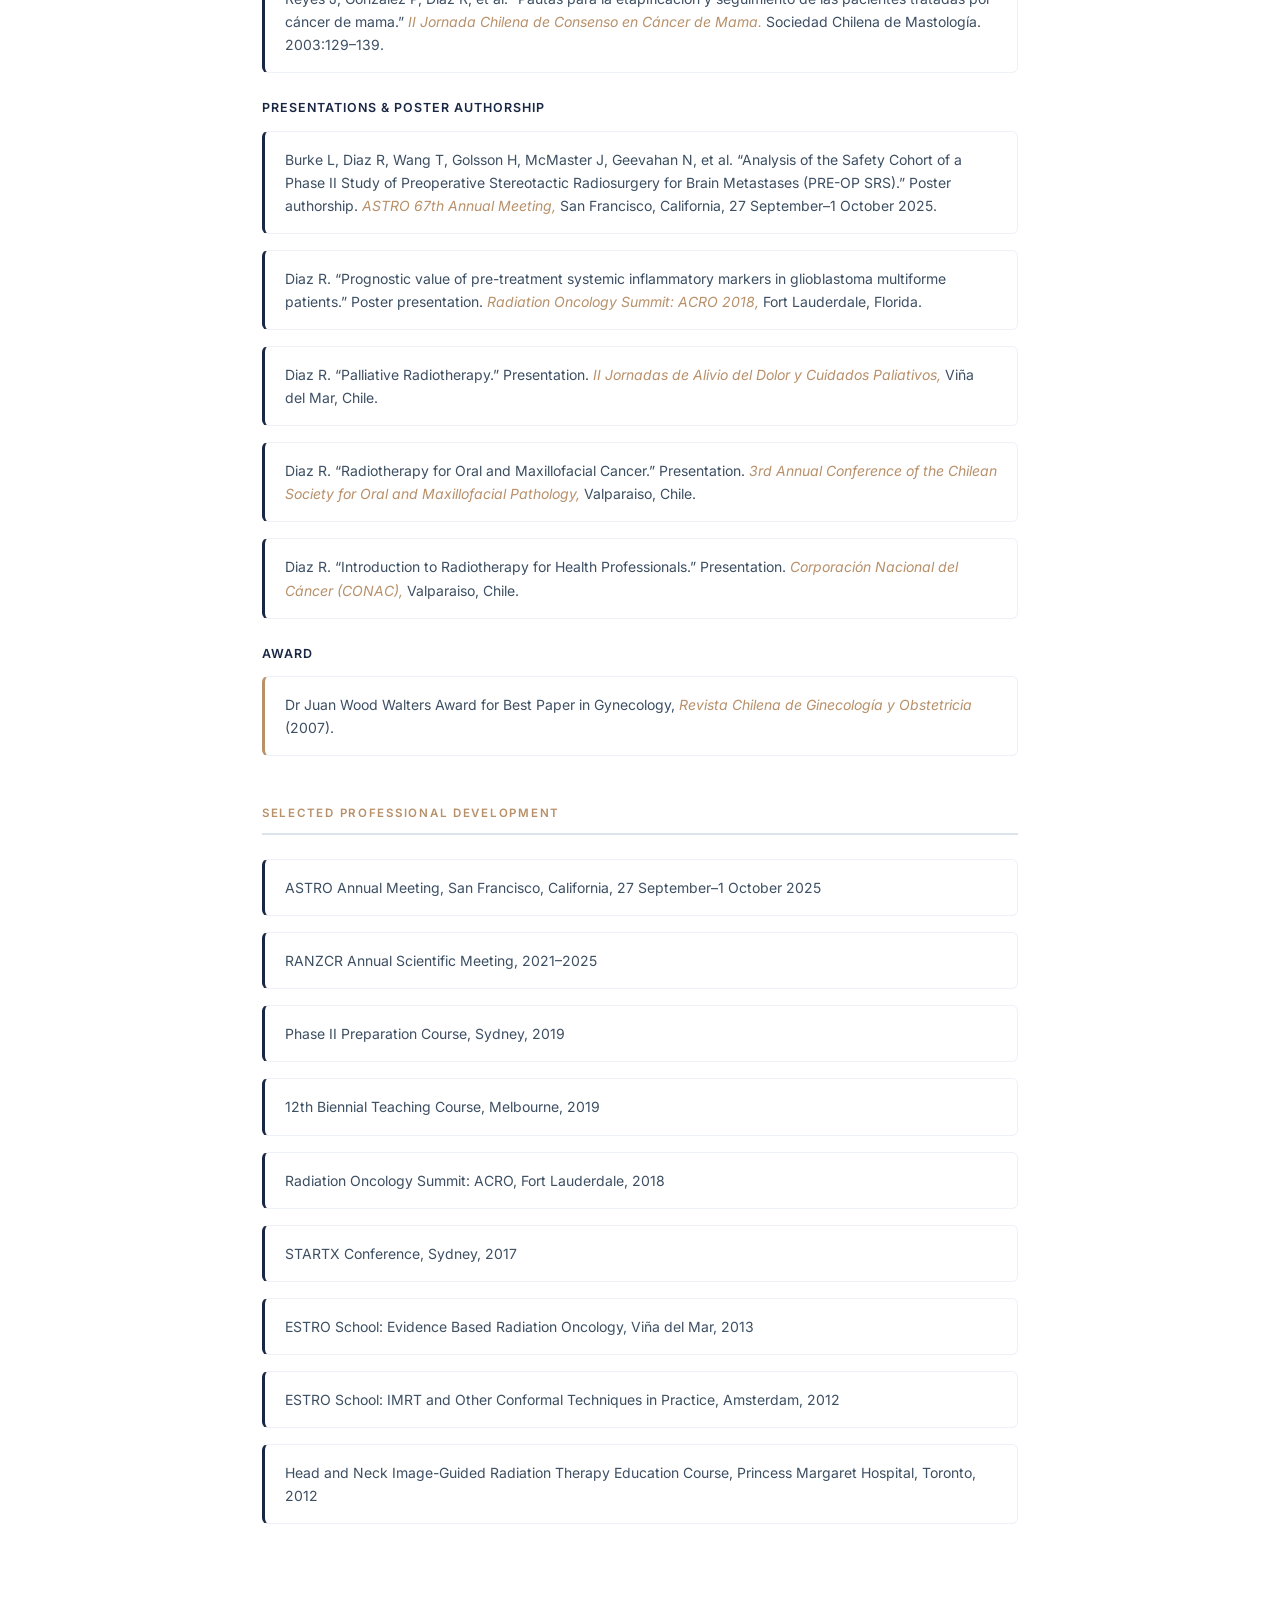
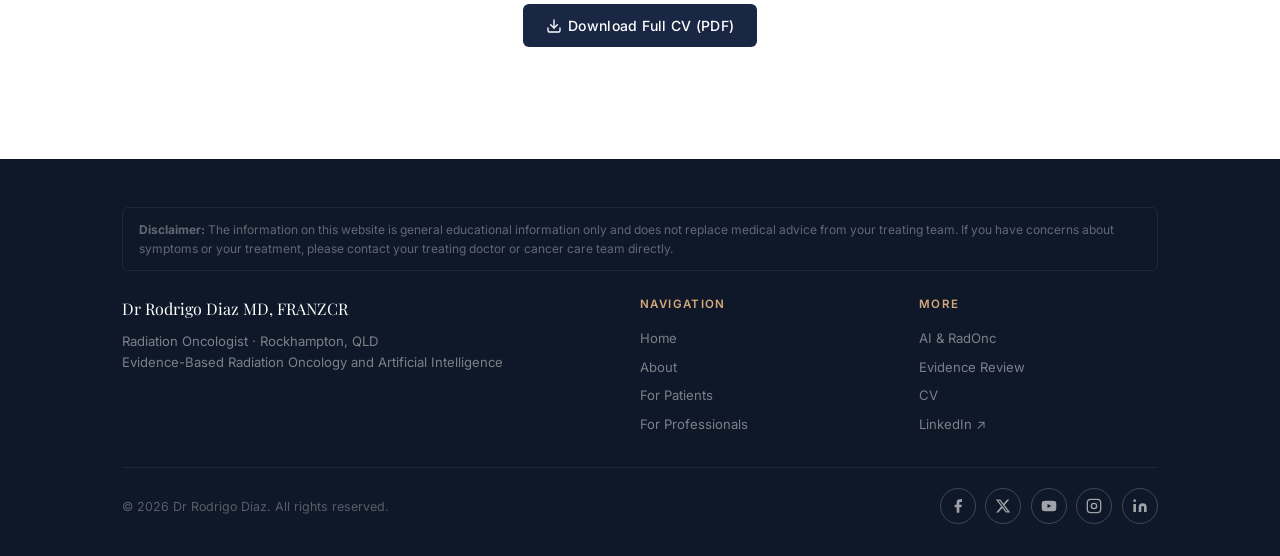
<file: cv.html>
<!DOCTYPE html>
<html lang="en">
<head>
<meta charset="UTF-8">
<meta name="viewport" content="width=device-width, initial-scale=1.0">
<title>Curriculum Vitae | Dr Rodrigo Diaz MD FRANZCR</title>
<meta name="description" content="Dr Rodrigo Diaz, Radiation Oncologist. Evidence-Based Radiation Oncology and Artificial Intelligence.">
<link rel="stylesheet" href="css/style.css">

</head>
<body class="page-body">
<nav class="nav">
  <div class="nav__inner">
    <a href="index.html" class="nav__brand">
      <span class="nav__brand-name">Dr Rodrigo Diaz</span>
      <span class="nav__brand-title">MD, FRANZCR &middot; Radiation Oncologist</span>
    </a>
    <button class="nav__toggle" aria-label="Toggle menu">
      <span></span><span></span><span></span>
    </button>
    <div class="nav__links">
      <a href="index.html" class="nav__link">Home</a>
      <a href="about.html" class="nav__link">About</a>
      <a href="patients.html" class="nav__link">Patients</a>
      <a href="professionals.html" class="nav__link">Professionals</a>
      <a href="ai.html" class="nav__link">AI &amp; RadOnc</a>
      <a href="contact.html" class="nav__link nav__link--cta">Contact</a>
    </div>
  </div>
</nav>

<div class="page-hero">
  <div class="container">
    <div style="display:flex; justify-content:space-between; align-items:flex-end; flex-wrap:wrap; gap:1rem">
      <div>
        <span class="page-hero__eyebrow">Curriculum Vitae</span>
        <h1 class="page-hero__title">Dr Rodrigo Diaz MD, FRANZCR</h1>
        <p class="page-hero__desc">Radiation Oncologist &middot; Rockhampton, QLD &middot; rodrigo.diaz@genesiscare.com</p>
      </div>
      <a href="assets/Rodrigo_Diaz_CV.pdf" class="btn btn--primary" download><svg width="16" height="16" viewBox="0 0 24 24" fill="none" stroke="currentColor" stroke-width="2" stroke-linecap="round" stroke-linejoin="round"><path d="M21 15v4a2 2 0 0 1-2 2H5a2 2 0 0 1-2-2v-4"/><polyline points="7 10 12 15 17 10"/><line x1="12" y1="15" x2="12" y2="3"/></svg> Download PDF</a>
    </div>
  </div>
</div>

<section style="background:var(--white)">
  <div class="container--narrow">

    <div class="cv-section">
      <p class="cv-section__title">Professional Summary</p>
      <p>Fellowship-trained Radiation Oncologist with more than 10 years of international oncology experience across Chile and Australia. Currently practising in a busy regional public and private oncology environment in Queensland, managing a broad range of tumour streams including breast, prostate, gastrointestinal, genitourinary, skin, thoracic and palliative malignancies. Experienced in contemporary radiotherapy techniques including IMRT, VMAT, SRS and SABR, with strong interests in stereotactic radiotherapy, quality improvement, research, and evidence-based patient-centred care.</p>
    </div>

    <div class="cv-section">
      <p class="cv-section__title">Medical Qualifications</p>
      <div class="timeline">
        <div class="timeline-item">
          <span class="timeline-item__date">2021</span>
          <div>
            <p class="timeline-item__title">Fellowship of the Royal Australian and New Zealand College of Radiologists</p>
            <p class="timeline-item__sub">Radiation Oncology</p>
          </div>
        </div>
        <div class="timeline-item">
          <span class="timeline-item__date">2015</span>
          <div>
            <p class="timeline-item__title">Master of Health Management and Administration</p>
            <p class="timeline-item__sub">Universidad Mayor, Chile</p>
          </div>
        </div>
        <div class="timeline-item">
          <span class="timeline-item__date">2002</span>
          <div>
            <p class="timeline-item__title">Doctor of Medicine <em>(magna cum laude)</em></p>
            <p class="timeline-item__sub">University of Chile</p>
          </div>
        </div>
      </div>
    </div>

    <div class="cv-section">
      <p class="cv-section__title">Registration &amp; Licensure</p>
      <div class="timeline">
        <div class="timeline-item">
          <span class="timeline-item__date">Current</span>
          <div>
            <p class="timeline-item__title">Medical Board of Australia / AHPRA</p>
            <p class="timeline-item__desc">Unconditional registration &mdash; MED0002053298</p>
          </div>
        </div>
        <div class="timeline-item">
          <span class="timeline-item__date">Current</span>
          <div>
            <p class="timeline-item__title">NSW Environment Protection Authority</p>
            <p class="timeline-item__desc">Radiation licence no. 5102302</p>
          </div>
        </div>
        <div class="timeline-item">
          <span class="timeline-item__date">Current</span>
          <div>
            <p class="timeline-item__title">CONACEM, Chile</p>
            <p class="timeline-item__desc">Specialist registration no. 12933</p>
          </div>
        </div>
      </div>
    </div>

    <div class="cv-section">
      <p class="cv-section__title">Professional Experience</p>
      <div class="timeline">
        <div class="timeline-item">
          <span class="timeline-item__date">Jan 2024 &ndash; Present</span>
          <div>
            <p class="timeline-item__title">Radiation Oncologist</p>
            <p class="timeline-item__sub">Rockhampton Hospital / GenesisCare, Rockhampton, QLD</p>
            <p class="timeline-item__desc">Consultant practice across public and private settings spanning a broad range of tumour streams including breast, prostate, gastrointestinal, genitourinary, skin, thoracic and palliative malignancies. Active involvement in multidisciplinary care, contouring, treatment planning, peer review, on-treatment review and follow-up using IMRT, VMAT and SABR.</p>
          </div>
        </div>
        <div class="timeline-item">
          <span class="timeline-item__date">Feb 2023 &ndash; Jan 2024</span>
          <div>
            <p class="timeline-item__title">Staff Specialist Radiation Oncologist (Locum)</p>
            <p class="timeline-item__sub">Western Sydney Local Health District &mdash; Westmead &amp; Blacktown Hospitals, NSW</p>
            <p class="timeline-item__desc">Locum consultant practice across major metropolitan public cancer centres. Inpatient and outpatient care, treatment reviews and multidisciplinary input.</p>
          </div>
        </div>
        <div class="timeline-item">
          <span class="timeline-item__date">Apr 2022 &ndash; Feb 2023</span>
          <div>
            <p class="timeline-item__title">Staff Specialist Radiation Oncologist (Locum)</p>
            <p class="timeline-item__sub">The Canberra Hospital, ACT</p>
            <p class="timeline-item__desc">Consultant in a tertiary public hospital setting. New patient assessment, treatment planning, on-treatment review and follow-up care.</p>
          </div>
        </div>
        <div class="timeline-item">
          <span class="timeline-item__date">2021 &ndash; 2022</span>
          <div>
            <p class="timeline-item__title">Postgraduate Fellow in Radiation Oncology</p>
            <p class="timeline-item__sub">Crown Princess Mary Cancer Centre, Westmead Hospital, NSW</p>
            <p class="timeline-item__desc">Advanced clinical and research fellowship focused on stereotactic radiation therapy, thoracic malignancies and CNS radiotherapy. Ward consultations, new patients, follow-up, M&amp;M and QA activities.</p>
          </div>
        </div>
        <div class="timeline-item">
          <span class="timeline-item__date">2016 &ndash; 2021</span>
          <div>
            <p class="timeline-item__title">Radiation Oncology Trainee (FRANZCR)</p>
            <p class="timeline-item__sub">North Coast Cancer Institute, Lismore Base Hospital &amp; Central Coast Cancer Centre, Gosford Hospital, NSW</p>
            <p class="timeline-item__desc">Broad training exposure to IMRT, VMAT, SRS and SABR. Contouring and planning using Eclipse and Monaco. Motion management, DIBH, IGRT and multidisciplinary cancer care. Research involvement in glioblastoma and haematological malignancies.</p>
          </div>
        </div>
        <div class="timeline-item">
          <span class="timeline-item__date">2005 &ndash; 2016</span>
          <div>
            <p class="timeline-item__title">Staff Specialist Radiation Oncologist</p>
            <p class="timeline-item__sub">Hospital Carlos Van Buren, Chile</p>
            <p class="timeline-item__desc">Managed a wide range of malignancies using 3D conformal radiotherapy and cobalt techniques. Eclipse planning and LDR brachytherapy including intracavitary treatment for gynaecological malignancies. Clinical guideline development, MDT, quality improvement and research.</p>
          </div>
        </div>
        <div class="timeline-item">
          <span class="timeline-item__date">2006 &ndash; 2016</span>
          <div>
            <p class="timeline-item__title">Conjoint Associate Professor</p>
            <p class="timeline-item__sub">School of Medicine, University of Valpara&iacute;so, Chile</p>
            <p class="timeline-item__desc">Tutored junior residents and medical students in basic and clinical oncology.</p>
          </div>
        </div>
      </div>
    </div>

    <div class="two-col">
      <div class="cv-section">
        <p class="cv-section__title">Clinical Interests</p>
        <ul class="sidebar-list" style="list-style:none; padding:0">
          <li>Thoracic malignancies</li>
          <li>Gastrointestinal cancers</li>
          <li>Genitourinary cancers</li>
          <li>Breast cancer</li>
          <li>Hepatobiliary malignancies</li>
          <li>Stereotactic radiotherapy (SABR &amp; SRS)</li>
          <li>Research &amp; quality improvement</li>
        </ul>
      </div>
      <div class="cv-section">
        <p class="cv-section__title">Professional Memberships</p>
        <ul class="sidebar-list" style="list-style:none; padding:0">
          <li>Royal Australian and New Zealand College of Radiologists (RANZCR)</li>
          <li>TROG Cancer Research</li>
          <li>ASTRO</li>
          <li>ESTRO</li>
          <li>Chilean Society of Radiation Oncology</li>
        </ul>
      </div>
    </div>

    <div class="cv-section">
      <p class="cv-section__title">Research, Publications &amp; Presentations</p>
      
      <p style="font-size:0.78rem; letter-spacing:0.08em; text-transform:uppercase; color:var(--navy); font-weight:600; margin-bottom:0.75rem; margin-top:1.5rem">Peer-Reviewed Publications</p>
      <div class="pub-list">
        <div class="pub-item">
          Diaz R, Amalaseelan J, Imlay-Gillespie L. &ldquo;Plasmablastic lymphoma masquerading as solitary plasmacytoma in an immunocompetent patient.&rdquo; <em>BMJ Case Reports.</em> 2018;2018:bcr2018225374.
        </div>
        <div class="pub-item">
          Solis JC, Diaz R, Silva M, Leon M, et al. &ldquo;C&aacute;ncer c&eacute;rvicouterino estadio IIIB tratado con radioquimioterapia concomitante basada en cisplatino: experiencia inicial de Hospital Carlos Van Buren.&rdquo; <em>Rev Chil Obstet Ginecol.</em> 2007;72(1):11&ndash;19.
        </div>
        <div class="pub-item">
          Solis JC, Diaz R, Silva M, Leon M, et al. &ldquo;Pron&oacute;stico del c&aacute;ncer c&eacute;rvico uterino estadios IIB&ndash;IIIB tratados con radioquimioterapia: experiencia Hospital Van Buren, Valpara&iacute;so, Chile.&rdquo; <em>Rev Col Obstet Ginecol.</em> 2007;58(4):268&ndash;276.
        </div>
      </div>

      <p style="font-size:0.78rem; letter-spacing:0.08em; text-transform:uppercase; color:var(--navy); font-weight:600; margin-bottom:0.75rem; margin-top:1.5rem">Non-Refereed Publication</p>
      <div class="pub-list">
        <div class="pub-item">
          Reyes J, Gonz&aacute;lez P, D&iacute;az R, et al. &ldquo;Pautas para la etapificaci&oacute;n y seguimiento de las pacientes tratadas por c&aacute;ncer de mama.&rdquo; <em>II Jornada Chilena de Consenso en C&aacute;ncer de Mama.</em> Sociedad Chilena de Mastolog&iacute;a. 2003:129&ndash;139.
        </div>
      </div>

      <p style="font-size:0.78rem; letter-spacing:0.08em; text-transform:uppercase; color:var(--navy); font-weight:600; margin-bottom:0.75rem; margin-top:1.5rem">Presentations &amp; Poster Authorship</p>
      <div class="pub-list">
        <div class="pub-item">
          Burke L, Diaz R, Wang T, Golsson H, McMaster J, Geevahan N, et al. &ldquo;Analysis of the Safety Cohort of a Phase II Study of Preoperative Stereotactic Radiosurgery for Brain Metastases (PRE-OP SRS).&rdquo; Poster authorship. <em>ASTRO 67th Annual Meeting,</em> San Francisco, California, 27 September&ndash;1 October 2025.
        </div>
        <div class="pub-item">
          Diaz R. &ldquo;Prognostic value of pre-treatment systemic inflammatory markers in glioblastoma multiforme patients.&rdquo; Poster presentation. <em>Radiation Oncology Summit: ACRO 2018,</em> Fort Lauderdale, Florida.
        </div>
        <div class="pub-item">
          Diaz R. &ldquo;Palliative Radiotherapy.&rdquo; Presentation. <em>II Jornadas de Alivio del Dolor y Cuidados Paliativos,</em> Vi&ntilde;a del Mar, Chile.
        </div>
        <div class="pub-item">
          Diaz R. &ldquo;Radiotherapy for Oral and Maxillofacial Cancer.&rdquo; Presentation. <em>3rd Annual Conference of the Chilean Society for Oral and Maxillofacial Pathology,</em> Valparaiso, Chile.
        </div>
        <div class="pub-item">
          Diaz R. &ldquo;Introduction to Radiotherapy for Health Professionals.&rdquo; Presentation. <em>Corporaci&oacute;n Nacional del C&aacute;ncer (CONAC),</em> Valparaiso, Chile.
        </div>
      </div>

      <p style="font-size:0.78rem; letter-spacing:0.08em; text-transform:uppercase; color:var(--navy); font-weight:600; margin-bottom:0.75rem; margin-top:1.5rem">Award</p>
      <div class="pub-list">
        <div class="pub-item" style="border-left-color:var(--gold)">
          Dr Juan Wood Walters Award for Best Paper in Gynecology, <em>Revista Chilena de Ginecolog&iacute;a y Obstetricia</em> (2007).
        </div>
      </div>
    </div>

    <div class="cv-section">
      <p class="cv-section__title">Selected Professional Development</p>
      <div class="pub-list">
        <div class="pub-item">ASTRO Annual Meeting, San Francisco, California, 27 September&ndash;1 October 2025</div>
        <div class="pub-item">RANZCR Annual Scientific Meeting, 2021&ndash;2025</div>
        <div class="pub-item">Phase II Preparation Course, Sydney, 2019</div>
        <div class="pub-item">12th Biennial Teaching Course, Melbourne, 2019</div>
        <div class="pub-item">Radiation Oncology Summit: ACRO, Fort Lauderdale, 2018</div>
        <div class="pub-item">STARTX Conference, Sydney, 2017</div>
        <div class="pub-item">ESTRO School: Evidence Based Radiation Oncology, Vi&ntilde;a del Mar, 2013</div>
        <div class="pub-item">ESTRO School: IMRT and Other Conformal Techniques in Practice, Amsterdam, 2012</div>
        <div class="pub-item">Head and Neck Image-Guided Radiation Therapy Education Course, Princess Margaret Hospital, Toronto, 2012</div>
      </div>
    </div>

    <div style="text-align:center; padding:2rem 0">
      <a href="assets/Rodrigo_Diaz_CV.pdf" class="btn btn--navy" download><svg width="16" height="16" viewBox="0 0 24 24" fill="none" stroke="currentColor" stroke-width="2" stroke-linecap="round" stroke-linejoin="round"><path d="M21 15v4a2 2 0 0 1-2 2H5a2 2 0 0 1-2-2v-4"/><polyline points="7 10 12 15 17 10"/><line x1="12" y1="15" x2="12" y2="3"/></svg> Download Full CV (PDF)</a>
    </div>

  </div>
</section>

<footer class="footer">
  <div class="container">
    <div class="footer__disclaimer">
      <strong>Disclaimer:</strong> The information on this website is general educational information only and does not replace medical advice from your treating team. If you have concerns about symptoms or your treatment, please contact your treating doctor or cancer care team directly.
    </div>
    <div class="footer__inner">
      <div>
        <p class="footer__brand-name">Dr Rodrigo Diaz MD, FRANZCR</p>
        <p class="footer__brand-text">Radiation Oncologist &middot; Rockhampton, QLD<br>Evidence-Based Radiation Oncology and Artificial Intelligence</p>
      </div>
      <div>
        <p class="footer__col-title">Navigation</p>
        <div class="footer__links">
          <a href="index.html">Home</a>
          <a href="about.html">About</a>
          <a href="patients.html">For Patients</a>
          <a href="professionals.html">For Professionals</a>
        </div>
      </div>
      <div>
        <p class="footer__col-title">More</p>
        <div class="footer__links">
          <a href="ai.html">AI &amp; RadOnc</a>
          <a href="blog.html">Evidence Review</a>
          <a href="cv.html">CV</a>
          <a href="https://www.linkedin.com/in/" target="_blank">LinkedIn &#8599;</a>
        </div>
      </div>
    </div>
    <div class="footer__bottom">
      <span>&copy; 2026 Dr Rodrigo Diaz. All rights reserved.</span>
      <div class="social-bar"><a href="#" target="_blank" class="social-icon" aria-label="Facebook"><svg viewBox="0 0 24 24" fill="currentColor"><path d="M18 2h-3a5 5 0 0 0-5 5v3H7v4h3v8h4v-8h3l1-4h-4V7a1 1 0 0 1 1-1h3z"/></svg></a>
<a href="https://x.com/RadoncVault" target="_blank" class="social-icon" aria-label="X"><svg viewBox="0 0 24 24" fill="currentColor"><path d="M18.244 2.25h3.308l-7.227 8.26 8.502 11.24H16.17l-5.214-6.817L4.99 21.75H1.68l7.73-8.835L1.254 2.25H8.08l4.713 6.231zm-1.161 17.52h1.833L7.084 4.126H5.117z"/></svg></a>
<a href="#" target="_blank" class="social-icon" aria-label="Youtube"><svg viewBox="0 0 24 24" fill="currentColor"><path d="M22.54 6.42a2.78 2.78 0 0 0-1.95-1.96C18.88 4 12 4 12 4s-6.88 0-8.59.46a2.78 2.78 0 0 0-1.95 1.96A29 29 0 0 0 1 12a29 29 0 0 0 .46 5.58A2.78 2.78 0 0 0 3.41 19.6C5.12 20.06 12 20.06 12 20.06s6.88 0 8.59-.46a2.78 2.78 0 0 0 1.95-1.95A29 29 0 0 0 23 12a29 29 0 0 0-.46-5.58z"/><polygon fill="var(--navy-dark)" points="9.75 15.02 15.5 12 9.75 8.98 9.75 15.02"/></svg></a>
<a href="#" target="_blank" class="social-icon" aria-label="Instagram"><svg viewBox="0 0 24 24" fill="none" stroke="currentColor" stroke-width="2" stroke-linecap="round" stroke-linejoin="round"><rect x="2" y="2" width="20" height="20" rx="5" ry="5"/><circle cx="12" cy="12" r="4"/><circle cx="17.5" cy="6.5" r="0.5" fill="currentColor" stroke="none"/></svg></a>
<a href="https://www.linkedin.com/in/" target="_blank" class="social-icon" aria-label="Linkedin"><svg viewBox="0 0 24 24" fill="currentColor"><path d="M16 8a6 6 0 0 1 6 6v7h-4v-7a2 2 0 0 0-2-2 2 2 0 0 0-2 2v7h-4v-7a6 6 0 0 1 6-6z"/><rect x="2" y="9" width="4" height="12"/><circle cx="4" cy="4" r="2"/></svg></a>
</div>
    </div>
  </div>
</footer>
<script src="js/main.js"></script>
</body>
</html>
</file>
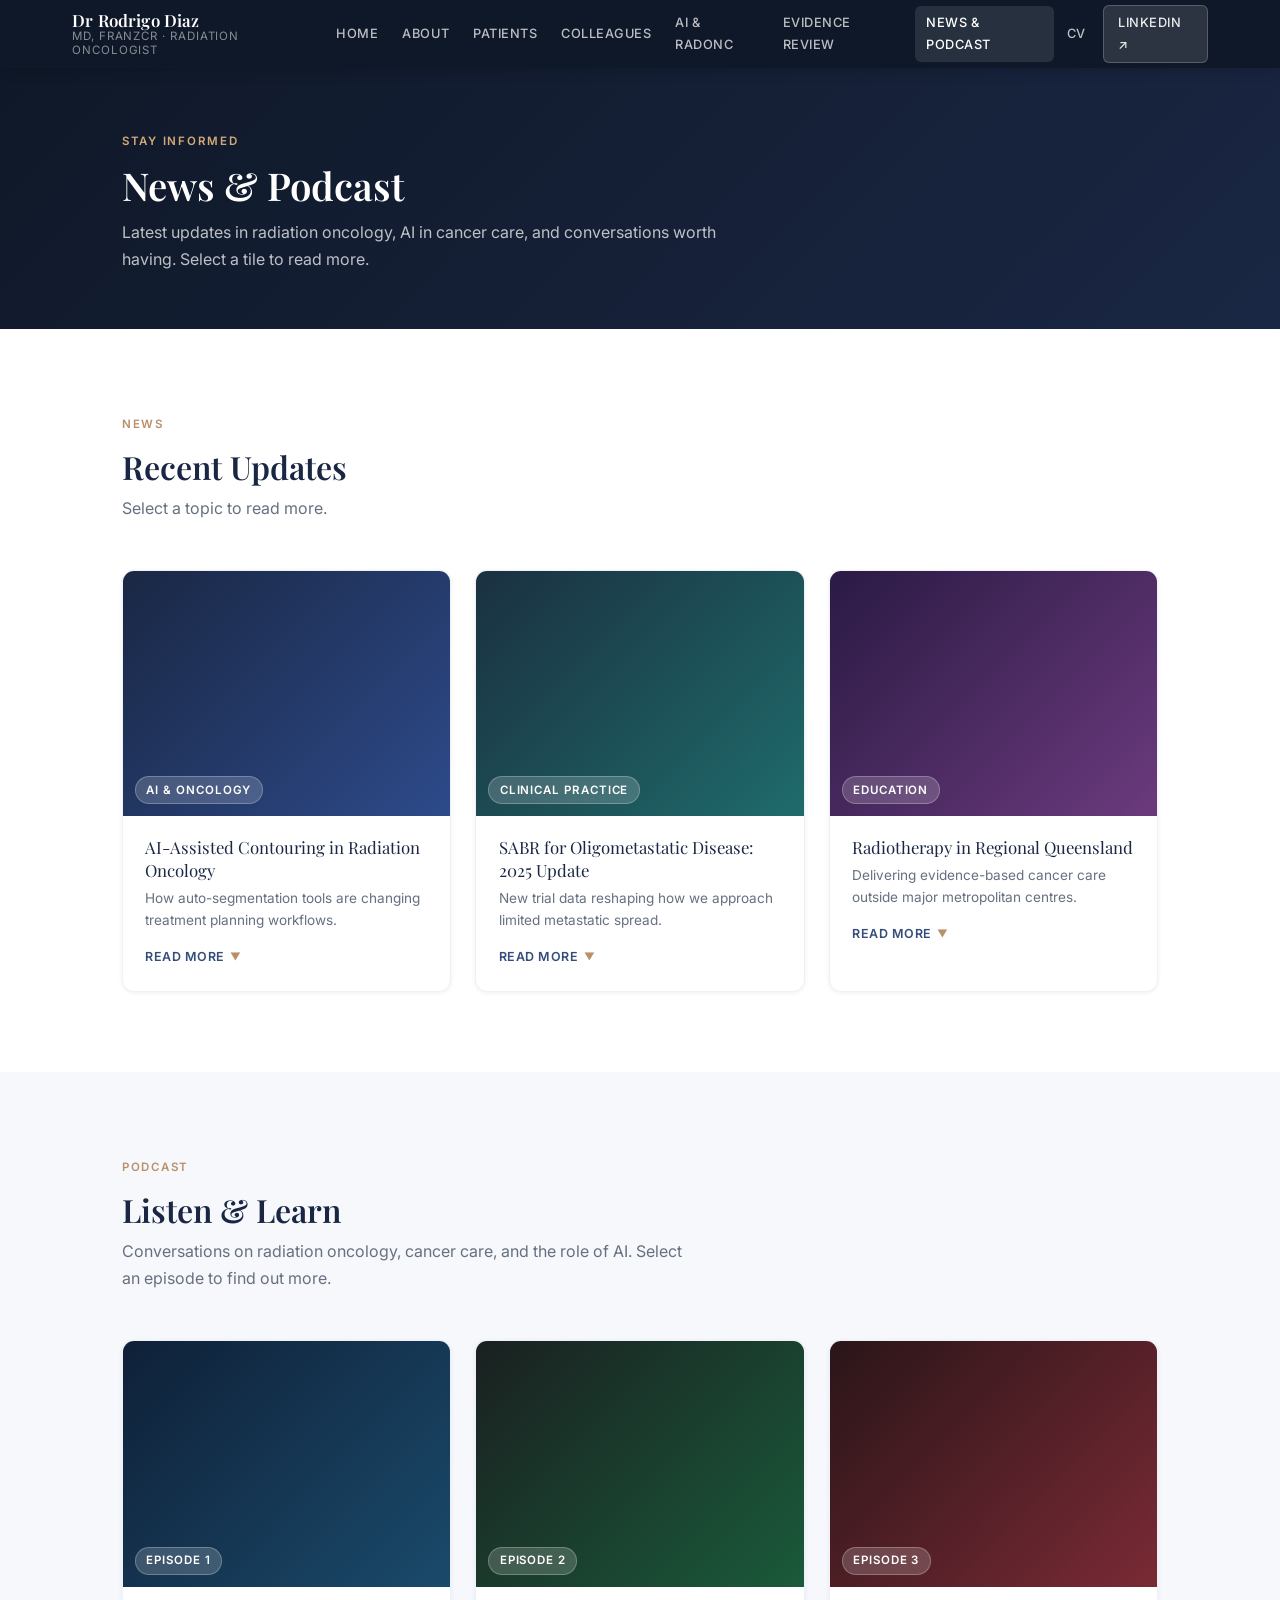
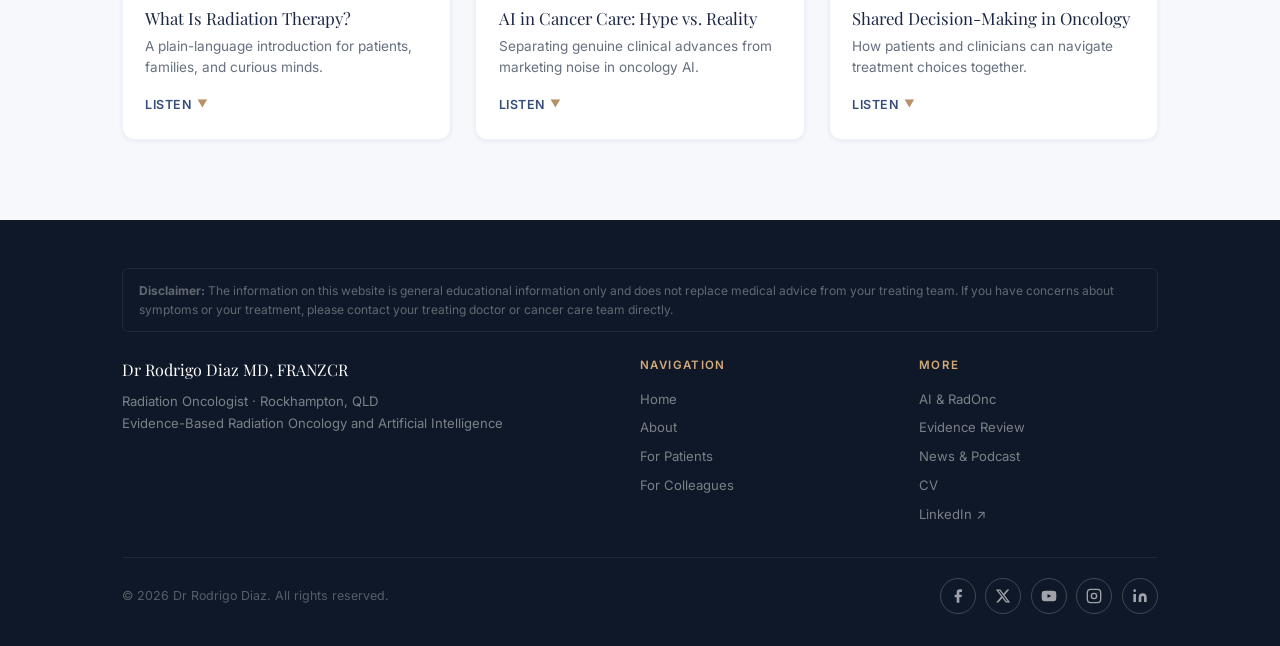
<file: news.html>
<!DOCTYPE html>
<html lang="en">
<head>
<meta charset="UTF-8">
<meta name="viewport" content="width=device-width, initial-scale=1.0">
<title>News &amp; Podcast | Dr Rodrigo Diaz MD FRANZCR</title>
<meta name="description" content="Dr Rodrigo Diaz, Radiation Oncologist. News and podcast episodes on radiation oncology and AI in cancer care.">
<link rel="stylesheet" href="css/style.css">
</head>
<body class="page-body">
<nav class="nav">
  <div class="nav__inner">
    <a href="index.html" class="nav__brand">
      <span class="nav__brand-name">Dr Rodrigo Diaz</span>
      <span class="nav__brand-title">MD, FRANZCR &middot; Radiation Oncologist</span>
    </a>
    <button class="nav__toggle" aria-label="Toggle menu">
      <span></span><span></span><span></span>
    </button>
    <div class="nav__links">
      <a href="index.html" class="nav__link">Home</a>
      <a href="about.html" class="nav__link">About</a>
      <a href="patients.html" class="nav__link">Patients</a>
      <a href="colleagues.html" class="nav__link">Colleagues</a>
      <a href="ai.html" class="nav__link">AI &amp; RadOnc</a>
      <a href="blog.html" class="nav__link">Evidence Review</a>
      <a href="news.html" class="nav__link active">News &amp; Podcast</a>
      <a href="cv.html" class="nav__link">CV</a>
      <a href="https://www.linkedin.com/in/" target="_blank" class="nav__link nav__link--cta">LinkedIn &#8599;</a>
    </div>
  </div>
</nav>

<div class="page-hero">
  <div class="container">
    <span class="page-hero__eyebrow">Stay Informed</span>
    <h1 class="page-hero__title">News &amp; Podcast</h1>
    <p class="page-hero__desc">Latest updates in radiation oncology, AI in cancer care, and conversations worth having. Select a tile to read more.</p>
  </div>
</div>

<!-- NEWS SECTION -->
<section style="background:var(--white)">
  <div class="container">

    <div class="section-header">
      <span class="section-label">News</span>
      <h2 class="section-title">Recent Updates</h2>
      <p class="section-desc">Select a topic to read more.</p>
    </div>

    <div class="info-tile-grid" id="news-grid">

      <div class="info-tile" data-panel="news-1">
        <div class="info-tile__img info-tile__img--news1">
          <span class="info-tile__tag">AI &amp; Oncology</span>
        </div>
        <div class="info-tile__body">
          <p class="info-tile__title">AI-Assisted Contouring in Radiation Oncology</p>
          <p class="info-tile__desc">How auto-segmentation tools are changing treatment planning workflows.</p>
          <span class="info-tile__cta">Read more <span class="info-tile__arrow">&#x25BC;</span></span>
        </div>
      </div>

      <div class="info-tile" data-panel="news-2">
        <div class="info-tile__img info-tile__img--news2">
          <span class="info-tile__tag">Clinical Practice</span>
        </div>
        <div class="info-tile__body">
          <p class="info-tile__title">SABR for Oligometastatic Disease: 2025 Update</p>
          <p class="info-tile__desc">New trial data reshaping how we approach limited metastatic spread.</p>
          <span class="info-tile__cta">Read more <span class="info-tile__arrow">&#x25BC;</span></span>
        </div>
      </div>

      <div class="info-tile" data-panel="news-3">
        <div class="info-tile__img info-tile__img--news3">
          <span class="info-tile__tag">Education</span>
        </div>
        <div class="info-tile__body">
          <p class="info-tile__title">Radiotherapy in Regional Queensland</p>
          <p class="info-tile__desc">Delivering evidence-based cancer care outside major metropolitan centres.</p>
          <span class="info-tile__cta">Read more <span class="info-tile__arrow">&#x25BC;</span></span>
        </div>
      </div>

    </div>

    <!-- Expand panels -->
    <div class="info-tile-panel" id="news-1">
      <div class="info-tile-panel__inner">
        <button class="info-tile-panel__close" aria-label="Close">&#x2715;</button>
        <span class="section-label">AI &amp; Oncology</span>
        <h3 class="info-tile-panel__title">AI-Assisted Contouring in Radiation Oncology</h3>
        <p>Auto-segmentation tools powered by deep learning are now entering routine clinical use in radiation oncology departments worldwide. These tools can delineate organs at risk and target volumes in a fraction of the time required for manual contouring, with performance approaching that of experienced clinicians for well-defined structures such as the parotid glands, bladder, and femoral heads.</p>
        <p>However, clinical implementation requires careful quality assurance. AI contours should always be reviewed and corrected by a qualified radiation oncologist before use in treatment planning. Current evidence suggests that AI contouring reduces inter-observer variability and planner workload, but does not yet replace the clinical judgement required for tumour delineation in complex cases.</p>
        <p>The practical implication for radiation oncology practice is a shift in the role of the clinician — from drawing structures to reviewing and refining them. This demands training, standardised review workflows, and an understanding of where AI tools are most and least reliable.</p>
        <p style="font-size:0.85rem; color:var(--text-light); margin-top:1.5rem; padding-top:1rem; border-top:1px solid var(--border-light)">This is a summary post. Full references and citations will be included in the Evidence Review series.</p>
      </div>
    </div>

    <div class="info-tile-panel" id="news-2">
      <div class="info-tile-panel__inner">
        <button class="info-tile-panel__close" aria-label="Close">&#x2715;</button>
        <span class="section-label">Clinical Practice</span>
        <h3 class="info-tile-panel__title">SABR for Oligometastatic Disease: 2025 Update</h3>
        <p>Stereotactic ablative radiotherapy (SABR) for oligometastatic disease has moved from hypothesis to established practice over the past decade. Landmark randomised trials — including SABR-COMET and ORIOLE — demonstrated survival benefits and improved progression-free survival in selected patients with limited metastatic burden.</p>
        <p>More recent data from 2024&ndash;2025 have refined patient selection criteria. The definition of oligometastatic disease has evolved to incorporate not just the number of lesions (&le;5 in most trials), but also biological factors such as disease-free interval, primary tumour histology, and response to systemic therapy. Patients with synchronous versus metachronous metastases appear to have different outcomes.</p>
        <p>The practical implication is that SABR for oligometastatic disease should be discussed within a multidisciplinary setting, with clear documentation of intent (curative versus cytoreductive) and expectation management around the difference between progression-free and overall survival.</p>
        <p style="font-size:0.85rem; color:var(--text-light); margin-top:1.5rem; padding-top:1rem; border-top:1px solid var(--border-light)">This is a summary post. Full references and citations will be included in the Evidence Review series.</p>
      </div>
    </div>

    <div class="info-tile-panel" id="news-3">
      <div class="info-tile-panel__inner">
        <button class="info-tile-panel__close" aria-label="Close">&#x2715;</button>
        <span class="section-label">Education</span>
        <h3 class="info-tile-panel__title">Radiotherapy in Regional Queensland</h3>
        <p>Access to radiation oncology services remains unequal across Australia. Patients in regional and remote areas face significant barriers including distance to treatment centres, accommodation costs, and the burden of daily travel during a course of treatment that may last several weeks.</p>
        <p>Hypofractionation — delivering fewer, larger doses of radiation — has substantially reduced treatment duration for many common cancers, including prostate and breast cancer, making radiotherapy more feasible for patients who cannot be away from home for extended periods. SABR for early lung cancer, for instance, is delivered in 3&ndash;8 fractions rather than 30&ndash;35.</p>
        <p>Telehealth consultations have also improved access to radiation oncology specialist advice without requiring patients to travel for every appointment. While the initial planning CT scan and treatment itself require attendance at a radiotherapy centre, many follow-up consultations and on-treatment reviews can now be conducted remotely.</p>
        <p>As a radiation oncologist based in Rockhampton, equitable access to evidence-based radiotherapy for regional Queenslanders is a central focus of my practice.</p>
        <p style="font-size:0.85rem; color:var(--text-light); margin-top:1.5rem; padding-top:1rem; border-top:1px solid var(--border-light)">This is a summary post.</p>
      </div>
    </div>

  </div>
</section>

<!-- PODCAST SECTION -->
<section style="background:var(--bg)">
  <div class="container">

    <div class="section-header">
      <span class="section-label">Podcast</span>
      <h2 class="section-title">Listen &amp; Learn</h2>
      <p class="section-desc">Conversations on radiation oncology, cancer care, and the role of AI. Select an episode to find out more.</p>
    </div>

    <div class="info-tile-grid" id="podcast-grid">

      <div class="info-tile" data-panel="pod-1">
        <div class="info-tile__img info-tile__img--pod1">
          <span class="info-tile__tag">Episode 1</span>
        </div>
        <div class="info-tile__body">
          <p class="info-tile__title">What Is Radiation Therapy?</p>
          <p class="info-tile__desc">A plain-language introduction for patients, families, and curious minds.</p>
          <span class="info-tile__cta">Listen <span class="info-tile__arrow">&#x25BC;</span></span>
        </div>
      </div>

      <div class="info-tile" data-panel="pod-2">
        <div class="info-tile__img info-tile__img--pod2">
          <span class="info-tile__tag">Episode 2</span>
        </div>
        <div class="info-tile__body">
          <p class="info-tile__title">AI in Cancer Care: Hype vs. Reality</p>
          <p class="info-tile__desc">Separating genuine clinical advances from marketing noise in oncology AI.</p>
          <span class="info-tile__cta">Listen <span class="info-tile__arrow">&#x25BC;</span></span>
        </div>
      </div>

      <div class="info-tile" data-panel="pod-3">
        <div class="info-tile__img info-tile__img--pod3">
          <span class="info-tile__tag">Episode 3</span>
        </div>
        <div class="info-tile__body">
          <p class="info-tile__title">Shared Decision-Making in Oncology</p>
          <p class="info-tile__desc">How patients and clinicians can navigate treatment choices together.</p>
          <span class="info-tile__cta">Listen <span class="info-tile__arrow">&#x25BC;</span></span>
        </div>
      </div>

    </div>

    <!-- Expand panels for podcast -->
    <div class="info-tile-panel" id="pod-1">
      <div class="info-tile-panel__inner">
        <button class="info-tile-panel__close" aria-label="Close">&#x2715;</button>
        <span class="section-label">Episode 1</span>
        <h3 class="info-tile-panel__title">What Is Radiation Therapy?</h3>
        <div class="info-tile-panel__player">
          <svg width="40" height="40" viewBox="0 0 24 24" fill="none" stroke="currentColor" stroke-width="1.5" stroke-linecap="round" stroke-linejoin="round" style="color:var(--navy-light)"><circle cx="12" cy="12" r="10"/><polygon points="10 8 16 12 10 16 10 8" fill="currentColor" stroke="none" style="color:var(--navy)"/></svg>
          <p style="font-size:0.85rem; color:var(--text-light); margin:0">Podcast coming soon &mdash; episode player will appear here.</p>
        </div>
        <p>In this first episode, I give a plain-language overview of radiation therapy: what it is, how it works, and what patients can expect when they are referred to a radiation oncologist. The episode covers the difference between external beam radiotherapy and brachytherapy, why radiotherapy is used, and how the treatment process works from first consultation through to follow-up.</p>
        <p>This episode is designed for patients who have recently received a referral to radiation oncology, and for family members who want to understand what their loved one is going through.</p>
        <p style="font-size:0.85rem; color:var(--text-light); margin-top:1.5rem; padding-top:1rem; border-top:1px solid var(--border-light)">Duration: approx. 25 min &middot; Coming soon</p>
      </div>
    </div>

    <div class="info-tile-panel" id="pod-2">
      <div class="info-tile-panel__inner">
        <button class="info-tile-panel__close" aria-label="Close">&#x2715;</button>
        <span class="section-label">Episode 2</span>
        <h3 class="info-tile-panel__title">AI in Cancer Care: Hype vs. Reality</h3>
        <div class="info-tile-panel__player">
          <svg width="40" height="40" viewBox="0 0 24 24" fill="none" stroke="currentColor" stroke-width="1.5" stroke-linecap="round" stroke-linejoin="round" style="color:var(--navy-light)"><circle cx="12" cy="12" r="10"/><polygon points="10 8 16 12 10 16 10 8" fill="currentColor" stroke="none" style="color:var(--navy)"/></svg>
          <p style="font-size:0.85rem; color:var(--text-light); margin:0">Podcast coming soon &mdash; episode player will appear here.</p>
        </div>
        <p>Artificial intelligence is one of the most discussed topics in oncology right now. But what is actually being used in the clinic, and what is still years away from meaningful adoption? In this episode I separate the genuine clinical advances &mdash; AI-assisted contouring, adaptive radiotherapy, outcome prediction models &mdash; from the marketing-driven claims that do not yet have clinical evidence behind them.</p>
        <p>I also discuss what patients should know when they hear that AI is being used in their care, and why transparency between clinicians and patients about these tools matters.</p>
        <p style="font-size:0.85rem; color:var(--text-light); margin-top:1.5rem; padding-top:1rem; border-top:1px solid var(--border-light)">Duration: approx. 30 min &middot; Coming soon</p>
      </div>
    </div>

    <div class="info-tile-panel" id="pod-3">
      <div class="info-tile-panel__inner">
        <button class="info-tile-panel__close" aria-label="Close">&#x2715;</button>
        <span class="section-label">Episode 3</span>
        <h3 class="info-tile-panel__title">Shared Decision-Making in Oncology</h3>
        <div class="info-tile-panel__player">
          <svg width="40" height="40" viewBox="0 0 24 24" fill="none" stroke="currentColor" stroke-width="1.5" stroke-linecap="round" stroke-linejoin="round" style="color:var(--navy-light)"><circle cx="12" cy="12" r="10"/><polygon points="10 8 16 12 10 16 10 8" fill="currentColor" stroke="none" style="color:var(--navy)"/></svg>
          <p style="font-size:0.85rem; color:var(--text-light); margin:0">Podcast coming soon &mdash; episode player will appear here.</p>
        </div>
        <p>Treatment decisions in oncology are rarely straightforward. In this episode I discuss the principles of shared decision-making &mdash; how patients and clinicians can work through complex choices together, weighing benefits, risks, and what matters most to the individual patient.</p>
        <p>I cover practical tools such as decision aids and question prompt lists, the difference between explaining risk in absolute versus relative terms, and how to navigate situations where there is genuine clinical uncertainty about the best course of action.</p>
        <p style="font-size:0.85rem; color:var(--text-light); margin-top:1.5rem; padding-top:1rem; border-top:1px solid var(--border-light)">Duration: approx. 28 min &middot; Coming soon</p>
      </div>
    </div>

  </div>
</section>

<footer class="footer">
  <div class="container">
    <div class="footer__disclaimer">
      <strong>Disclaimer:</strong> The information on this website is general educational information only and does not replace medical advice from your treating team. If you have concerns about symptoms or your treatment, please contact your treating doctor or cancer care team directly.
    </div>
    <div class="footer__inner">
      <div>
        <p class="footer__brand-name">Dr Rodrigo Diaz MD, FRANZCR</p>
        <p class="footer__brand-text">Radiation Oncologist &middot; Rockhampton, QLD<br>Evidence-Based Radiation Oncology and Artificial Intelligence</p>
      </div>
      <div>
        <p class="footer__col-title">Navigation</p>
        <div class="footer__links">
          <a href="index.html">Home</a>
          <a href="about.html">About</a>
          <a href="patients.html">For Patients</a>
          <a href="colleagues.html">For Colleagues</a>
        </div>
      </div>
      <div>
        <p class="footer__col-title">More</p>
        <div class="footer__links">
          <a href="ai.html">AI &amp; RadOnc</a>
          <a href="blog.html">Evidence Review</a>
          <a href="news.html">News &amp; Podcast</a>
          <a href="cv.html">CV</a>
          <a href="https://www.linkedin.com/in/" target="_blank">LinkedIn &#8599;</a>
        </div>
      </div>
    </div>
    <div class="footer__bottom">
      <span>&copy; 2026 Dr Rodrigo Diaz. All rights reserved.</span>
      <div class="social-bar"><a href="#" target="_blank" class="social-icon" aria-label="Facebook"><svg viewBox="0 0 24 24" fill="currentColor"><path d="M18 2h-3a5 5 0 0 0-5 5v3H7v4h3v8h4v-8h3l1-4h-4V7a1 1 0 0 1 1-1h3z"/></svg></a>
<a href="#" target="_blank" class="social-icon" aria-label="X"><svg viewBox="0 0 24 24" fill="currentColor"><path d="M18.244 2.25h3.308l-7.227 8.26 8.502 11.24H16.17l-5.214-6.817L4.99 21.75H1.68l7.73-8.835L1.254 2.25H8.08l4.713 6.231zm-1.161 17.52h1.833L7.084 4.126H5.117z"/></svg></a>
<a href="#" target="_blank" class="social-icon" aria-label="Youtube"><svg viewBox="0 0 24 24" fill="currentColor"><path d="M22.54 6.42a2.78 2.78 0 0 0-1.95-1.96C18.88 4 12 4 12 4s-6.88 0-8.59.46a2.78 2.78 0 0 0-1.95 1.96A29 29 0 0 0 1 12a29 29 0 0 0 .46 5.58A2.78 2.78 0 0 0 3.41 19.6C5.12 20.06 12 20.06 12 20.06s6.88 0 8.59-.46a2.78 2.78 0 0 0 1.95-1.95A29 29 0 0 0 23 12a29 29 0 0 0-.46-5.58z"/><polygon fill="var(--navy-dark)" points="9.75 15.02 15.5 12 9.75 8.98 9.75 15.02"/></svg></a>
<a href="#" target="_blank" class="social-icon" aria-label="Instagram"><svg viewBox="0 0 24 24" fill="none" stroke="currentColor" stroke-width="2" stroke-linecap="round" stroke-linejoin="round"><rect x="2" y="2" width="20" height="20" rx="5" ry="5"/><circle cx="12" cy="12" r="4"/><circle cx="17.5" cy="6.5" r="0.5" fill="currentColor" stroke="none"/></svg></a>
<a href="https://www.linkedin.com/in/" target="_blank" class="social-icon" aria-label="Linkedin"><svg viewBox="0 0 24 24" fill="currentColor"><path d="M16 8a6 6 0 0 1 6 6v7h-4v-7a2 2 0 0 0-2-2 2 2 0 0 0-2 2v7h-4v-7a6 6 0 0 1 6-6z"/><rect x="2" y="9" width="4" height="12"/><circle cx="4" cy="4" r="2"/></svg></a>
</div>
    </div>
  </div>
</footer>
<script src="js/main.js"></script>
</body>
</html>
</file>
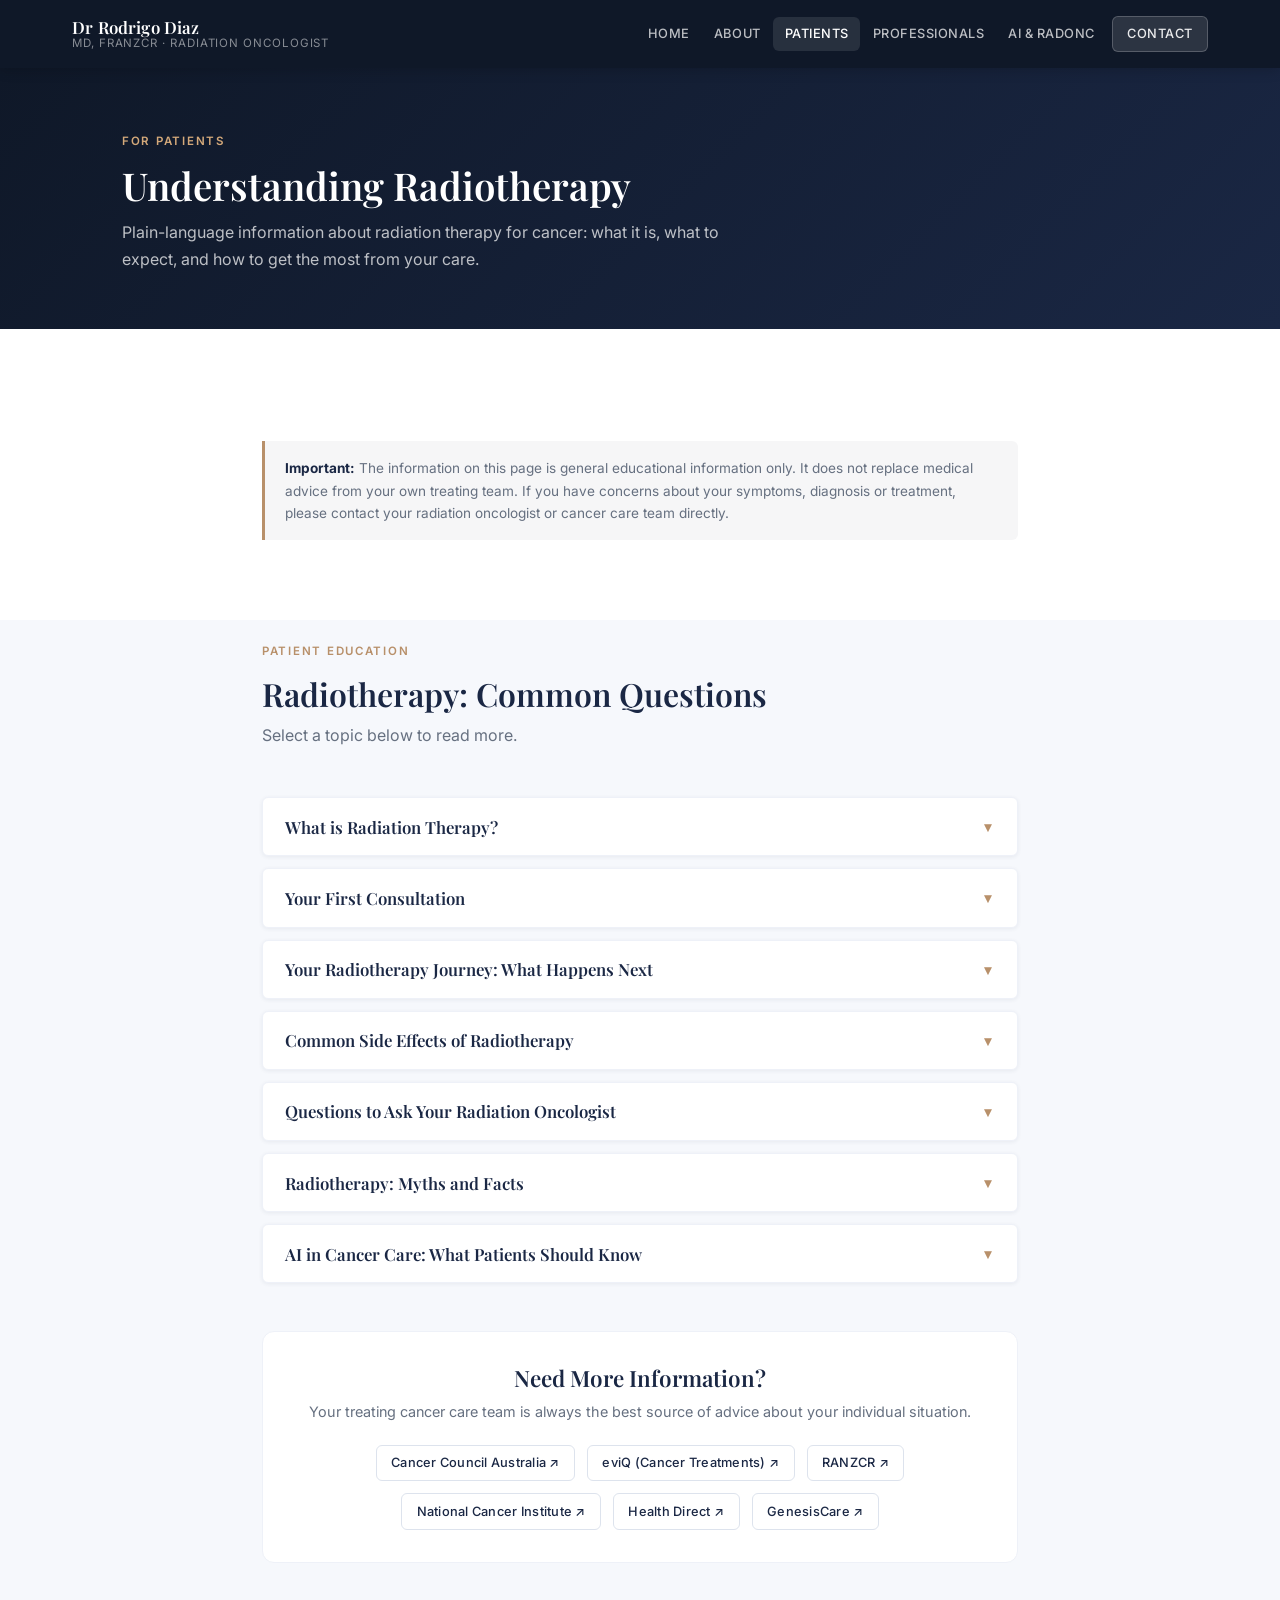
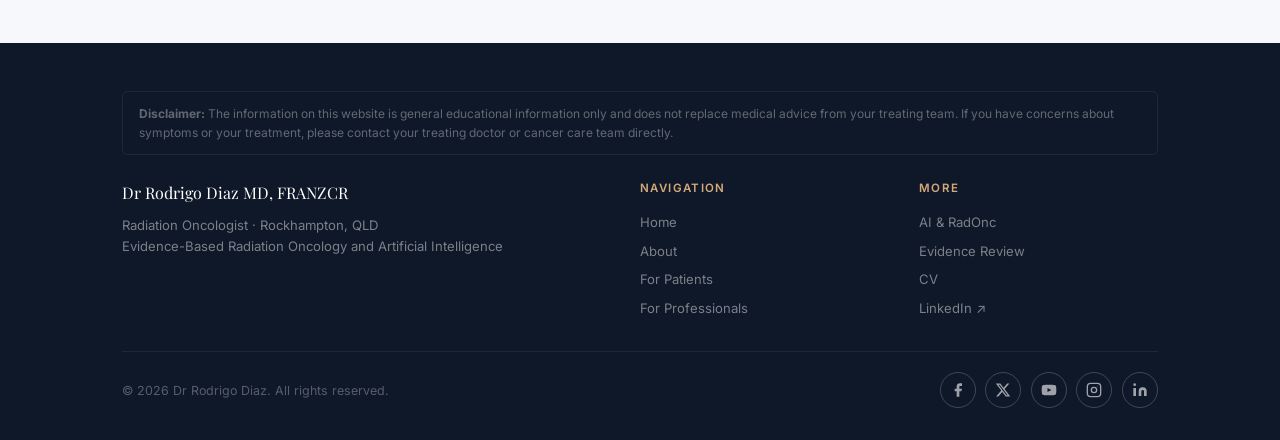
<file: patients.html>
<!DOCTYPE html>
<html lang="en">
<head>
<meta charset="UTF-8">
<meta name="viewport" content="width=device-width, initial-scale=1.0">
<title>For Patients | Dr Rodrigo Diaz MD FRANZCR</title>
<meta name="description" content="Dr Rodrigo Diaz, Radiation Oncologist. Evidence-Based Radiation Oncology and Artificial Intelligence.">
<link rel="stylesheet" href="css/style.css">

</head>
<body class="page-body">
<nav class="nav">
  <div class="nav__inner">
    <a href="index.html" class="nav__brand">
      <span class="nav__brand-name">Dr Rodrigo Diaz</span>
      <span class="nav__brand-title">MD, FRANZCR &middot; Radiation Oncologist</span>
    </a>
    <button class="nav__toggle" aria-label="Toggle menu">
      <span></span><span></span><span></span>
    </button>
    <div class="nav__links">
      <a href="index.html" class="nav__link">Home</a>
      <a href="about.html" class="nav__link">About</a>
      <a href="patients.html" class="nav__link">Patients</a>
      <a href="professionals.html" class="nav__link">Professionals</a>
      <a href="ai.html" class="nav__link">AI &amp; RadOnc</a>
      <a href="contact.html" class="nav__link nav__link--cta">Contact</a>
    </div>
  </div>
</nav>

<div class="page-hero">
  <div class="container">
    <span class="page-hero__eyebrow">For Patients</span>
    <h1 class="page-hero__title">Understanding Radiotherapy</h1>
    <p class="page-hero__desc">Plain-language information about radiation therapy for cancer: what it is, what to expect, and how to get the most from your care.</p>
  </div>
</div>

<section style="background:var(--white)">
  <div class="container--narrow">
    <div class="disclaimer">
      <strong>Important:</strong> The information on this page is general educational information only. It does not replace medical advice from your own treating team. If you have concerns about your symptoms, diagnosis or treatment, please contact your radiation oncologist or cancer care team directly.
    </div>
  </div>
</section>

<section style="background:var(--bg); padding-top:1rem">
  <div class="container--narrow">

    <div class="section-header">
      <span class="section-label">Patient Education</span>
      <h2 class="section-title">Radiotherapy: Common Questions</h2>
      <p class="section-desc">Select a topic below to read more.</p>
    </div>

    <div class="accordion">
      <button class="accordion__trigger">What is Radiation Therapy? <span class="chevron">&#x25BC;</span></button>
      <div class="accordion__body">
        <p>Radiation therapy (also called radiotherapy) uses high-energy X-rays or other types of radiation to treat cancer. The radiation damages the DNA inside cancer cells, preventing them from growing and dividing.</p>
        <p>Modern radiotherapy is highly targeted. Treatment is carefully planned to deliver a precise dose to the cancer while minimising exposure to surrounding healthy tissue.</p>
        <p>Radiotherapy can be used:</p>
        <ul>
          <li>As the main treatment for some cancers (with or without chemotherapy)</li>
          <li>Before surgery to shrink a tumour (neoadjuvant)</li>
          <li>After surgery to reduce the risk of the cancer returning (adjuvant)</li>
          <li>To relieve symptoms caused by advanced cancer (palliative)</li>
        </ul>
        <p>Most radiotherapy is delivered from outside the body (external beam radiotherapy). Some treatments are given internally (brachytherapy), where a radiation source is placed close to or inside the tumour.</p>
      </div>
    </div>

    <div class="accordion">
      <button class="accordion__trigger">Your First Consultation <span class="chevron">&#x25BC;</span></button>
      <div class="accordion__body">
        <p>Your first appointment is a consultation with your radiation oncologist. Nothing is done to you at this visit. It is purely a discussion.</p>
        <p><strong>What to bring:</strong> A referral letter from your doctor, your Medicare card, any relevant imaging or scans, and a list of your current medications including any allergies. Consider bringing a family member or friend for support, and write down any questions beforehand.</p>
        <p><strong>What will happen:</strong> Your radiation oncologist will review your diagnosis, imaging and pathology, explain whether radiotherapy is recommended and why, discuss the goals of treatment (curative, adjuvant or palliative), and outline the likely benefits and possible side effects. You will have the opportunity to ask questions and take time to consider your options before deciding whether to proceed.</p>
        <p>If you decide to go ahead with radiotherapy, your team will coordinate the next steps from there.</p>
      </div>
    </div>

    <div class="accordion">
      <button class="accordion__trigger">Your Radiotherapy Journey: What Happens Next <span class="chevron">&#x25BC;</span></button>
      <div class="accordion__body">
        <p>Once you decide to proceed, radiotherapy involves several steps before treatment even begins:</p>
        <p><strong>1. CT simulation:</strong> A dedicated planning CT scan is taken with you in your exact treatment position. Previous scans cannot be used for this purpose. You may be fitted with an immobilisation device (mask or mould). Small permanent reference marks (tattoos, about the size of a freckle) are placed on your skin. This session takes approximately 30&ndash;45 minutes.</p>
        <p><strong>2. Treatment planning:</strong> Your radiation oncologist, physicists and dosimetrists design your personalised treatment plan, carefully mapping the tumour and surrounding normal structures. This takes several days and happens behind the scenes.</p>
        <p><strong>3. Treatment:</strong> Radiotherapy is delivered daily (Monday to Friday). Each session takes approximately 10&ndash;20 minutes, mostly positioning time. The beam itself takes only a few minutes and is completely painless. Radiation therapists leave the room during treatment but monitor you continuously via camera and intercom. Simply raise your hand or call out if you need them.</p>
        <p><strong>4. On-treatment reviews:</strong> You will see your radiation oncologist or registrar weekly to check for side effects and review your progress.</p>
        <p><strong>5. Follow-up:</strong> After treatment ends, scheduled appointments monitor your response and manage any lasting effects.</p>
      </div>
    </div>

    <div class="accordion">
      <button class="accordion__trigger">Common Side Effects of Radiotherapy <span class="chevron">&#x25BC;</span></button>
      <div class="accordion__body">
        <p>Side effects depend on the area of the body being treated, the dose and your individual health. Your radiation oncologist will discuss the specific risks relevant to your treatment before you start.</p>
        <p><strong>General (applicable to many treatment areas):</strong></p>
        <ul>
          <li>Fatigue: very common, usually builds over the course of treatment</li>
          <li>Skin reactions in the treated area (redness, dryness, peeling)</li>
        </ul>
        <p><strong>Side effects vary by treatment site:</strong></p>
        <ul>
          <li><em>Head and neck:</em> mouth dryness, sore throat, difficulty swallowing, taste changes</li>
          <li><em>Chest/lung:</em> cough, shortness of breath, oesophageal irritation (if applicable)</li>
          <li><em>Breast:</em> skin changes, breast tenderness</li>
          <li><em>Abdomen/pelvis:</em> nausea, bowel changes, urinary frequency or irritation</li>
          <li><em>Brain:</em> fatigue, hair loss in the treated area, headaches</li>
        </ul>
        <p>Most side effects are temporary and resolve after treatment. Your team will advise you on how to manage them and when to seek help.</p>
      </div>
    </div>

    <div class="accordion">
      <button class="accordion__trigger">Questions to Ask Your Radiation Oncologist <span class="chevron">&#x25BC;</span></button>
      <div class="accordion__body">
        <p>It is always worth preparing questions before your appointments. Here are some to consider:</p>
        <ul>
          <li>Why is radiotherapy being recommended for my cancer?</li>
          <li>What is the goal of my treatment (cure, control, or symptom relief)?</li>
          <li>What are the alternatives, and why is this approach preferred?</li>
          <li>How many treatment sessions will I need, and how long will each one take?</li>
          <li>What are the most likely side effects for my specific treatment?</li>
          <li>Are there any long-term or late effects I should know about?</li>
          <li>Will I be able to work or carry out my normal activities during treatment?</li>
          <li>Are there clinical trials I might be eligible for?</li>
          <li>What happens if I decide not to have radiotherapy?</li>
          <li>Who do I call if I have problems or concerns during treatment?</li>
        </ul>
        <p>There are no wrong questions. Your radiation oncology team is there to support you.</p>
      </div>
    </div>

    <div class="accordion">
      <button class="accordion__trigger">Radiotherapy: Myths and Facts <span class="chevron">&#x25BC;</span></button>
      <div class="accordion__body">
        <p><strong>Myth: Radiotherapy is always painful.</strong><br>Fact: The radiation beam itself is painless. You cannot feel it during treatment. Some people experience discomfort from positioning, and side effects may cause discomfort over time, but the treatment itself is not painful.</p>
        <p><strong>Myth: You become radioactive after external beam radiotherapy.</strong><br>Fact: External beam radiotherapy does not make you radioactive. You are safe to be around others, including children, during and after treatment. (Internal treatments such as certain brachytherapy or radioisotope treatments may have specific precautions; your team will advise you.)</p>
        <p><strong>Myth: Radiotherapy always causes severe side effects.</strong><br>Fact: Side effects vary widely depending on the area treated, the dose and the person. Many people complete radiotherapy with manageable side effects and continue their normal activities. Your team works to minimise side effects through careful planning.</p>
        <p><strong>Myth: Once cancer has spread, radiotherapy is not useful.</strong><br>Fact: Radiotherapy has an important role in advanced and metastatic cancer. It can effectively relieve pain from bone metastases, treat brain metastases, and in some cases, treat a limited number of metastases with curative intent (e.g., SABR for oligometastatic disease).</p>
      </div>
    </div>

    <div class="accordion">
      <button class="accordion__trigger">AI in Cancer Care: What Patients Should Know <span class="chevron">&#x25BC;</span></button>
      <div class="accordion__body">
        <p>Artificial intelligence is increasingly used in cancer care to assist with tasks such as:</p>
        <ul>
          <li>Analysing medical images to help identify and measure tumours</li>
          <li>Assisting with radiotherapy treatment planning</li>
          <li>Reviewing large amounts of medical literature to support clinical decisions</li>
          <li>Flagging potential safety issues in complex treatment plans</li>
        </ul>
        <p>It is important to understand that AI in medicine acts as a tool to assist your clinical team, not replace it. All treatment decisions are made and reviewed by qualified doctors and health professionals.</p>
        <p>AI outputs require expert interpretation. Your radiation oncologist remains responsible for your care and is trained to apply AI tools critically and safely.</p>
        <p>If you have questions about how AI might be used in your care, please ask your treating team. Transparency is important.</p>
      </div>
    </div>

    <div style="margin-top:3rem; padding:2rem; background:var(--white); border-radius:var(--radius-lg); border:1px solid var(--border-light); text-align:center">
      <h3 style="font-family:var(--font-serif); color:var(--navy); margin-bottom:0.5rem">Need More Information?</h3>
      <p style="font-size:0.9rem; color:var(--text-light); margin-bottom:1.25rem">Your treating cancer care team is always the best source of advice about your individual situation.</p>
      <div style="display:flex; gap:0.75rem; justify-content:center; flex-wrap:wrap">
        <a href="https://www.cancer.org.au" target="_blank" class="btn btn--ghost btn--sm">Cancer Council Australia &#8599;</a>
        <a href="https://www.eviq.org.au/patients-and-carers" target="_blank" class="btn btn--ghost btn--sm">eviQ (Cancer Treatments) &#8599;</a>
        <a href="https://www.ranzcr.com" target="_blank" class="btn btn--ghost btn--sm">RANZCR &#8599;</a>
        <a href="https://www.cancer.gov/types" target="_blank" class="btn btn--ghost btn--sm">National Cancer Institute &#8599;</a>
        <a href="https://www.healthdirect.gov.au/cancer" target="_blank" class="btn btn--ghost btn--sm">Health Direct &#8599;</a>
        <a href="https://www.genesiscare.com/au/" target="_blank" class="btn btn--ghost btn--sm">GenesisCare &#8599;</a>
      </div>
    </div>
  </div>
</section>

<footer class="footer">
  <div class="container">
    <div class="footer__disclaimer">
      <strong>Disclaimer:</strong> The information on this website is general educational information only and does not replace medical advice from your treating team. If you have concerns about symptoms or your treatment, please contact your treating doctor or cancer care team directly.
    </div>
    <div class="footer__inner">
      <div>
        <p class="footer__brand-name">Dr Rodrigo Diaz MD, FRANZCR</p>
        <p class="footer__brand-text">Radiation Oncologist &middot; Rockhampton, QLD<br>Evidence-Based Radiation Oncology and Artificial Intelligence</p>
      </div>
      <div>
        <p class="footer__col-title">Navigation</p>
        <div class="footer__links">
          <a href="index.html">Home</a>
          <a href="about.html">About</a>
          <a href="patients.html">For Patients</a>
          <a href="professionals.html">For Professionals</a>
        </div>
      </div>
      <div>
        <p class="footer__col-title">More</p>
        <div class="footer__links">
          <a href="ai.html">AI &amp; RadOnc</a>
          <a href="blog.html">Evidence Review</a>
          <a href="cv.html">CV</a>
          <a href="https://www.linkedin.com/in/" target="_blank">LinkedIn &#8599;</a>
        </div>
      </div>
    </div>
    <div class="footer__bottom">
      <span>&copy; 2026 Dr Rodrigo Diaz. All rights reserved.</span>
      <div class="social-bar"><a href="#" target="_blank" class="social-icon" aria-label="Facebook"><svg viewBox="0 0 24 24" fill="currentColor"><path d="M18 2h-3a5 5 0 0 0-5 5v3H7v4h3v8h4v-8h3l1-4h-4V7a1 1 0 0 1 1-1h3z"/></svg></a>
<a href="https://x.com/RadoncVault" target="_blank" class="social-icon" aria-label="X"><svg viewBox="0 0 24 24" fill="currentColor"><path d="M18.244 2.25h3.308l-7.227 8.26 8.502 11.24H16.17l-5.214-6.817L4.99 21.75H1.68l7.73-8.835L1.254 2.25H8.08l4.713 6.231zm-1.161 17.52h1.833L7.084 4.126H5.117z"/></svg></a>
<a href="#" target="_blank" class="social-icon" aria-label="Youtube"><svg viewBox="0 0 24 24" fill="currentColor"><path d="M22.54 6.42a2.78 2.78 0 0 0-1.95-1.96C18.88 4 12 4 12 4s-6.88 0-8.59.46a2.78 2.78 0 0 0-1.95 1.96A29 29 0 0 0 1 12a29 29 0 0 0 .46 5.58A2.78 2.78 0 0 0 3.41 19.6C5.12 20.06 12 20.06 12 20.06s6.88 0 8.59-.46a2.78 2.78 0 0 0 1.95-1.95A29 29 0 0 0 23 12a29 29 0 0 0-.46-5.58z"/><polygon fill="var(--navy-dark)" points="9.75 15.02 15.5 12 9.75 8.98 9.75 15.02"/></svg></a>
<a href="#" target="_blank" class="social-icon" aria-label="Instagram"><svg viewBox="0 0 24 24" fill="none" stroke="currentColor" stroke-width="2" stroke-linecap="round" stroke-linejoin="round"><rect x="2" y="2" width="20" height="20" rx="5" ry="5"/><circle cx="12" cy="12" r="4"/><circle cx="17.5" cy="6.5" r="0.5" fill="currentColor" stroke="none"/></svg></a>
<a href="https://www.linkedin.com/in/" target="_blank" class="social-icon" aria-label="Linkedin"><svg viewBox="0 0 24 24" fill="currentColor"><path d="M16 8a6 6 0 0 1 6 6v7h-4v-7a2 2 0 0 0-2-2 2 2 0 0 0-2 2v7h-4v-7a6 6 0 0 1 6-6z"/><rect x="2" y="9" width="4" height="12"/><circle cx="4" cy="4" r="2"/></svg></a>
</div>
    </div>
  </div>
</footer>
<script src="js/main.js"></script>
</body>
</html>
</file>
<file: css/style.css>
/* ============================================================
   Dr Rodrigo Diaz — Professional Website
   Design system: Navy + White + Warm Gold
   ============================================================ */

@import url('https://fonts.googleapis.com/css2?family=Playfair+Display:wght@400;600;700&family=Inter:wght@300;400;500;600&display=swap');

:root {
  --navy:        #1a2744;
  --navy-dark:   #0f1828;
  --navy-mid:    #243458;
  --navy-light:  #344d7a;
  --gold:        #b8906a;
  --gold-light:  #d4a97a;
  --text:        #1e2d3d;
  --text-mid:    #3d4f63;
  --text-light:  #667080;
  --bg:          #f6f8fc;
  --white:       #ffffff;
  --border:      #dde3ed;
  --border-light:#eef1f8;
  --tag-bg:      #eef1f8;
  --shadow-sm:   0 1px 4px rgba(26,39,68,0.07);
  --shadow-md:   0 4px 16px rgba(26,39,68,0.10);
  --shadow-lg:   0 8px 32px rgba(26,39,68,0.13);
  --radius:      6px;
  --radius-lg:   12px;
  --font-serif:  'Playfair Display', Georgia, serif;
  --font-sans:   'Inter', -apple-system, BlinkMacSystemFont, 'Segoe UI', sans-serif;
  --nav-h:       68px;
}

*,*::before,*::after{box-sizing:border-box;margin:0;padding:0}
html{scroll-behavior:smooth;font-size:16px}
body{font-family:var(--font-sans);color:var(--text);background:var(--bg);line-height:1.7;-webkit-font-smoothing:antialiased}
a{color:var(--navy-light);text-decoration:none}
a:hover{color:var(--gold)}
img{max-width:100%;display:block}
ul,ol{list-style:none}

h1,h2,h3,h4,h5{font-family:var(--font-serif);color:var(--navy);line-height:1.25;font-weight:600}
h1{font-size:clamp(2rem,4vw,3rem)}
h2{font-size:clamp(1.5rem,3vw,2.1rem)}
h3{font-size:clamp(1.15rem,2vw,1.4rem)}
h4{font-size:1.05rem}
p{margin-bottom:1em;color:var(--text-mid)}
p:last-child{margin-bottom:0}
.lead{font-size:1.1rem;line-height:1.75;color:var(--text-mid)}

.container{max-width:1100px;margin:0 auto;padding:0 2rem}
.container--narrow{max-width:820px;margin:0 auto;padding:0 2rem}
section{padding:5rem 0}
section.tight{padding:3.5rem 0}
.page-body{padding-top:var(--nav-h)}

/* NAV */
.nav{position:fixed;top:0;left:0;right:0;height:var(--nav-h);background:var(--navy-dark);z-index:1000;display:flex;align-items:center;box-shadow:0 2px 12px rgba(0,0,0,0.18)}
.nav__inner{width:100%;max-width:1200px;margin:0 auto;padding:0 2rem;display:flex;align-items:center;justify-content:space-between}
.nav__brand{display:flex;flex-direction:column;text-decoration:none}
.nav__brand-name{font-family:var(--font-serif);font-size:1.05rem;font-weight:600;color:#fff;letter-spacing:0.01em;line-height:1.2}
.nav__brand-title{font-size:0.72rem;color:rgba(255,255,255,0.5);letter-spacing:0.08em;text-transform:uppercase;font-weight:400;line-height:1.2}
.nav__links{display:flex;align-items:center;gap:0.1rem}
.nav__link{color:rgba(255,255,255,0.72);font-size:0.8rem;font-weight:500;letter-spacing:0.04em;text-transform:uppercase;padding:0.4rem 0.7rem;border-radius:var(--radius);transition:all 0.2s;text-decoration:none}
.nav__link:hover,.nav__link.active{color:#fff;background:rgba(255,255,255,0.1)}
.nav__link--cta{background:rgba(255,255,255,0.12);color:rgba(255,255,255,0.9) !important;padding:0.4rem 0.9rem;margin-left:0.25rem;border:1px solid rgba(255,255,255,0.2)}
.nav__link--cta:hover{background:rgba(255,255,255,0.2) !important}
.nav__toggle{display:none;flex-direction:column;gap:5px;cursor:pointer;padding:4px;background:none;border:none}
.nav__toggle span{display:block;width:24px;height:2px;background:rgba(255,255,255,0.85);border-radius:2px;transition:all 0.3s}

/* HERO */
.hero{background:linear-gradient(135deg,var(--navy-dark) 0%,var(--navy) 55%,var(--navy-mid) 100%);color:#fff;padding:6rem 0 5rem;position:relative;overflow:hidden}
.hero__inner{display:grid;grid-template-columns:1fr auto;gap:3rem;align-items:center;max-width:1100px;margin:0 auto;padding:0 2rem}
.hero__eyebrow{font-size:0.78rem;letter-spacing:0.15em;text-transform:uppercase;color:var(--gold-light);font-weight:500;margin-bottom:1rem;font-family:var(--font-sans);display:block}
.hero__title{font-family:var(--font-serif);font-size:clamp(1.9rem,3.5vw,2.8rem);font-weight:700;color:#fff;line-height:1.15;margin-bottom:0.4rem}
.hero__subtitle{font-family:var(--font-serif);font-size:clamp(0.95rem,2vw,1.15rem);color:rgba(255,255,255,0.6);font-weight:400;font-style:italic;margin-bottom:1.75rem;display:block}
.hero__desc{font-size:0.975rem;line-height:1.75;color:rgba(255,255,255,0.78);max-width:580px;margin-bottom:2rem}
.hero__desc p{color:rgba(255,255,255,0.78);margin-bottom:0.5em}
.hero__buttons{display:flex;flex-wrap:wrap;gap:0.75rem}
.hero__photo{width:340px;height:340px;border-radius:50%;overflow:hidden;border:3px solid rgba(255,255,255,0.15);box-shadow:0 8px 40px rgba(0,0,0,0.3);flex-shrink:0;background:var(--navy-mid)}
.hero__photo img{width:100%;height:100%;object-fit:cover;object-position:center top}

/* BUTTONS */
.btn{display:inline-flex;align-items:center;gap:0.4rem;padding:0.6rem 1.4rem;border-radius:var(--radius);font-size:0.875rem;font-weight:500;letter-spacing:0.02em;transition:all 0.2s;cursor:pointer;border:none;text-decoration:none;font-family:var(--font-sans)}
.btn--primary{background:var(--gold);color:#fff}
.btn--primary:hover{background:var(--gold-light);color:#fff;transform:translateY(-1px);box-shadow:0 4px 12px rgba(184,144,106,0.35)}
.btn--outline{background:transparent;color:#fff;border:1px solid rgba(255,255,255,0.35)}
.btn--outline:hover{background:rgba(255,255,255,0.1);color:#fff;border-color:rgba(255,255,255,0.6)}
.btn--navy{background:var(--navy);color:#fff}
.btn--navy:hover{background:var(--navy-mid);color:#fff;transform:translateY(-1px)}
.btn--ghost{background:transparent;color:var(--navy);border:1px solid var(--border)}
.btn--ghost:hover{background:var(--tag-bg);color:var(--navy)}
.btn--sm{padding:0.4rem 0.9rem;font-size:0.8rem}

/* SECTION HEADERS */
.section-label{display:inline-block;font-size:0.72rem;letter-spacing:0.15em;text-transform:uppercase;color:var(--gold);font-weight:600;margin-bottom:0.75rem;font-family:var(--font-sans)}
.section-title{font-family:var(--font-serif);font-size:clamp(1.5rem,3vw,2rem);color:var(--navy);margin-bottom:0.5rem}
.section-desc{font-size:1rem;color:var(--text-light);max-width:560px;line-height:1.7;margin-bottom:2.5rem}
.section-header{margin-bottom:3rem}
.section-header--center{text-align:center}
.section-header--center .section-desc{margin-left:auto;margin-right:auto}

/* PAGE HERO */
.page-hero{background:linear-gradient(135deg,var(--navy-dark) 0%,var(--navy) 100%);padding:4rem 0 3.5rem;color:#fff}
.page-hero__eyebrow{font-size:0.72rem;letter-spacing:0.15em;text-transform:uppercase;color:var(--gold-light);font-weight:600;margin-bottom:0.6rem;font-family:var(--font-sans);display:block}
.page-hero__title{font-family:var(--font-serif);font-size:clamp(1.7rem,3vw,2.4rem);color:#fff;margin-bottom:0.6rem}
.page-hero__desc{font-size:1rem;color:rgba(255,255,255,0.72);max-width:600px;line-height:1.7}

/* CARDS */
.card{background:var(--white);border-radius:var(--radius-lg);padding:2rem;border:1px solid var(--border-light);box-shadow:var(--shadow-sm);transition:box-shadow 0.2s,transform 0.2s}
.card:hover{box-shadow:var(--shadow-md);transform:translateY(-2px)}
.card__icon{width:44px;height:44px;border-radius:var(--radius);background:var(--tag-bg);display:flex;align-items:center;justify-content:center;margin-bottom:1rem;font-size:1.3rem}
.card__title{font-family:var(--font-serif);font-size:1.2rem;color:var(--navy);margin-bottom:0.5rem}
.card__desc{font-size:0.9rem;color:var(--text-light);line-height:1.6}

/* NAV CARDS (home) */
.nav-cards{display:grid;grid-template-columns:repeat(auto-fit,minmax(200px,1fr));gap:1.25rem}
.nav-card{display:block;background:var(--white);border-radius:var(--radius-lg);padding:1.75rem 1.5rem;border:1px solid var(--border-light);box-shadow:var(--shadow-sm);text-decoration:none;transition:all 0.2s;position:relative;overflow:hidden}
.nav-card::after{content:'';position:absolute;bottom:0;left:0;right:0;height:3px;background:var(--gold);transform:scaleX(0);transform-origin:left;transition:transform 0.25s}
.nav-card:hover{box-shadow:var(--shadow-md);transform:translateY(-3px)}
.nav-card:hover::after{transform:scaleX(1)}
.nav-card__icon{font-size:1.6rem;margin-bottom:0.75rem;display:block}
.nav-card__title{font-family:var(--font-serif);font-size:1.05rem;font-weight:600;color:var(--navy);margin-bottom:0.4rem}
.nav-card__desc{font-size:0.82rem;color:var(--text-light);line-height:1.55}

/* TAGS */
.tag{display:inline-block;padding:0.2rem 0.7rem;border-radius:20px;font-size:0.75rem;font-weight:500;letter-spacing:0.02em;background:var(--tag-bg);color:var(--navy-light);border:1px solid var(--border)}
.tag--gold{background:rgba(184,144,106,0.12);color:var(--gold);border-color:rgba(184,144,106,0.25)}
.tags{display:flex;flex-wrap:wrap;gap:0.4rem;margin-bottom:1rem}

/* DIVIDERS */
.divider{border:none;border-top:1px solid var(--border-light);margin:3rem 0}
.divider--gold{border:none;border-top:2px solid var(--gold);width:48px;margin:0.75rem 0 2rem}

/* DISCLAIMER */
.disclaimer{background:rgba(26,39,68,0.04);border-left:3px solid var(--gold);border-radius:0 var(--radius) var(--radius) 0;padding:1rem 1.25rem;font-size:0.85rem;color:var(--text-light);line-height:1.65;margin-top:2rem}
.disclaimer strong{color:var(--navy)}

/* RESOURCE LINKS */
.resource-group{margin-bottom:2.5rem}
.resource-group__title{font-family:var(--font-sans);font-size:0.72rem;letter-spacing:0.12em;text-transform:uppercase;color:var(--gold);font-weight:600;margin-bottom:0.75rem;padding-bottom:0.5rem;border-bottom:1px solid var(--border-light)}
.resource-list{display:flex;flex-direction:column;gap:0.3rem}
.resource-link{display:flex;align-items:center;gap:0.5rem;padding:0.45rem 0.6rem;border-radius:var(--radius);font-size:0.875rem;color:var(--text-mid);text-decoration:none;transition:all 0.15s;border:1px solid transparent}
.resource-link:hover{background:var(--tag-bg);color:var(--navy);border-color:var(--border-light)}
.resource-link::before{content:'→';color:var(--gold);font-size:0.75rem;flex-shrink:0}

/* ACCORDION */
.accordion{margin-bottom:0.75rem}
.accordion__trigger{width:100%;display:flex;justify-content:space-between;align-items:center;padding:1.1rem 1.4rem;background:var(--white);border:1px solid var(--border-light);border-radius:var(--radius);cursor:pointer;font-family:var(--font-serif);font-size:1.05rem;font-weight:600;color:var(--navy);text-align:left;transition:all 0.2s;box-shadow:var(--shadow-sm)}
.accordion__trigger:hover{background:var(--tag-bg)}
.accordion__trigger.open{border-radius:var(--radius) var(--radius) 0 0;border-bottom-color:transparent;background:var(--navy);color:#fff}
.accordion__trigger .chevron{transition:transform 0.25s;font-size:0.85rem;color:var(--gold)}
.accordion__trigger.open .chevron{transform:rotate(180deg);color:rgba(255,255,255,0.6)}
.accordion__body{display:none;padding:1.25rem 1.4rem 1.5rem;background:var(--white);border:1px solid var(--border-light);border-top:none;border-radius:0 0 var(--radius) var(--radius);box-shadow:var(--shadow-sm);font-size:0.92rem;color:var(--text-mid);line-height:1.7}
.accordion__body.open{display:block}
.accordion__body p{color:var(--text-mid)}
.accordion__body ul{list-style:disc;padding-left:1.25rem;margin:0.5em 0}
.accordion__body ul li{margin-bottom:0.3rem}

/* CV / TIMELINE */
.cv-section{margin-bottom:3rem}
.cv-section__title{font-size:0.72rem;letter-spacing:0.15em;text-transform:uppercase;color:var(--gold);font-weight:600;padding-bottom:0.6rem;border-bottom:2px solid var(--border);margin-bottom:1.5rem;font-family:var(--font-sans)}
.timeline{display:flex;flex-direction:column;gap:1.5rem}
.timeline-item{display:grid;grid-template-columns:145px 1fr;gap:1rem}
.timeline-item__date{font-size:0.8rem;color:var(--text-light);padding-top:0.2rem;font-weight:500}
.timeline-item__title{font-family:var(--font-serif);font-size:1rem;font-weight:600;color:var(--navy);margin-bottom:0.15rem}
.timeline-item__sub{font-size:0.85rem;color:var(--text-light);font-style:italic;margin-bottom:0.4rem}
.timeline-item__desc{font-size:0.875rem;color:var(--text-mid);line-height:1.6;margin:0}

/* PUBLICATIONS */
.pub-list{display:flex;flex-direction:column;gap:1rem}
.pub-item{padding:1rem 1.25rem;background:var(--white);border-radius:var(--radius);border:1px solid var(--border-light);border-left:3px solid var(--navy);font-size:0.875rem;color:var(--text-mid);line-height:1.65}
.pub-item em{color:var(--gold)}

/* BLOG */
.blog-card{background:var(--white);border-radius:var(--radius-lg);border:1px solid var(--border-light);box-shadow:var(--shadow-sm);overflow:hidden;transition:all 0.2s}
.blog-card:hover{box-shadow:var(--shadow-md);transform:translateY(-2px)}
.blog-card__header{padding:1.5rem 1.75rem 0}
.blog-card__meta{font-size:0.78rem;color:var(--text-light);margin-bottom:0.5rem;font-weight:500}
.blog-card__title{font-family:var(--font-serif);font-size:1.2rem;color:var(--navy);margin-bottom:0.75rem;line-height:1.35}
.blog-card__excerpt{font-size:0.875rem;color:var(--text-light);line-height:1.65;padding:0.5rem 1.75rem 1.5rem}
.blog-card__footer{padding:1rem 1.75rem;border-top:1px solid var(--border-light);display:flex;align-items:center;justify-content:space-between}

/* PRINCIPLES (AI page) */
.principles{display:flex;flex-direction:column;gap:0.75rem}
.principle{display:grid;grid-template-columns:48px 1fr;gap:1rem;padding:1.25rem;background:var(--white);border-radius:var(--radius);border:1px solid var(--border-light);box-shadow:var(--shadow-sm);align-items:start}
.principle__num{width:48px;height:48px;background:var(--navy);color:#fff;border-radius:var(--radius);display:flex;align-items:center;justify-content:center;font-family:var(--font-serif);font-size:1.1rem;font-weight:700;flex-shrink:0}
.principle__title{font-family:var(--font-serif);font-size:1rem;color:var(--navy);margin-bottom:0.2rem}
.principle__desc{font-size:0.875rem;color:var(--text-light);line-height:1.6;margin:0}
.principles-grid{display:grid;grid-template-columns:repeat(3,1fr);gap:1.25rem}
.principle-card{background:var(--white);border-radius:var(--radius-lg);padding:1.75rem 1.5rem;border:1px solid var(--border-light);border-top:4px solid var(--pc,var(--navy));box-shadow:var(--shadow-sm);display:flex;flex-direction:column;gap:0.6rem;transition:box-shadow 0.2s,transform 0.2s}
.principle-card:hover{box-shadow:var(--shadow-md);transform:translateY(-2px)}
.principle-card--last{grid-column:2}
.principle-card__num{width:40px;height:40px;background:var(--pc,var(--navy));color:#fff;border-radius:var(--radius);display:flex;align-items:center;justify-content:center;font-family:var(--font-serif);font-size:1rem;font-weight:700;flex-shrink:0;margin-bottom:0.25rem}
.principle-card__title{font-family:var(--font-serif);font-size:1rem;color:var(--navy);margin:0;line-height:1.3}
.principle-card__desc{font-size:0.875rem;color:var(--text-light);line-height:1.6;margin:0;flex:1}
@media(max-width:900px){.principles-grid{grid-template-columns:repeat(2,1fr)}.principle-card--last{grid-column:auto}}
@media(max-width:600px){.principles-grid{grid-template-columns:1fr}}

/* RADONC NEWS HUB (AI page) */
.radonc-news{padding-top:4rem}
.radonc-news__header{display:flex;justify-content:space-between;gap:2rem;align-items:flex-start;margin-bottom:2rem}
.radonc-news__header .section-desc{margin-bottom:0}
.radonc-news__layout{display:grid;grid-template-columns:minmax(0,2fr) minmax(270px,0.8fr);gap:1.5rem;align-items:start}
.radonc-news__posts{display:flex;flex-direction:column;gap:0.85rem}
.radonc-post{background:var(--white);border:1px solid var(--border-light);border-radius:var(--radius-lg);box-shadow:var(--shadow-sm);overflow:hidden;transition:box-shadow 0.2s,transform 0.2s}
.radonc-post:hover{box-shadow:var(--shadow-md);transform:translateY(-2px)}
.radonc-post--featured{border-left:4px solid var(--gold)}
.radonc-post__thumb{min-height:132px;display:flex;flex-direction:column;align-items:flex-start;justify-content:flex-end;gap:0.7rem;padding:1.3rem 1.45rem;background:var(--navy);overflow:hidden}
.radonc-post__thumb span{display:inline-flex;align-items:center;justify-content:center;border-radius:20px;background:rgba(255,255,255,0.14);border:1px solid rgba(255,255,255,0.22);color:#fff;font-size:0.72rem;letter-spacing:0.12em;text-transform:uppercase;font-weight:700;padding:0.28rem 0.65rem}
.radonc-post__thumb--post1{background:linear-gradient(135deg,#172442 0%,#2f6f8f 100%)}
.radonc-post__thumb--post2{background:linear-gradient(135deg,#182a3b 0%,#23705e 100%)}
.radonc-post__thumb--post3{background:linear-gradient(135deg,#2b2442 0%,#7a4b6d 100%)}
.radonc-post__thumb--post4{background:linear-gradient(135deg,#2b2f37 0%,#8a6a3c 100%)}
.radonc-post__tag{display:inline-block;font-size:0.68rem;letter-spacing:0.12em;text-transform:uppercase;color:var(--gold);font-weight:700;margin-bottom:0.35rem}
.radonc-post__body{padding:1.15rem 1.45rem 1.25rem}
.radonc-post__title{font-family:var(--font-sans);font-size:1.2rem;line-height:1.35;color:#fff;font-weight:700;margin:0;max-width:760px}
.radonc-post__meta{font-size:0.84rem;color:var(--text-mid);font-style:italic;margin-bottom:0.45rem}
.radonc-post__excerpt{font-size:0.91rem;color:var(--text-mid);line-height:1.65;margin-bottom:0.65rem}
.radonc-post__link{font-size:0.78rem;font-weight:700;letter-spacing:0.05em;text-transform:uppercase;color:var(--navy-light)}
.radonc-post__link:hover{color:var(--gold)}
.radonc-news__side{display:flex;flex-direction:column;gap:1rem}
.radonc-side-block{background:var(--white);border:1px solid var(--border-light);border-radius:var(--radius-lg);box-shadow:var(--shadow-sm);padding:1.35rem}
.radonc-news__side-label{font-size:0.72rem;letter-spacing:0.13em;text-transform:uppercase;color:var(--gold);font-weight:700;margin-bottom:0.8rem}
.radonc-topic-list{display:flex;flex-wrap:wrap;gap:0.45rem}
.radonc-topic-list a,.radonc-topic-list span{display:inline-flex;padding:0.28rem 0.65rem;border-radius:20px;background:var(--tag-bg);border:1px solid var(--border-light);font-size:0.78rem;color:var(--navy-light);font-weight:600}
.radonc-topic-list a:hover{background:var(--navy);border-color:var(--navy);color:#fff}
.radonc-news__list{display:flex;flex-direction:column;gap:0.85rem}
.radonc-news__list li{font-size:0.86rem;color:var(--text-light);line-height:1.6;padding-left:0.9rem;border-left:2px solid var(--border)}
.radonc-news__list strong{color:var(--navy)}
.radonc-post.is-hidden{display:none}
.vault-page{background:linear-gradient(180deg,#f6f8fc 0%,#eef2f9 100%)}
.vault-hero{position:relative;overflow:hidden}
.vault-hero::before{content:'';position:absolute;inset:auto -10% -35% auto;width:320px;height:320px;border-radius:50%;background:radial-gradient(circle,rgba(184,144,106,0.18) 0%,rgba(184,144,106,0) 68%);pointer-events:none}
.vault-hero::after{content:'';position:absolute;inset:12% auto auto -8%;width:260px;height:260px;border-radius:50%;background:radial-gradient(circle,rgba(52,77,122,0.2) 0%,rgba(52,77,122,0) 70%);pointer-events:none}
.vault-shell{display:grid;grid-template-columns:minmax(0,1.9fr) minmax(260px,0.8fr);gap:1.5rem;align-items:start}
.vault-main{display:flex;flex-direction:column;gap:1rem}
.vault-toolbar{display:flex;flex-wrap:wrap;justify-content:space-between;gap:0.85rem;margin-top:1.5rem}
.vault-toolbar__group{display:flex;flex-wrap:wrap;gap:0.65rem}
.vault-intro{background:rgba(255,255,255,0.08);border:1px solid rgba(255,255,255,0.12);border-radius:var(--radius-lg);padding:1rem 1.1rem;max-width:620px;backdrop-filter:blur(6px)}
.vault-intro p{color:rgba(255,255,255,0.8);font-size:0.95rem}
.vault-side{display:flex;flex-direction:column;gap:1rem;position:sticky;top:calc(var(--nav-h) + 1.25rem)}
.vault-side .sidebar-card{margin-bottom:0}
.vault-side__label{font-size:0.72rem;letter-spacing:0.13em;text-transform:uppercase;color:var(--gold);font-weight:700;margin-bottom:0.8rem}
.vault-side__list{display:flex;flex-direction:column;gap:0.85rem}
.vault-side__list li{font-size:0.86rem;color:var(--text-light);line-height:1.6}
.vault-side__list strong{color:var(--navy);display:block;font-size:0.8rem;text-transform:uppercase;letter-spacing:0.08em;margin-bottom:0.15rem}
.vault-count{display:inline-flex;align-items:center;gap:0.45rem;padding:0.4rem 0.75rem;border-radius:999px;background:rgba(255,255,255,0.9);border:1px solid rgba(255,255,255,0.4);box-shadow:var(--shadow-sm);font-size:0.78rem;letter-spacing:0.06em;text-transform:uppercase;color:var(--navy);font-weight:700}
.vault-controls{display:flex;flex-wrap:wrap;gap:0.75rem;justify-content:center;margin-top:1.1rem}
.vault-controls .btn[hidden]{display:none}
.vault-backlink{display:inline-flex;align-items:center;gap:0.45rem;font-size:0.8rem;letter-spacing:0.06em;text-transform:uppercase;font-weight:700;color:var(--gold-light)}
.vault-backlink:hover{color:#fff}
.vault-section-note{font-size:0.88rem;color:var(--text-light);max-width:640px}
.vault-anchor{scroll-margin-top:calc(var(--nav-h) + 24px)}
@media(max-width:900px){.radonc-news__layout{grid-template-columns:1fr}.radonc-news__side{display:grid;grid-template-columns:1fr 1fr}}
@media(max-width:900px){.vault-shell{grid-template-columns:1fr}.vault-side{position:static}.vault-toolbar{flex-direction:column;align-items:flex-start}}
@media(max-width:600px){.radonc-news__side{display:flex}.radonc-post__thumb{min-height:118px;padding:1.15rem}.radonc-post__body,.radonc-side-block{padding:1.1rem}.radonc-post__title{font-size:1.02rem}.vault-toolbar__group,.vault-controls{width:100%}.vault-toolbar__group .btn,.vault-controls .btn{justify-content:center;flex:1}}

/* ABOUT */
.about-profile{display:grid;grid-template-columns:260px 1fr;gap:3rem;align-items:start}
.about-photo{width:100%;aspect-ratio:1;border-radius:var(--radius-lg);overflow:hidden;background:var(--tag-bg);border:1px solid var(--border);box-shadow:var(--shadow-md)}
.about-photo img{width:100%;height:100%;object-fit:cover;object-position:center top}
.about-meta{margin-bottom:1.5rem}
.about-meta__item{display:flex;align-items:flex-start;gap:0.6rem;font-size:0.875rem;color:var(--text-mid);padding:0.4rem 0;border-bottom:1px solid var(--border-light)}
.about-meta__item:last-child{border-bottom:none}
.about-meta__label{color:var(--text-light);font-size:0.7rem;text-transform:uppercase;letter-spacing:0.06em;min-width:90px;padding-top:0.15rem;flex-shrink:0}

/* LAYOUT HELPERS */
.two-col{display:grid;grid-template-columns:1fr 1fr;gap:3rem}
.two-col--wide{grid-template-columns:2fr 1fr}
.sidebar-card{background:var(--white);border-radius:var(--radius-lg);padding:1.5rem;border:1px solid var(--border-light);box-shadow:var(--shadow-sm);margin-bottom:1.5rem}
.sidebar-card__title{font-size:0.72rem;letter-spacing:0.12em;text-transform:uppercase;color:var(--gold);font-weight:600;margin-bottom:0.75rem;font-family:var(--font-sans)}
.sidebar-list{display:flex;flex-direction:column;gap:0.3rem}
.sidebar-list li{font-size:0.875rem;color:var(--text-mid);padding:0.15rem 0}
.sidebar-list li::before{content:'·';color:var(--gold);margin-right:0.4rem;font-weight:700}
.grid-2{display:grid;grid-template-columns:repeat(2,1fr);gap:1.5rem}
.grid-3{display:grid;grid-template-columns:repeat(3,1fr);gap:1.5rem}

/* FOOTER */
.footer{background:var(--navy-dark);color:rgba(255,255,255,0.65);padding:3rem 0 2rem}
.footer__inner{display:grid;grid-template-columns:2fr 1fr 1fr;gap:2.5rem;margin-bottom:2rem}
.footer__brand-name{font-family:var(--font-serif);font-size:1rem;color:#fff;margin-bottom:0.5rem}
.footer__brand-text{font-size:0.82rem;line-height:1.65;color:rgba(255,255,255,0.45)}
.footer__col-title{font-size:0.72rem;letter-spacing:0.12em;text-transform:uppercase;color:var(--gold-light);font-weight:600;margin-bottom:0.75rem}
.footer__links{display:flex;flex-direction:column;gap:0.4rem}
.footer__links a{font-size:0.82rem;color:rgba(255,255,255,0.45);text-decoration:none;transition:color 0.15s}
.footer__links a:hover{color:rgba(255,255,255,0.85)}
.footer__disclaimer{font-size:0.75rem;color:rgba(255,255,255,0.35);line-height:1.6;margin-bottom:1.5rem;padding:0.75rem 1rem;border:1px solid rgba(255,255,255,0.07);border-radius:var(--radius)}
.footer__bottom{border-top:1px solid rgba(255,255,255,0.07);padding-top:1.25rem;display:flex;justify-content:space-between;align-items:center;font-size:0.78rem;color:rgba(255,255,255,0.3)}

/* UTILITIES */
.text-center{text-align:center}
.mt-1{margin-top:0.5rem}.mt-2{margin-top:1rem}.mt-3{margin-top:1.5rem}.mt-4{margin-top:2rem}
.mb-1{margin-bottom:0.5rem}.mb-2{margin-bottom:1rem}.mb-3{margin-bottom:1.5rem}.mb-4{margin-bottom:2rem}
.bg-light{background:var(--bg)}
.bg-white{background:var(--white)}

/* RESPONSIVE */
@media(max-width:900px){
  .hero__inner{grid-template-columns:1fr}
  .hero__photo{width:200px;height:200px;margin:0 auto;order:-1}
  .about-profile{grid-template-columns:1fr}
  .about-photo{max-width:220px}
  .two-col,.two-col--wide{grid-template-columns:1fr;gap:2rem}
  .footer__inner{grid-template-columns:1fr 1fr}
  .timeline-item{grid-template-columns:1fr;gap:0.2rem}
  .timeline-item__date{color:var(--gold);font-size:0.78rem}
}
@media(max-width:700px){
  .nav__links{display:none;flex-direction:column;position:absolute;top:var(--nav-h);left:0;right:0;background:var(--navy-dark);padding:1rem;gap:0.2rem;box-shadow:0 8px 24px rgba(0,0,0,0.2)}
  .nav__links.open{display:flex}
  .nav__toggle{display:flex}
  .nav__link{padding:0.6rem 1rem}
  .grid-2,.grid-3{grid-template-columns:1fr}
  .footer__inner{grid-template-columns:1fr;gap:1.5rem}
  .footer__bottom{flex-direction:column;gap:0.5rem;text-align:center}
  section{padding:3.5rem 0}
  .hero{padding:4rem 0 3rem}
  .container,.container--narrow{padding:0 1.25rem}
  .principle{grid-template-columns:1fr}
}

/* SOCIAL ICONS */
.social-bar{display:flex;gap:0.6rem;align-items:center}
.social-icon{width:36px;height:36px;border-radius:50%;border:1px solid rgba(255,255,255,0.2);display:flex;align-items:center;justify-content:center;color:rgba(255,255,255,0.6);text-decoration:none;transition:all 0.2s;flex-shrink:0}
.social-icon:hover{border-color:rgba(255,255,255,0.7);color:#fff;background:rgba(255,255,255,0.1)}
.social-icon svg{width:16px;height:16px}

/* INFO TILES (News & Podcast) */
.info-tile-grid{display:grid;grid-template-columns:repeat(3,1fr);gap:1.5rem;margin-bottom:0}
.info-tile{background:var(--white);border-radius:var(--radius-lg);border:1px solid var(--border-light);box-shadow:var(--shadow-sm);overflow:hidden;cursor:pointer;transition:all 0.22s;position:relative}
.info-tile:hover{box-shadow:var(--shadow-md);transform:translateY(-3px)}
.info-tile.active{box-shadow:var(--shadow-md);border-color:var(--navy-light);transform:none}
.info-tile.active .info-tile__arrow{transform:rotate(180deg)}
.info-tile__img{width:100%;aspect-ratio:4/3;background:linear-gradient(135deg,var(--navy) 0%,var(--navy-mid) 100%);position:relative;display:flex;align-items:flex-end;padding:0.75rem}
.info-tile__img--news1{background:linear-gradient(135deg,#1a2744 0%,#2d4a8a 100%)}
.info-tile__img--news2{background:linear-gradient(135deg,#1a3040 0%,#1f6b6b 100%)}
.info-tile__img--news3{background:linear-gradient(135deg,#2a1a44 0%,#6b3a7d 100%)}
.info-tile__img--pod1{background:linear-gradient(135deg,#0f2038 0%,#1a4a6b 100%)}
.info-tile__img--pod2{background:linear-gradient(135deg,#1a2020 0%,#1a5a3a 100%)}
.info-tile__img--pod3{background:linear-gradient(135deg,#2a1518 0%,#7a2a35 100%)}
.info-tile__tag{display:inline-block;padding:0.2rem 0.65rem;background:rgba(255,255,255,0.18);backdrop-filter:blur(4px);border-radius:20px;font-size:0.72rem;font-weight:600;letter-spacing:0.08em;text-transform:uppercase;color:#fff;border:1px solid rgba(255,255,255,0.25)}
.info-tile__body{padding:1.25rem 1.4rem 1.5rem}
.info-tile__title{font-family:var(--font-serif);font-size:1.05rem;color:var(--navy);margin-bottom:0.4rem;line-height:1.35}
.info-tile__desc{font-size:0.85rem;color:var(--text-light);line-height:1.6;margin-bottom:0.9rem}
.info-tile__cta{display:flex;align-items:center;gap:0.35rem;font-size:0.78rem;font-weight:600;color:var(--navy-light);letter-spacing:0.04em;text-transform:uppercase}
.info-tile__arrow{font-size:0.65rem;transition:transform 0.22s;color:var(--gold)}

/* Expand panel */
.info-tile-panel{display:none;background:var(--white);border:1px solid var(--border);border-radius:var(--radius-lg);box-shadow:var(--shadow-md);margin-top:1rem;margin-bottom:0.5rem;animation:panelIn 0.22s ease}
.info-tile-panel.open{display:block}
.info-tile-panel__inner{padding:2rem 2.25rem;position:relative}
.info-tile-panel__inner p{color:var(--text-mid);font-size:0.92rem;line-height:1.75}
.info-tile-panel__title{font-family:var(--font-serif);font-size:1.35rem;color:var(--navy);margin:0.4rem 0 1.25rem;line-height:1.3}
.info-tile-panel__close{position:absolute;top:1.25rem;right:1.25rem;background:var(--tag-bg);border:1px solid var(--border-light);border-radius:50%;width:32px;height:32px;cursor:pointer;font-size:0.75rem;color:var(--text-light);display:flex;align-items:center;justify-content:center;transition:all 0.15s}
.info-tile-panel__close:hover{background:var(--border);color:var(--navy)}
.info-tile-panel__player{display:flex;align-items:center;gap:1rem;padding:1rem 1.25rem;background:var(--bg);border-radius:var(--radius);border:1px solid var(--border-light);margin-bottom:1.25rem}
@keyframes panelIn{from{opacity:0;transform:translateY(-6px)}to{opacity:1;transform:translateY(0)}}

@media(max-width:900px){.info-tile-grid{grid-template-columns:repeat(2,1fr)}}
@media(max-width:600px){.info-tile-grid{grid-template-columns:1fr}.info-tile-panel__inner{padding:1.5rem 1.25rem}}

/* COLLEAGUE LINK GRID (inside info-tile-panels) */
.coll-link-grid{display:grid;grid-template-columns:repeat(auto-fill,minmax(280px,1fr));gap:0.5rem;margin-top:0.5rem}
.coll-link{display:flex;align-items:center;justify-content:space-between;gap:1rem;padding:0.75rem 1rem;background:var(--bg);border:1px solid var(--border-light);border-radius:var(--radius);text-decoration:none;color:var(--text-mid);font-size:0.875rem;transition:all 0.15s}
.coll-link:hover{background:var(--tag-bg);border-color:var(--navy-light);color:var(--navy);transform:translateX(2px)}
.coll-link__name{flex:1;line-height:1.4}
.coll-link__arrow{color:var(--gold);font-size:0.9rem;flex-shrink:0}

/* fix icon positioning in tiles */
.info-tile__img{position:relative}

/* TILE ACTIVE STATE — clearer selected look */
.info-tile.active{
  border-color: var(--navy);
  background: var(--navy);
  box-shadow: var(--shadow-lg);
  transform: none;
}
.info-tile.active .info-tile__title{ color:#fff }
.info-tile.active .info-tile__desc{ color:rgba(255,255,255,0.65) }
.info-tile.active .info-tile__cta{ color:var(--gold-light) }

/* Panel: gold top bar + caret arrow + flash */
.info-tile-panel{
  border-top: 3px solid var(--gold);
  position: relative;
}
.info-tile-panel::before{
  content:'';
  position:absolute;
  top:-10px; left:2rem;
  width:0; height:0;
  border-left:10px solid transparent;
  border-right:10px solid transparent;
  border-bottom:10px solid var(--gold);
  pointer-events:none;
}
@keyframes panelFlash{
  0%  { box-shadow: 0 0 0 0 rgba(184,144,106,0.45) }
  50% { box-shadow: 0 0 0 8px rgba(184,144,106,0.12) }
  100%{ box-shadow: var(--shadow-md) }
}
.info-tile-panel.open{ animation: panelIn 0.25s ease, panelFlash 0.6s ease 0.1s }

/* CONTACT CARDS */
.contact-card{display:grid;grid-template-columns:56px 1fr;gap:1.5rem;align-items:start;padding:1.75rem;background:var(--white);border:1px solid var(--border-light);border-radius:var(--radius-lg);box-shadow:var(--shadow-sm);margin-bottom:1rem}
.contact-card__icon{width:48px;height:48px;background:var(--tag-bg);border:1px solid var(--border);border-radius:var(--radius);display:flex;align-items:center;justify-content:center;color:var(--navy-light);flex-shrink:0}
.contact-card__label{font-size:0.72rem;letter-spacing:0.12em;text-transform:uppercase;color:var(--gold);font-weight:600;margin-bottom:0.2rem;font-family:var(--font-sans)}
.contact-card__title{font-family:var(--font-serif);font-size:1.1rem;color:var(--navy);margin-bottom:0.4rem}
.contact-card__desc{font-size:0.875rem;color:var(--text-light);line-height:1.65;margin-bottom:0.9rem}
.contact-card__links{display:flex;flex-wrap:wrap;gap:0.5rem}
@media(max-width:600px){.contact-card{grid-template-columns:1fr}.contact-card__icon{display:none}}

/* LOCATION CARD */
.location-card{display:grid;grid-template-columns:1fr 1fr;gap:2rem;padding:1.75rem;background:var(--white);border:1px solid var(--border-light);border-radius:var(--radius-lg);box-shadow:var(--shadow-sm);margin-bottom:1rem;align-items:start}
.location-card__map{border-radius:var(--radius);overflow:hidden;min-height:280px}
.location-card__map iframe{display:block;width:100%;height:100%;min-height:280px}
.location-meta{display:flex;flex-direction:column;gap:0.85rem;margin-top:1rem}
.location-meta__row{display:flex;align-items:flex-start;gap:0.65rem;font-size:0.875rem;color:var(--text-mid);line-height:1.55}
.location-meta__row svg{flex-shrink:0;margin-top:2px;color:var(--gold)}
@media(max-width:800px){.location-card{grid-template-columns:1fr}}

/* CONFERENCE BOARD */
.conf-board{border:1px solid var(--border-light);border-radius:var(--radius);overflow:hidden;margin-bottom:1.5rem}
.conf-board__header{display:grid;grid-template-columns:2fr 1.4fr 1.4fr 80px;gap:0;padding:0.6rem 1rem;background:var(--navy);font-size:0.72rem;letter-spacing:0.1em;text-transform:uppercase;color:rgba(255,255,255,0.55);font-weight:600}
.conf-row{display:grid;grid-template-columns:2fr 1.4fr 1.4fr 80px;gap:0;padding:0.75rem 1rem;align-items:center;border-bottom:1px solid var(--border-light);font-size:0.875rem;transition:background 0.15s}
.conf-row:last-child{border-bottom:none}
.conf-row:hover{background:var(--bg)}
.conf-row--past{opacity:0.55}
.conf-row--upcoming{background:rgba(184,144,106,0.04)}
.conf-row__name{display:flex;align-items:center;gap:0.5rem;font-weight:500;color:var(--text);flex-wrap:wrap}
.conf-row__dates{color:var(--text-mid);font-size:0.82rem}
.conf-row__location{color:var(--text-light);font-size:0.82rem}
.conf-row__badge{display:inline-block;padding:0.15rem 0.5rem;border-radius:20px;font-size:0.65rem;font-weight:700;letter-spacing:0.06em;text-transform:uppercase;flex-shrink:0}
.conf-row__badge--upcoming{background:rgba(184,144,106,0.15);color:var(--gold)}
.conf-row__badge--past{background:var(--tag-bg);color:var(--text-light)}
.conf-row__link{font-size:0.8rem;color:var(--navy-light);text-decoration:none;font-weight:500;white-space:nowrap}
.conf-row__link:hover{color:var(--gold)}
@media(max-width:700px){
  .conf-board__header{grid-template-columns:1fr 1fr;}.conf-board__header span:nth-child(3),.conf-board__header span:nth-child(4){display:none}
  .conf-row{grid-template-columns:1fr 1fr}.conf-row__location,.conf-row>div:last-child{display:none}
  .conf-row__name{font-size:0.8rem}
}

/* CONFERENCE BOARD YEAR DIVIDER */
.conf-board__year-divider{padding:0.4rem 1rem;background:var(--bg);font-size:0.72rem;letter-spacing:0.12em;text-transform:uppercase;color:var(--navy-light);font-weight:700;border-top:1px solid var(--border-light);border-bottom:1px solid var(--border-light)}

/* APP GRID */
.app-grid{display:grid;grid-template-columns:repeat(auto-fill,minmax(260px,1fr));gap:1rem;margin-top:0.5rem}
.app-card{display:flex;flex-direction:column;gap:0.6rem;padding:1.1rem 1.25rem;background:var(--bg);border:1px solid var(--border-light);border-radius:var(--radius-lg);transition:box-shadow 0.15s}
.app-card:hover{box-shadow:var(--shadow-md)}
.app-card__top{display:flex;align-items:center;gap:0.75rem;margin-bottom:0.1rem}
.app-card__icon{width:48px;height:48px;border-radius:12px;display:flex;align-items:center;justify-content:center;flex-shrink:0;box-shadow:0 2px 8px rgba(0,0,0,0.2)}
.app-card__name{font-family:var(--font-serif);font-size:1rem;color:var(--navy);margin:0}
.app-card__desc{font-size:0.8rem;color:var(--text-light);line-height:1.55;margin:0;flex:1}
.app-card__stores{display:flex;gap:0.5rem;margin-top:0.25rem}
.app-store-btn{display:inline-flex;align-items:center;gap:0.6rem;padding:0.55rem 1rem;border-radius:10px;font-size:0.82rem;font-weight:700;text-decoration:none;transition:opacity 0.15s;line-height:1.15;flex:1;justify-content:center;letter-spacing:0.01em}
.app-store-btn:hover{opacity:0.82}
.app-store-btn--ios{background:#000;color:#fff}
.app-store-btn--android{background:#000;color:#fff}
.badge-sub{font-size:0.6rem;display:block;line-height:1.1;font-weight:400;opacity:0.75;letter-spacing:0.03em}
@media(max-width:600px){.app-grid{grid-template-columns:1fr}}
</file>
